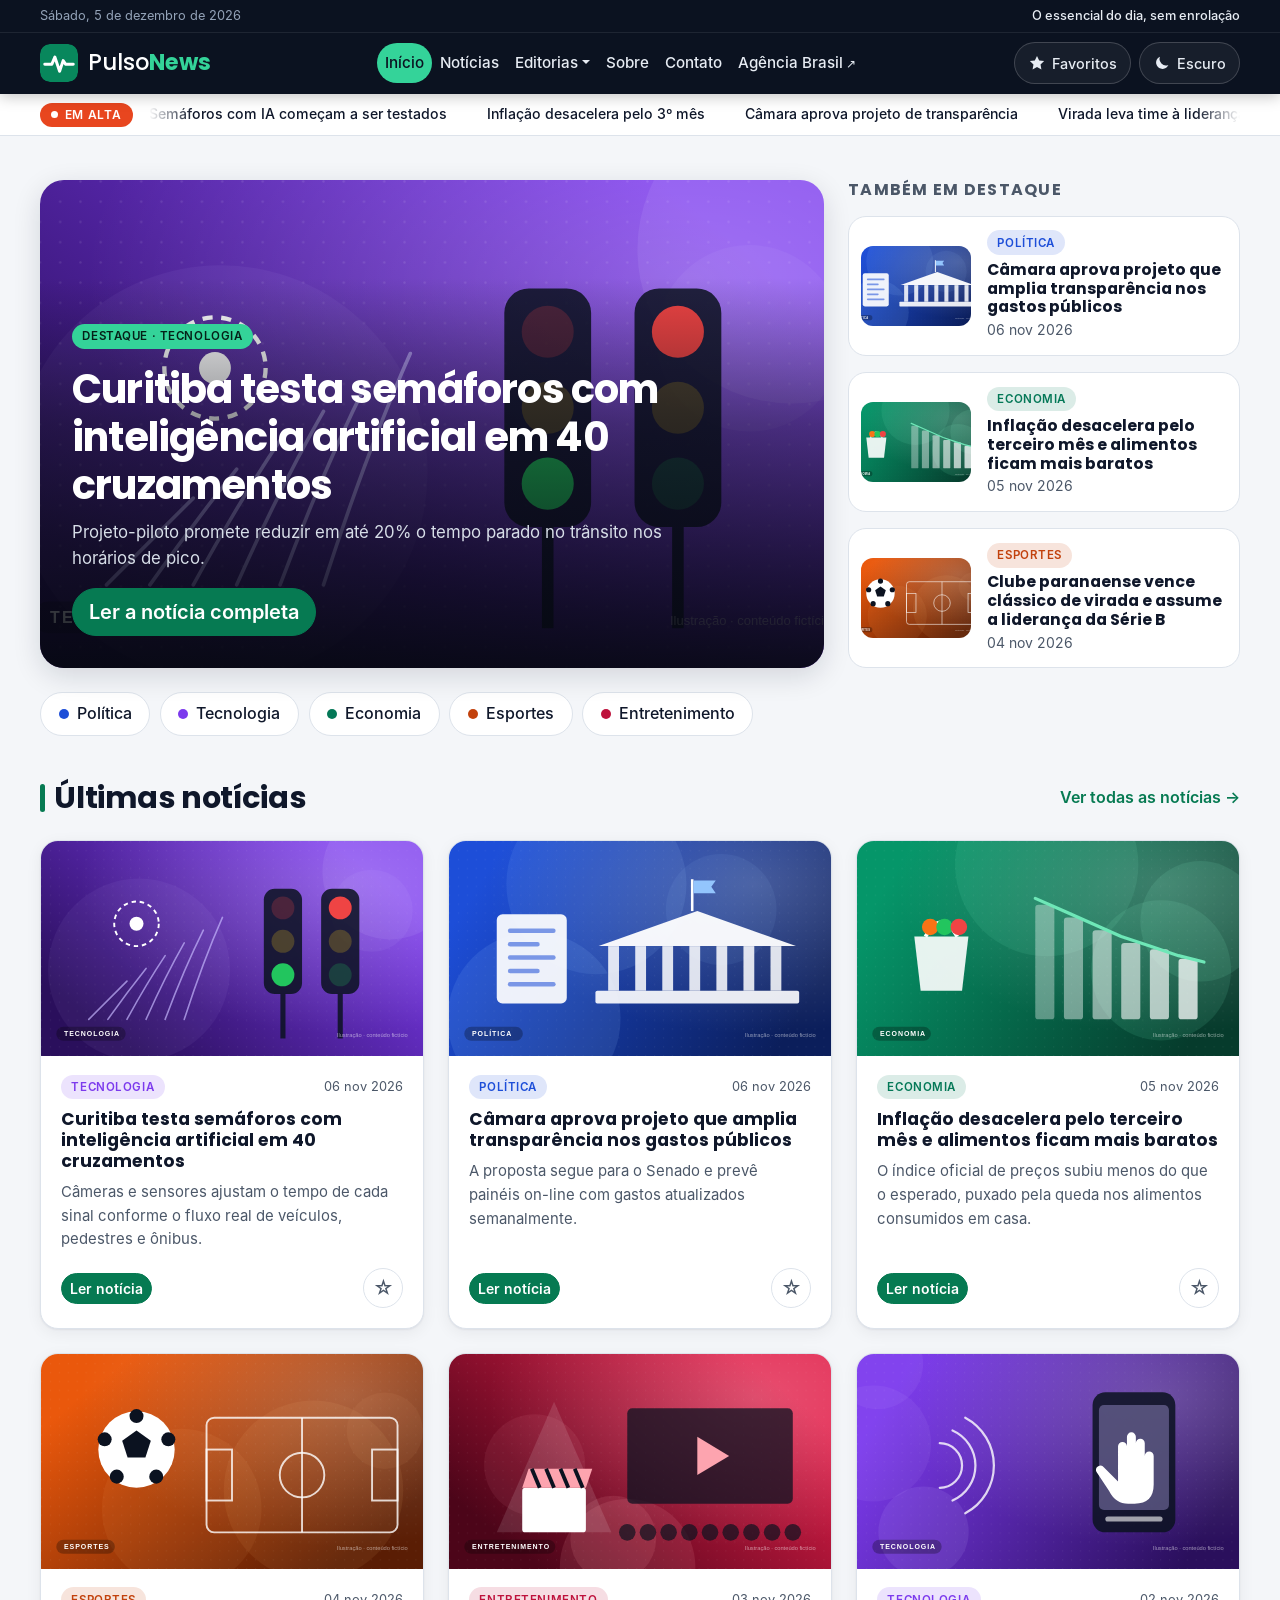
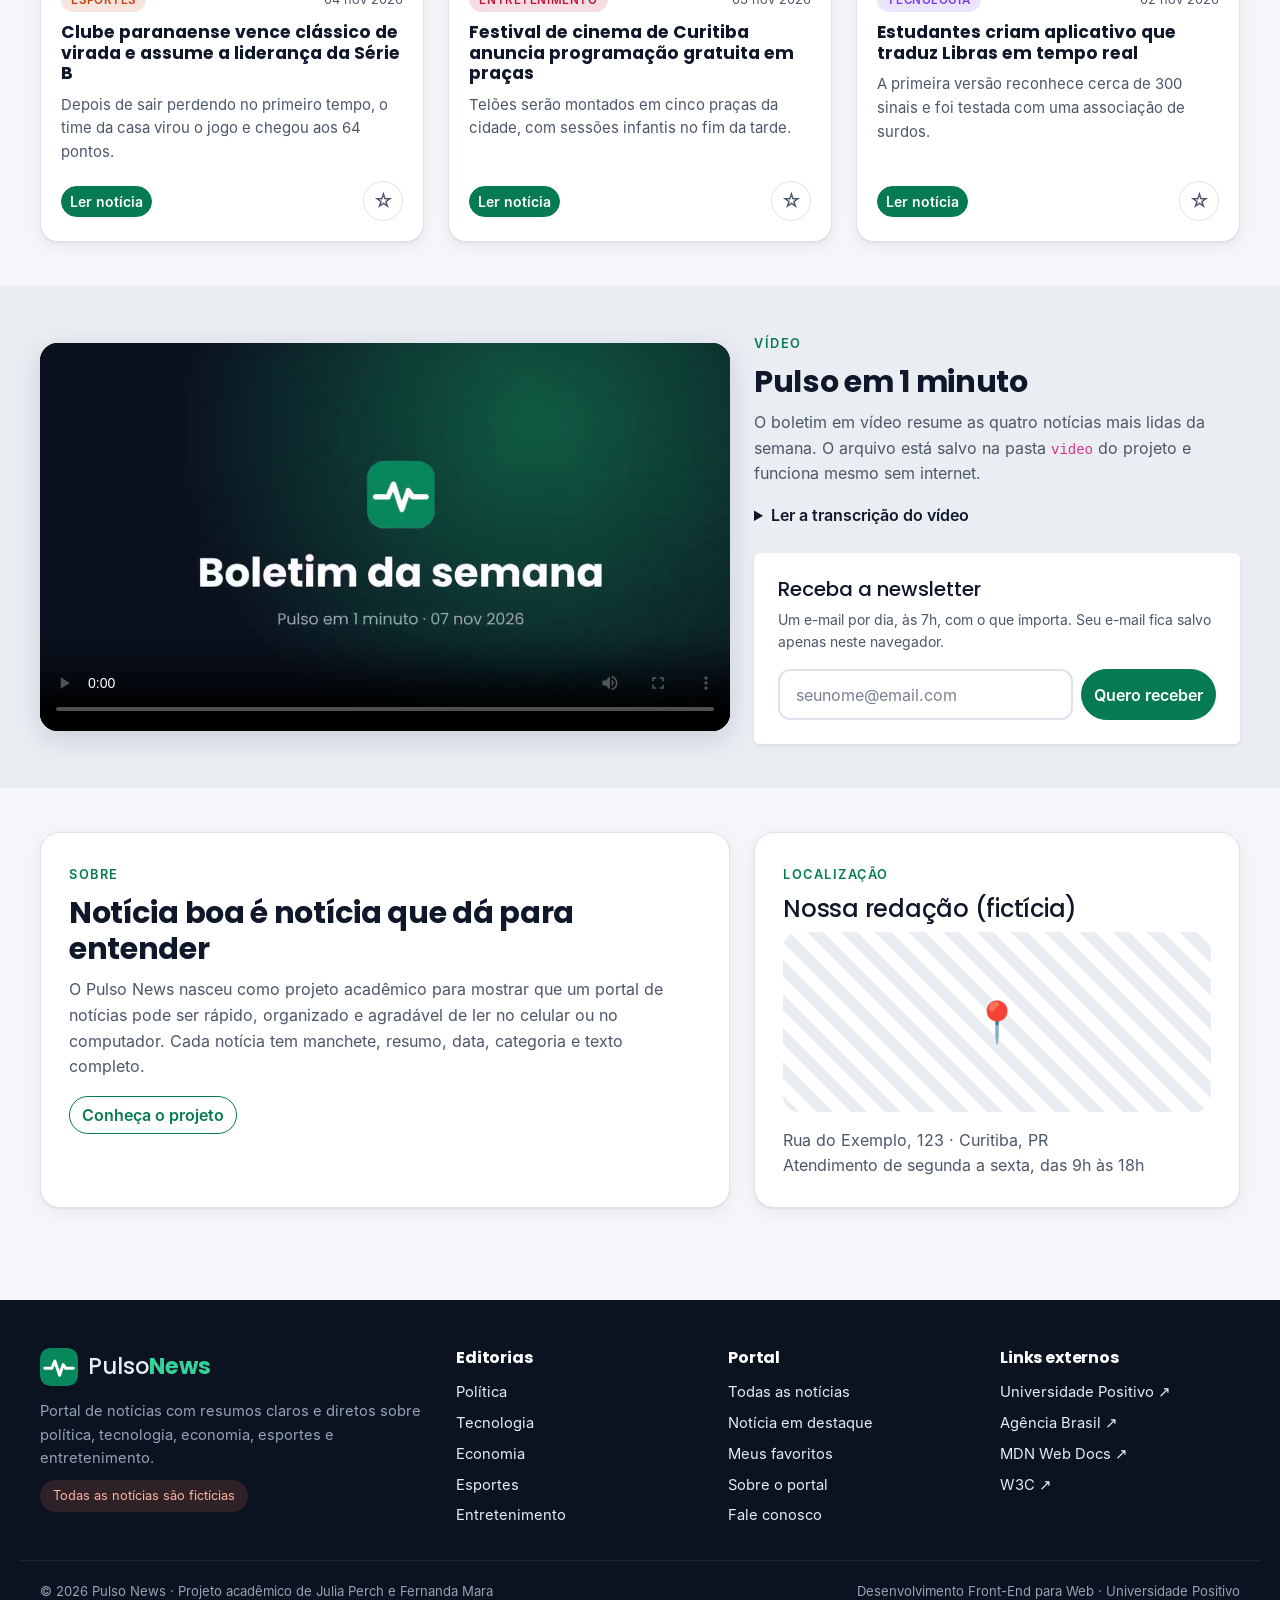
<file: index.html>
<!DOCTYPE html>
<html lang="pt-BR">
<head>
    <meta charset="UTF-8">
    <meta name="viewport" content="width=device-width, initial-scale=1.0">
    <meta name="description" content="Portal de notícias fictício com resumos de política, tecnologia, economia, esportes e entretenimento.">
    <meta name="author" content="Julia Perch e Fernanda Mara">
    <title>Pulso News | O essencial do dia, sem enrolação</title>
    <link rel="icon" href="img/logo-pulso.svg" type="image/svg+xml">
    <link rel="stylesheet" href="lib/bootstrap/bootstrap.min.css">
    <link rel="stylesheet" href="css/temas.css">
    <link rel="stylesheet" href="css/style.css">
    <link rel="stylesheet" href="css/responsive.css">
    <style>
        .destaque-grade {
            display: grid;
            grid-template-columns: 2fr 1fr;
            grid-template-areas: "principal lateral";
            gap: 1.5rem;
        }

        .destaque-principal {
            grid-area: principal;
            position: relative;
            min-height: 460px;
            display: flex;
            align-items: flex-end;
            overflow: hidden;
            border-radius: 24px;
            color: #ffffff;
            box-shadow: var(--sombra-card-hover);
        }

        .destaque-principal img {
            position: absolute;
            inset: 0;
            width: 100%;
            height: 100%;
            object-fit: cover;
            transition: transform 0.6s ease;
        }

        .destaque-principal:hover img {
            transform: scale(1.04);
        }

        .destaque-principal::after {
            content: "";
            position: absolute;
            inset: 0;
            background: linear-gradient(0deg, rgba(5, 8, 15, 0.92) 0%, rgba(5, 8, 15, 0.45) 50%, rgba(5, 8, 15, 0) 80%);
        }

        .destaque-texto {
            position: relative;
            z-index: 1;
            padding: 2rem;
        }

        .destaque-texto h1 {
            color: #ffffff;
            font-size: clamp(1.6rem, 3.4vw, 2.5rem);
        }

        .destaque-texto h1 a {
            color: inherit;
        }

        .destaque-texto p {
            color: #d7dee8;
            font-size: 1.05rem;
            max-width: 640px;
        }

        .destaque-lateral {
            grid-area: lateral;
            display: flex;
            flex-direction: column;
            gap: 1rem;
        }

        .destaque-lateral h2 {
            font-size: 1rem;
            text-transform: uppercase;
            letter-spacing: 0.08em;
            color: var(--cor-texto-suave);
            margin: 0;
        }

        .item-lateral {
            display: flex;
            gap: 1rem;
            align-items: center;
            padding: 0.75rem;
            border-radius: 18px;
            background-color: var(--cor-superficie);
            border: 1px solid var(--cor-borda);
            transition: transform 0.2s ease, border-color 0.2s ease;
        }

        .item-lateral:hover {
            transform: translateX(4px);
            border-color: var(--cor-primaria);
        }

        .item-lateral img {
            width: 110px;
            height: 80px;
            object-fit: cover;
            border-radius: 12px;
            flex-shrink: 0;
        }

        .item-lateral h3 {
            font-size: 0.98rem;
            margin: 0.35rem 0 0;
        }

        .item-lateral h3 a {
            color: var(--cor-texto);
        }

        .chips-editorias {
            display: flex;
            flex-wrap: wrap;
            gap: 0.6rem;
            margin-top: 1.5rem;
        }

        .chip-editoria {
            display: inline-flex;
            align-items: center;
            gap: 0.5rem;
            padding: 0.5rem 1.1rem;
            border-radius: 999px;
            border: 1px solid var(--cor-borda);
            background-color: var(--cor-superficie);
            color: var(--cor-texto);
            font-weight: 500;
            transition: border-color 0.2s ease, color 0.2s ease, transform 0.2s ease;
        }

        .chip-editoria:hover {
            border-color: var(--cor-etiqueta);
            color: var(--cor-etiqueta);
            transform: translateY(-2px);
            text-decoration: none;
        }

        .chip-editoria::before {
            content: "";
            width: 10px;
            height: 10px;
            border-radius: 50%;
            background-color: var(--cor-etiqueta);
        }

        #redacao-mapa {
            display: grid;
            place-items: center;
            min-height: 180px;
            border-radius: 16px;
            background: repeating-linear-gradient(45deg, var(--cor-superficie-alt), var(--cor-superficie-alt) 12px, var(--cor-superficie) 12px, var(--cor-superficie) 24px);
            font-size: 2.5rem;
        }

        @media (max-width: 991.98px) {
            .destaque-grade {
                grid-template-columns: 1fr;
                grid-template-areas: "principal" "lateral";
            }

            .destaque-lateral {
                display: grid;
                grid-template-columns: repeat(3, 1fr);
            }

            .destaque-lateral h2 {
                grid-column: 1 / -1;
            }

            .item-lateral {
                flex-direction: column;
                align-items: stretch;
            }

            .item-lateral img {
                width: 100%;
                height: 120px;
            }
        }

        @media (max-width: 576px) {
            .destaque-principal {
                min-height: 380px;
            }

            .destaque-texto {
                padding: 1.25rem;
            }

            .destaque-lateral {
                grid-template-columns: 1fr;
            }

            .item-lateral {
                flex-direction: row;
                align-items: center;
            }

            .item-lateral img {
                width: 96px;
                height: 72px;
            }
        }
    </style>
    <script src="js/tema.js"></script>
</head>
<body data-framework="bootstrap">
    <a href="#conteudo" class="pular-conteudo">Pular para o conteúdo</a>

    <header class="cabecalho">
        <div class="faixa-topo">
            <div class="container-pulso faixa-topo-conteudo">
                <span id="data-hoje">Pulso News</span>
                <span class="slogan">O essencial do dia, sem enrolação</span>
            </div>
        </div>
        <nav class="navbar navbar-expand-lg navegacao" data-bs-theme="dark" aria-label="Menu principal">
            <div class="container-pulso navegacao-conteudo">
                <a class="navbar-brand marca" href="index.html">
                    <img src="img/logo-pulso.svg" alt="" class="marca-icone" width="38" height="38">
                    <span>Pulso<strong>News</strong></span>
                </a>
                <div class="acoes-cabecalho order-lg-last">
                    <a href="favoritos.html" class="btn-icone" aria-label="Notícias favoritas">
                        <svg viewBox="0 0 24 24" fill="currentColor" aria-hidden="true"><path d="M12 2.5l2.9 6 6.6.9-4.8 4.6 1.2 6.5L12 17.4l-5.9 3.1 1.2-6.5L2.5 9.4l6.6-.9z"/></svg>
                        <span class="rotulo-favoritos">Favoritos</span>
                        <span class="contador-favoritos" hidden>0</span>
                    </a>
                    <button type="button" id="btn-tema" class="btn-icone" aria-label="Ativar modo escuro">
                        <svg class="icone-lua" viewBox="0 0 24 24" fill="currentColor" aria-hidden="true"><path d="M20.5 14.6A8.5 8.5 0 0 1 9.4 3.5 8.5 8.5 0 1 0 20.5 14.6z"/></svg>
                        <svg class="icone-sol" viewBox="0 0 24 24" fill="none" stroke="currentColor" stroke-width="2" stroke-linecap="round" aria-hidden="true"><circle cx="12" cy="12" r="4.5"/><path d="M12 2v2M12 20v2M4.9 4.9l1.4 1.4M17.7 17.7l1.4 1.4M2 12h2M20 12h2M4.9 19.1l1.4-1.4M17.7 6.3l1.4-1.4"/></svg>
                        <span class="texto-tema">Escuro</span>
                    </button>
                    <button class="navbar-toggler" type="button" data-bs-toggle="collapse" data-bs-target="#menu-principal" aria-controls="menu-principal" aria-expanded="false" aria-label="Abrir menu">
                        <span class="navbar-toggler-icon"></span>
                    </button>
                </div>
                <div class="collapse navbar-collapse" id="menu-principal">
                    <ul class="navbar-nav">
                        <li class="nav-item"><a class="nav-link" href="index.html">Início</a></li>
                        <li class="nav-item"><a class="nav-link" href="noticias.html">Notícias</a></li>
                        <li class="nav-item dropdown">
                            <button class="nav-link dropdown-toggle" type="button" data-bs-toggle="dropdown" aria-expanded="false">Editorias</button>
                            <ul class="dropdown-menu">
                                <li><a class="dropdown-item" href="politica.html">Política</a></li>
                                <li><a class="dropdown-item" href="tecnologia.html">Tecnologia</a></li>
                                <li><a class="dropdown-item" href="economia.html">Economia</a></li>
                                <li><a class="dropdown-item" href="esportes.html">Esportes</a></li>
                                <li><a class="dropdown-item" href="entretenimento.html">Entretenimento</a></li>
                            </ul>
                        </li>
                        <li class="nav-item"><a class="nav-link" href="sobre.html">Sobre</a></li>
                        <li class="nav-item"><a class="nav-link" href="contato.html">Contato</a></li>
                        <li class="nav-item"><a class="nav-link link-externo" href="https://agenciabrasil.ebc.com.br/" target="_blank" rel="noopener noreferrer">Agência Brasil</a></li>
                    </ul>
                </div>
            </div>
        </nav>
    </header>

    <section class="em-alta" aria-label="Notícias em alta">
        <div class="container-pulso em-alta-conteudo">
            <span class="em-alta-rotulo">Em alta</span>
            <div class="em-alta-trilho">
                <ul class="em-alta-lista">
                    <li><a href="noticia-destaque.html?id=1">Semáforos com IA começam a ser testados</a></li>
                    <li><a href="noticia-destaque.html?id=2">Inflação desacelera pelo 3º mês</a></li>
                    <li><a href="noticia-destaque.html?id=4">Câmara aprova projeto de transparência</a></li>
                    <li><a href="noticia-destaque.html?id=3">Virada leva time à liderança da Série B</a></li>
                    <li><a href="noticia-destaque.html?id=6">App traduz Libras em tempo real</a></li>
                    <li><a href="noticia-destaque.html?id=11">Como se proteger de golpes por mensagem</a></li>
                </ul>
            </div>
        </div>
    </section>

    <main id="conteudo">
        <section class="secao" aria-labelledby="titulo-destaque">
            <div class="container-pulso">
                <div class="destaque-grade">
                    <article class="destaque-principal">
                        <img src="img/noticia-01.svg" alt="Ilustração de semáforos inteligentes em um cruzamento">
                        <div class="destaque-texto">
                            <a href="tecnologia.html" class="etiqueta etiqueta-tecnologia" style="background-color: #34d399; color: #052118;">Destaque · Tecnologia</a>
                            <h1 id="titulo-destaque" class="mt-3"><a href="noticia-destaque.html?id=1">Curitiba testa semáforos com inteligência artificial em 40 cruzamentos</a></h1>
                            <p>Projeto-piloto promete reduzir em até 20% o tempo parado no trânsito nos horários de pico.</p>
                            <a href="noticia-destaque.html?id=1" class="btn btn-primary btn-lg">Ler a notícia completa</a>
                        </div>
                    </article>
                    <aside class="destaque-lateral" aria-label="Outros destaques">
                        <h2>Também em destaque</h2>
                        <article class="item-lateral">
                            <img src="img/noticia-04.svg" alt="Ilustração: Câmara aprova projeto que amplia transparência nos gastos públicos" width="110" height="80">
                            <div>
                                <a href="politica.html" class="etiqueta etiqueta-politica">Política</a>
                                <h3><a href="noticia-destaque.html?id=4">Câmara aprova projeto que amplia transparência nos gastos públicos</a></h3>
                                <time class="small texto-suave" datetime="2026-11-06">06 nov 2026</time>
                            </div>
                        </article>
                        <article class="item-lateral">
                            <img src="img/noticia-02.svg" alt="Ilustração: Inflação desacelera pelo terceiro mês e alimentos ficam mais baratos" width="110" height="80">
                            <div>
                                <a href="economia.html" class="etiqueta etiqueta-economia">Economia</a>
                                <h3><a href="noticia-destaque.html?id=2">Inflação desacelera pelo terceiro mês e alimentos ficam mais baratos</a></h3>
                                <time class="small texto-suave" datetime="2026-11-05">05 nov 2026</time>
                            </div>
                        </article>
                        <article class="item-lateral">
                            <img src="img/noticia-03.svg" alt="Ilustração: Clube paranaense vence clássico de virada e assume a liderança da Série B" width="110" height="80">
                            <div>
                                <a href="esportes.html" class="etiqueta etiqueta-esportes">Esportes</a>
                                <h3><a href="noticia-destaque.html?id=3">Clube paranaense vence clássico de virada e assume a liderança da Série B</a></h3>
                                <time class="small texto-suave" datetime="2026-11-04">04 nov 2026</time>
                            </div>
                        </article>
                    </aside>
                </div>
                <nav class="chips-editorias" aria-label="Navegue por editoria">
                    <a href="politica.html" class="chip-editoria etiqueta-politica">Política</a>
                    <a href="tecnologia.html" class="chip-editoria etiqueta-tecnologia">Tecnologia</a>
                    <a href="economia.html" class="chip-editoria etiqueta-economia">Economia</a>
                    <a href="esportes.html" class="chip-editoria etiqueta-esportes">Esportes</a>
                    <a href="entretenimento.html" class="chip-editoria etiqueta-entretenimento">Entretenimento</a>
                </nav>
            </div>
        </section>

        <section class="secao pt-0" aria-labelledby="titulo-ultimas">
            <div class="container-pulso">
                <div class="titulo-secao">
                    <h2 id="titulo-ultimas">Últimas notícias</h2>
                    <a href="noticias.html">Ver todas as notícias →</a>
                </div>
                <div id="ultimas-noticias" class="grade-noticias" data-limite="6" aria-live="polite"></div>
            </div>
        </section>

        <section class="secao secao-alternada" aria-labelledby="titulo-video">
            <div class="container-pulso">
                <div class="row g-4 align-items-center">
                    <div class="col-lg-7">
                        <video class="midia-video" controls preload="metadata" poster="img/boletim-capa.jpg">
                            <source src="video/boletim-pulso.mp4" type="video/mp4">
                            Seu navegador não suporta vídeo em HTML5.
                        </video>
                    </div>
                    <div class="col-lg-5">
                        <span class="sobretitulo">Vídeo</span>
                        <h2 id="titulo-video">Pulso em 1 minuto</h2>
                        <p class="texto-suave">O boletim em vídeo resume as quatro notícias mais lidas da semana. O arquivo está salvo na pasta <code>video</code> do projeto e funciona mesmo sem internet.</p>
                        <details class="mb-4">
                            <summary class="fw-semibold">Ler a transcrição do vídeo</summary>
                            <p class="small texto-suave mt-2 mb-0">Olá! Este é o Pulso em um minuto. Em tecnologia, semáforos com inteligência artificial começam a ser testados em quarenta cruzamentos. Na economia, a inflação desacelera pelo terceiro mês seguido. Em política, a Câmara aprova projeto de transparência nos gastos públicos. Nos esportes, uma virada no clássico leva o time da casa à liderança da Série B.</p>
                        </details>
                        <div class="card border-0 shadow-sm">
                            <div class="card-body p-4">
                                <h3 class="card-title h5">Receba a newsletter</h3>
                                <p class="card-text texto-suave small">Um e-mail por dia, às 7h, com o que importa. Seu e-mail fica salvo apenas neste navegador.</p>
                                <div id="alerta-newsletter" aria-live="polite"></div>
                                <form id="formulario-newsletter" class="d-flex flex-column flex-sm-row gap-2">
                                    <label for="email-newsletter" class="visually-hidden">Seu e-mail</label>
                                    <input type="email" id="email-newsletter" name="email" class="form-control campo" placeholder="seunome@email.com" required minlength="6" pattern="[a-zA-Z0-9._%+\-]+@[a-zA-Z0-9.\-]+\.[a-zA-Z]{2,}">
                                    <button type="submit" class="btn btn-primary text-nowrap">Quero receber</button>
                                </form>
                            </div>
                        </div>
                    </div>
                </div>
            </div>
        </section>

        <section class="secao" aria-labelledby="titulo-sobre-home">
            <div class="container-pulso">
                <div class="row g-4">
                    <div class="col-lg-7">
                        <div class="caixa h-100">
                            <span class="sobretitulo">Sobre</span>
                            <h2 id="titulo-sobre-home">Notícia boa é notícia que dá para entender</h2>
                            <p class="texto-suave">O Pulso News nasceu como projeto acadêmico para mostrar que um portal de notícias pode ser rápido, organizado e agradável de ler no celular ou no computador. Cada notícia tem manchete, resumo, data, categoria e texto completo.</p>
                            <a href="sobre.html" class="btn btn-outline-primary">Conheça o projeto</a>
                        </div>
                    </div>
                    <div class="col-lg-5">
                        <div class="caixa h-100">
                            <span class="sobretitulo">Localização</span>
                            <h2 class="h4">Nossa redação (fictícia)</h2>
                            <div id="redacao-mapa" role="img" aria-label="Ilustração de mapa">📍</div>
                            <address class="mt-3 mb-0 texto-suave">Rua do Exemplo, 123 · Curitiba, PR<br>Atendimento de segunda a sexta, das 9h às 18h</address>
                        </div>
                    </div>
                </div>
            </div>
        </section>
    </main>

    <footer class="rodape">
        <div class="container-pulso rodape-grade">
            <section>
                <a class="marca" href="index.html">
                    <img src="img/logo-pulso.svg" alt="" class="marca-icone" width="38" height="38">
                    <span>Pulso<strong>News</strong></span>
                </a>
                <p>Portal de notícias com resumos claros e diretos sobre política, tecnologia, economia, esportes e entretenimento.</p>
                <span class="aviso-ficticio">Todas as notícias são fictícias</span>
            </section>
            <nav aria-label="Editorias">
                <h2>Editorias</h2>
                <ul class="rodape-lista">
                    <li><a href="politica.html">Política</a></li>
                    <li><a href="tecnologia.html">Tecnologia</a></li>
                    <li><a href="economia.html">Economia</a></li>
                    <li><a href="esportes.html">Esportes</a></li>
                    <li><a href="entretenimento.html">Entretenimento</a></li>
                </ul>
            </nav>
            <nav aria-label="Portal">
                <h2>Portal</h2>
                <ul class="rodape-lista">
                    <li><a href="noticias.html">Todas as notícias</a></li>
                    <li><a href="noticia-destaque.html">Notícia em destaque</a></li>
                    <li><a href="favoritos.html">Meus favoritos</a></li>
                    <li><a href="sobre.html">Sobre o portal</a></li>
                    <li><a href="contato.html">Fale conosco</a></li>
                </ul>
            </nav>
            <section>
                <h2>Links externos</h2>
                <ul class="rodape-lista">
                    <li><a href="https://www.up.edu.br/" target="_blank" rel="noopener noreferrer">Universidade Positivo ↗</a></li>
                    <li><a href="https://agenciabrasil.ebc.com.br/" target="_blank" rel="noopener noreferrer">Agência Brasil ↗</a></li>
                    <li><a href="https://developer.mozilla.org/pt-BR/" target="_blank" rel="noopener noreferrer">MDN Web Docs ↗</a></li>
                    <li><a href="https://www.w3.org/" target="_blank" rel="noopener noreferrer">W3C ↗</a></li>
                </ul>
            </section>
        </div>
        <div class="container-pulso rodape-base">
            <p>© <span class="ano-atual">2026</span> Pulso News · Projeto acadêmico de Julia Perch e Fernanda Mara</p>
            <p>Desenvolvimento Front-End para Web · Universidade Positivo</p>
        </div>
    </footer>

    <button type="button" id="btn-topo" aria-label="Voltar ao topo">↑</button>

    <script src="lib/bootstrap/bootstrap.bundle.min.js"></script>
    <script src="js/noticias.js"></script>
    <script src="js/main.js"></script>
    <script src="js/formulario.js"></script>
</body>
</html>
</file>
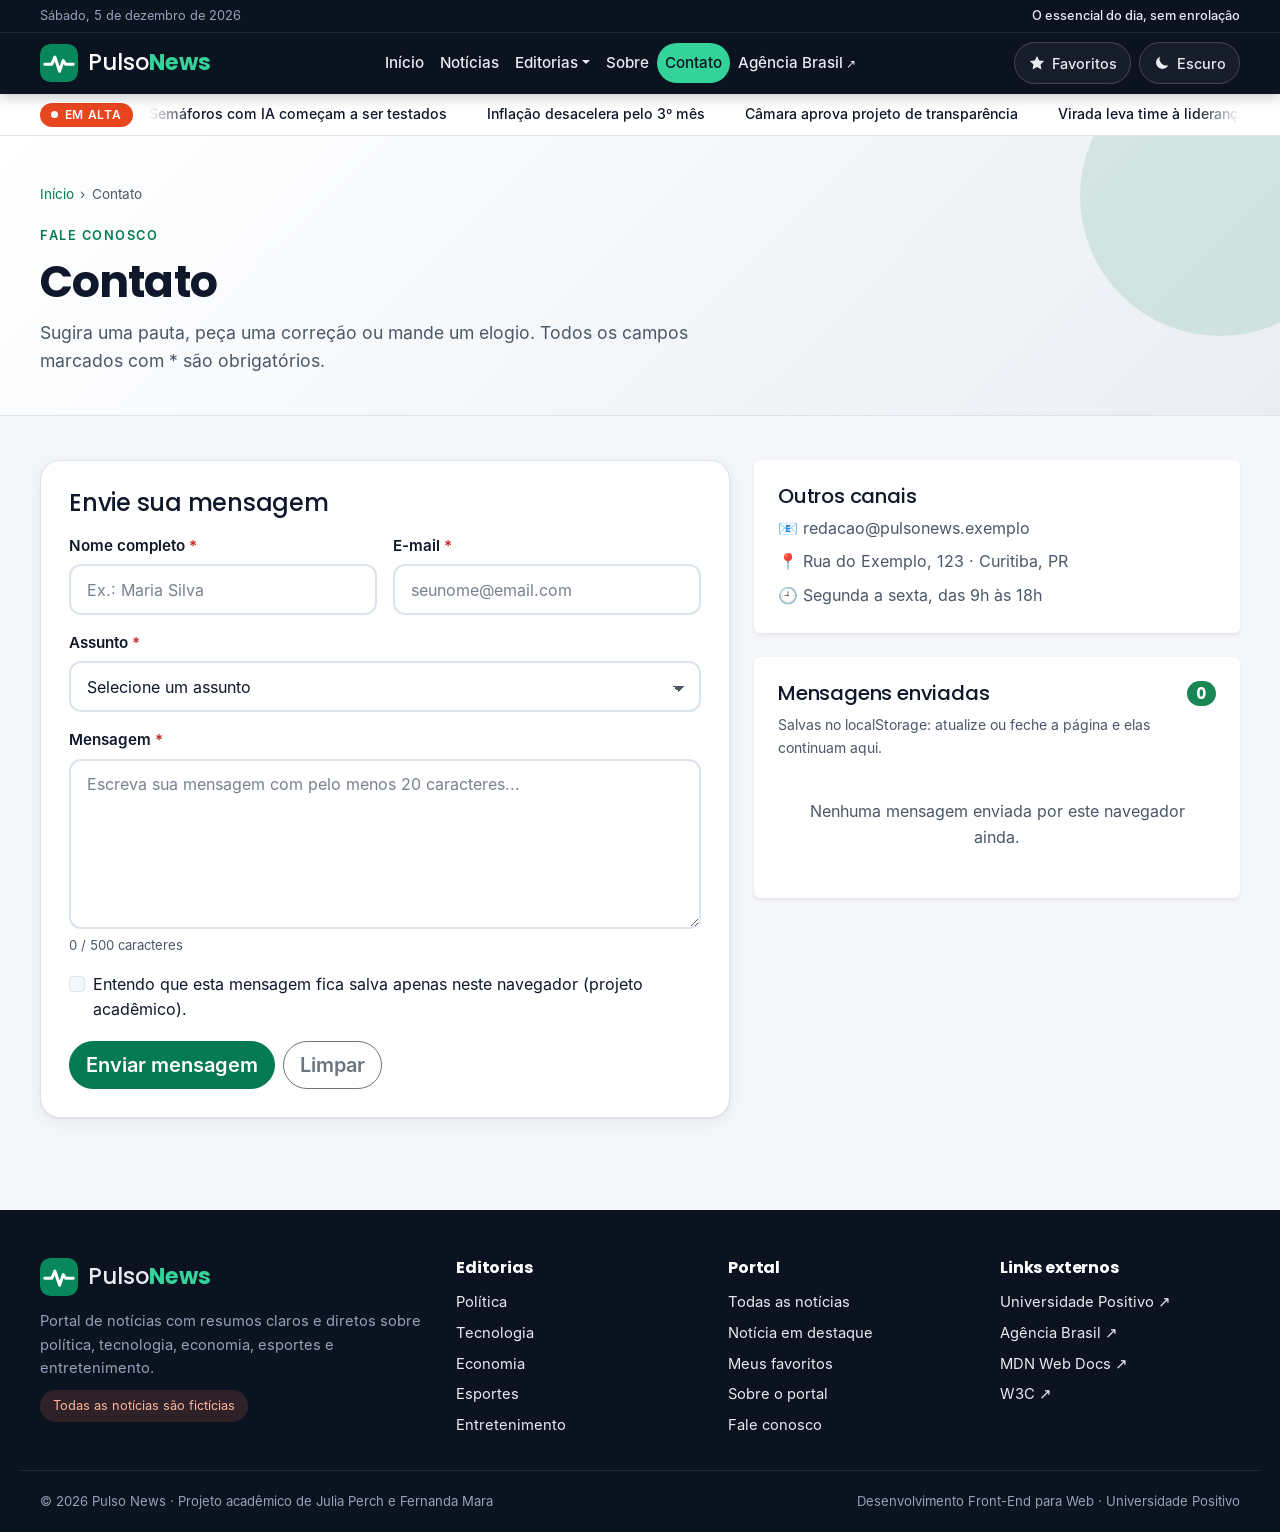
<file: contato.html>
<!DOCTYPE html>
<html lang="pt-BR">
<head>
    <meta charset="UTF-8">
    <meta name="viewport" content="width=device-width, initial-scale=1.0">
    <meta name="description" content="Entre em contato com a redação do Pulso News.">
    <meta name="author" content="Julia Perch e Fernanda Mara">
    <title>Contato | Pulso News</title>
    <link rel="icon" href="img/logo-pulso.svg" type="image/svg+xml">
    <link rel="stylesheet" href="lib/bootstrap/bootstrap.min.css">
    <link rel="stylesheet" href="css/temas.css">
    <link rel="stylesheet" href="css/style.css">
    <link rel="stylesheet" href="css/responsive.css">
    <script src="js/tema.js"></script>
</head>
<body data-framework="bootstrap">
    <a href="#conteudo" class="pular-conteudo">Pular para o conteúdo</a>

    <header class="cabecalho">
        <div class="faixa-topo">
            <div class="container-pulso faixa-topo-conteudo">
                <span id="data-hoje">Pulso News</span>
                <span class="slogan">O essencial do dia, sem enrolação</span>
            </div>
        </div>
        <nav class="navbar navbar-expand-lg navegacao" data-bs-theme="dark" aria-label="Menu principal">
            <div class="container-pulso navegacao-conteudo">
                <a class="navbar-brand marca" href="index.html">
                    <img src="img/logo-pulso.svg" alt="" class="marca-icone" width="38" height="38">
                    <span>Pulso<strong>News</strong></span>
                </a>
                <div class="acoes-cabecalho order-lg-last">
                    <a href="favoritos.html" class="btn-icone" aria-label="Notícias favoritas">
                        <svg viewBox="0 0 24 24" fill="currentColor" aria-hidden="true"><path d="M12 2.5l2.9 6 6.6.9-4.8 4.6 1.2 6.5L12 17.4l-5.9 3.1 1.2-6.5L2.5 9.4l6.6-.9z"/></svg>
                        <span class="rotulo-favoritos">Favoritos</span>
                        <span class="contador-favoritos" hidden>0</span>
                    </a>
                    <button type="button" id="btn-tema" class="btn-icone" aria-label="Ativar modo escuro">
                        <svg class="icone-lua" viewBox="0 0 24 24" fill="currentColor" aria-hidden="true"><path d="M20.5 14.6A8.5 8.5 0 0 1 9.4 3.5 8.5 8.5 0 1 0 20.5 14.6z"/></svg>
                        <svg class="icone-sol" viewBox="0 0 24 24" fill="none" stroke="currentColor" stroke-width="2" stroke-linecap="round" aria-hidden="true"><circle cx="12" cy="12" r="4.5"/><path d="M12 2v2M12 20v2M4.9 4.9l1.4 1.4M17.7 17.7l1.4 1.4M2 12h2M20 12h2M4.9 19.1l1.4-1.4M17.7 6.3l1.4-1.4"/></svg>
                        <span class="texto-tema">Escuro</span>
                    </button>
                    <button class="navbar-toggler" type="button" data-bs-toggle="collapse" data-bs-target="#menu-principal" aria-controls="menu-principal" aria-expanded="false" aria-label="Abrir menu">
                        <span class="navbar-toggler-icon"></span>
                    </button>
                </div>
                <div class="collapse navbar-collapse" id="menu-principal">
                    <ul class="navbar-nav">
                        <li class="nav-item"><a class="nav-link" href="index.html">Início</a></li>
                        <li class="nav-item"><a class="nav-link" href="noticias.html">Notícias</a></li>
                        <li class="nav-item dropdown">
                            <button class="nav-link dropdown-toggle" type="button" data-bs-toggle="dropdown" aria-expanded="false">Editorias</button>
                            <ul class="dropdown-menu">
                                <li><a class="dropdown-item" href="politica.html">Política</a></li>
                                <li><a class="dropdown-item" href="tecnologia.html">Tecnologia</a></li>
                                <li><a class="dropdown-item" href="economia.html">Economia</a></li>
                                <li><a class="dropdown-item" href="esportes.html">Esportes</a></li>
                                <li><a class="dropdown-item" href="entretenimento.html">Entretenimento</a></li>
                            </ul>
                        </li>
                        <li class="nav-item"><a class="nav-link" href="sobre.html">Sobre</a></li>
                        <li class="nav-item"><a class="nav-link" href="contato.html">Contato</a></li>
                        <li class="nav-item"><a class="nav-link link-externo" href="https://agenciabrasil.ebc.com.br/" target="_blank" rel="noopener noreferrer">Agência Brasil</a></li>
                    </ul>
                </div>
            </div>
        </nav>
    </header>

    <section class="em-alta" aria-label="Notícias em alta">
        <div class="container-pulso em-alta-conteudo">
            <span class="em-alta-rotulo">Em alta</span>
            <div class="em-alta-trilho">
                <ul class="em-alta-lista">
                    <li><a href="noticia-destaque.html?id=1">Semáforos com IA começam a ser testados</a></li>
                    <li><a href="noticia-destaque.html?id=2">Inflação desacelera pelo 3º mês</a></li>
                    <li><a href="noticia-destaque.html?id=4">Câmara aprova projeto de transparência</a></li>
                    <li><a href="noticia-destaque.html?id=3">Virada leva time à liderança da Série B</a></li>
                    <li><a href="noticia-destaque.html?id=6">App traduz Libras em tempo real</a></li>
                    <li><a href="noticia-destaque.html?id=11">Como se proteger de golpes por mensagem</a></li>
                </ul>
            </div>
        </div>
    </section>

    <main id="conteudo">
        <section class="cabecalho-pagina">
            <div class="container-pulso">
                <nav aria-label="Você está em">
                    <ol class="trilha-navegacao">
                        <li><a href="index.html">Início</a></li>
                        <li>Contato</li>
                    </ol>
                </nav>
                <span class="sobretitulo">Fale conosco</span>
                <h1>Contato</h1>
                <p>Sugira uma pauta, peça uma correção ou mande um elogio. Todos os campos marcados com * são obrigatórios.</p>
            </div>
        </section>

        <section class="secao">
            <div class="container-pulso">
                <div class="row g-4">
                    <div class="col-lg-7">
                        <div class="caixa">
                            <h2 class="h4 mb-3">Envie sua mensagem</h2>
                            <div id="alerta-contato" aria-live="polite"></div>
                            <form id="formulario-contato" class="row g-3" action="#" method="post">
                                <div class="col-md-6">
                                    <label for="nome" class="form-label rotulo">Nome completo <span class="obrigatorio">*</span></label>
                                    <input type="text" id="nome" name="nome" class="form-control campo" placeholder="Ex.: Maria Silva" required minlength="3" maxlength="60" pattern="[A-Za-zÀ-ÿ ]+" autocomplete="name">
                                    <span class="mensagem-erro">Use apenas letras e espaços, com pelo menos 3 caracteres.</span>
                                </div>
                                <div class="col-md-6">
                                    <label for="email" class="form-label rotulo">E-mail <span class="obrigatorio">*</span></label>
                                    <input type="email" id="email" name="email" class="form-control campo" placeholder="seunome@email.com" required minlength="6" pattern="[a-zA-Z0-9._%+\-]+@[a-zA-Z0-9.\-]+\.[a-zA-Z]{2,}" autocomplete="email">
                                    <span class="mensagem-erro">Digite um e-mail válido, como nome@dominio.com.</span>
                                </div>
                                <div class="col-12">
                                    <label for="assunto" class="form-label rotulo">Assunto <span class="obrigatorio">*</span></label>
                                    <select id="assunto" name="assunto" class="form-select campo" required>
                                        <option value="" selected disabled>Selecione um assunto</option>
                                        <option value="sugestao">Sugestão de pauta</option>
                                        <option value="correcao">Correção de notícia</option>
                                        <option value="parceria">Parceria</option>
                                        <option value="elogio">Elogio</option>
                                        <option value="outro">Outro assunto</option>
                                    </select>
                                    <span class="mensagem-erro">Escolha um dos assuntos da lista.</span>
                                </div>
                                <div class="col-12">
                                    <label for="mensagem" class="form-label rotulo">Mensagem <span class="obrigatorio">*</span></label>
                                    <textarea id="mensagem" name="mensagem" class="form-control campo" placeholder="Escreva sua mensagem com pelo menos 20 caracteres..." required minlength="20" maxlength="500" rows="6"></textarea>
                                    <span class="mensagem-erro">A mensagem precisa ter pelo menos 20 caracteres.</span>
                                    <span id="contador-caracteres" class="dica-campo">0 / 500 caracteres</span>
                                </div>
                                <div class="col-12">
                                    <div class="form-check">
                                        <input class="form-check-input" type="checkbox" id="aceite" name="aceite" required>
                                        <label class="form-check-label" for="aceite">Entendo que esta mensagem fica salva apenas neste navegador (projeto acadêmico).</label>
                                    </div>
                                </div>
                                <div class="col-12 d-flex flex-wrap gap-2">
                                    <button type="submit" class="btn btn-primary btn-lg">Enviar mensagem</button>
                                    <button type="reset" class="btn btn-outline-secondary btn-lg">Limpar</button>
                                </div>
                            </form>
                        </div>
                    </div>
                    <div class="col-lg-5">
                        <aside class="d-flex flex-column gap-4" aria-label="Informações de contato">
                            <div class="card border-0 shadow-sm">
                                <div class="card-body p-4">
                                    <h2 class="card-title h5">Outros canais</h2>
                                    <ul class="list-unstyled mb-0 texto-suave">
                                        <li class="mb-2">📧 redacao@pulsonews.exemplo</li>
                                        <li class="mb-2">📍 Rua do Exemplo, 123 · Curitiba, PR</li>
                                        <li>🕘 Segunda a sexta, das 9h às 18h</li>
                                    </ul>
                                </div>
                            </div>
                            <section class="card border-0 shadow-sm">
                                <div class="card-body p-4">
                                    <h2 class="card-title h5 d-flex align-items-center justify-content-between">Mensagens enviadas <span id="total-mensagens" class="badge rounded-pill text-bg-success">0</span></h2>
                                    <p class="small texto-suave">Salvas no localStorage: atualize ou feche a página e elas continuam aqui.</p>
                                    <ul id="lista-mensagens" class="list-group list-group-flush"></ul>
                                </div>
                            </section>
                        </aside>
                    </div>
                </div>
            </div>
        </section>
    </main>

    <footer class="rodape">
        <div class="container-pulso rodape-grade">
            <section>
                <a class="marca" href="index.html">
                    <img src="img/logo-pulso.svg" alt="" class="marca-icone" width="38" height="38">
                    <span>Pulso<strong>News</strong></span>
                </a>
                <p>Portal de notícias com resumos claros e diretos sobre política, tecnologia, economia, esportes e entretenimento.</p>
                <span class="aviso-ficticio">Todas as notícias são fictícias</span>
            </section>
            <nav aria-label="Editorias">
                <h2>Editorias</h2>
                <ul class="rodape-lista">
                    <li><a href="politica.html">Política</a></li>
                    <li><a href="tecnologia.html">Tecnologia</a></li>
                    <li><a href="economia.html">Economia</a></li>
                    <li><a href="esportes.html">Esportes</a></li>
                    <li><a href="entretenimento.html">Entretenimento</a></li>
                </ul>
            </nav>
            <nav aria-label="Portal">
                <h2>Portal</h2>
                <ul class="rodape-lista">
                    <li><a href="noticias.html">Todas as notícias</a></li>
                    <li><a href="noticia-destaque.html">Notícia em destaque</a></li>
                    <li><a href="favoritos.html">Meus favoritos</a></li>
                    <li><a href="sobre.html">Sobre o portal</a></li>
                    <li><a href="contato.html">Fale conosco</a></li>
                </ul>
            </nav>
            <section>
                <h2>Links externos</h2>
                <ul class="rodape-lista">
                    <li><a href="https://www.up.edu.br/" target="_blank" rel="noopener noreferrer">Universidade Positivo ↗</a></li>
                    <li><a href="https://agenciabrasil.ebc.com.br/" target="_blank" rel="noopener noreferrer">Agência Brasil ↗</a></li>
                    <li><a href="https://developer.mozilla.org/pt-BR/" target="_blank" rel="noopener noreferrer">MDN Web Docs ↗</a></li>
                    <li><a href="https://www.w3.org/" target="_blank" rel="noopener noreferrer">W3C ↗</a></li>
                </ul>
            </section>
        </div>
        <div class="container-pulso rodape-base">
            <p>© <span class="ano-atual">2026</span> Pulso News · Projeto acadêmico de Julia Perch e Fernanda Mara</p>
            <p>Desenvolvimento Front-End para Web · Universidade Positivo</p>
        </div>
    </footer>

    <button type="button" id="btn-topo" aria-label="Voltar ao topo">↑</button>

    <script src="lib/bootstrap/bootstrap.bundle.min.js"></script>
    <script src="js/noticias.js"></script>
    <script src="js/main.js"></script>
    <script src="js/formulario.js"></script>
</body>
</html>
</file>
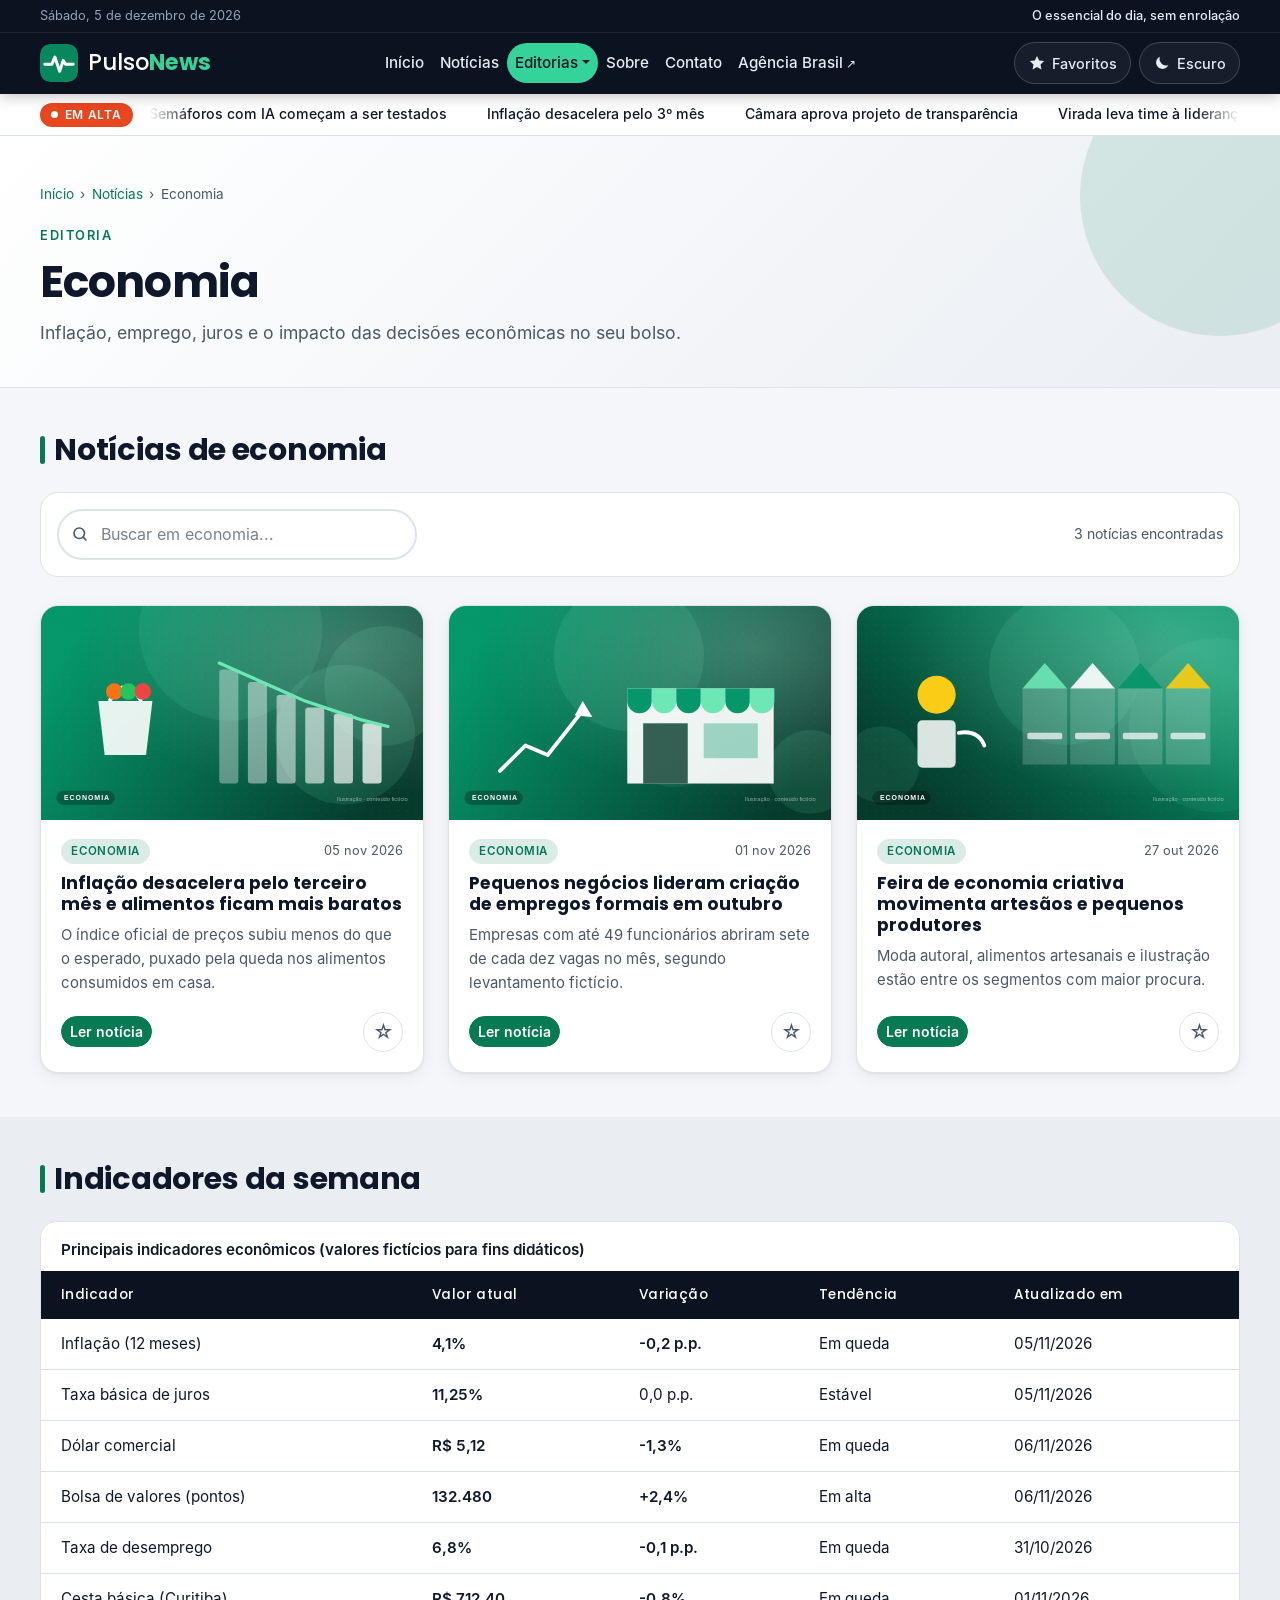
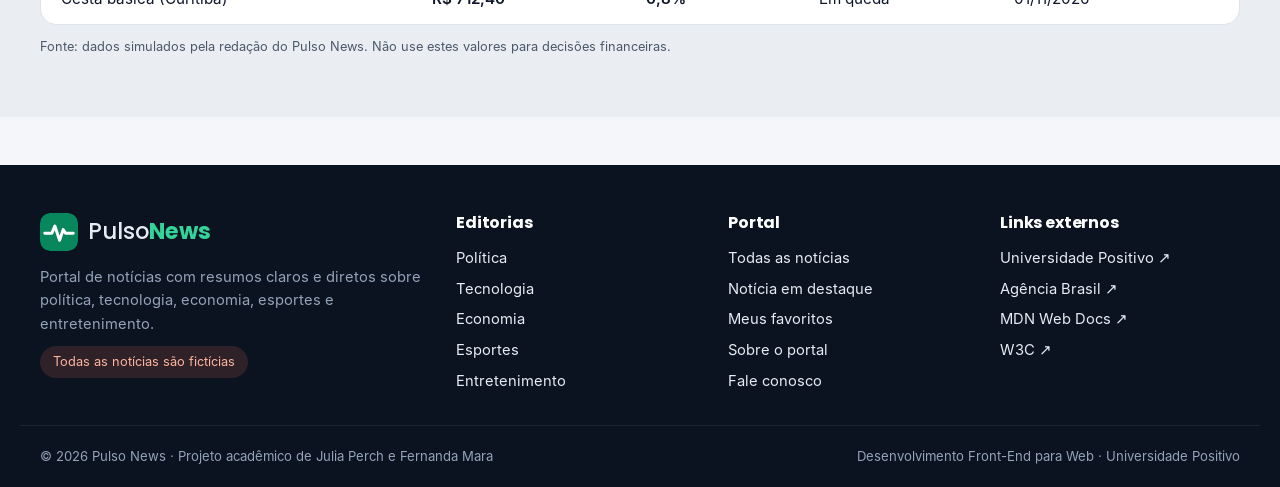
<file: economia.html>
<!DOCTYPE html>
<html lang="pt-BR">
<head>
    <meta charset="UTF-8">
    <meta name="viewport" content="width=device-width, initial-scale=1.0">
    <meta name="description" content="Notícias de economia do Pulso News.">
    <meta name="author" content="Julia Perch e Fernanda Mara">
    <title>Economia | Pulso News</title>
    <link rel="icon" href="img/logo-pulso.svg" type="image/svg+xml">
    <link rel="stylesheet" href="lib/bootstrap/bootstrap.min.css">
    <link rel="stylesheet" href="css/temas.css">
    <link rel="stylesheet" href="css/style.css">
    <link rel="stylesheet" href="css/responsive.css">
    <script src="js/tema.js"></script>
</head>
<body data-framework="bootstrap" data-categoria="economia" class="pagina-economia">
    <a href="#conteudo" class="pular-conteudo">Pular para o conteúdo</a>

    <header class="cabecalho">
        <div class="faixa-topo">
            <div class="container-pulso faixa-topo-conteudo">
                <span id="data-hoje">Pulso News</span>
                <span class="slogan">O essencial do dia, sem enrolação</span>
            </div>
        </div>
        <nav class="navbar navbar-expand-lg navegacao" data-bs-theme="dark" aria-label="Menu principal">
            <div class="container-pulso navegacao-conteudo">
                <a class="navbar-brand marca" href="index.html">
                    <img src="img/logo-pulso.svg" alt="" class="marca-icone" width="38" height="38">
                    <span>Pulso<strong>News</strong></span>
                </a>
                <div class="acoes-cabecalho order-lg-last">
                    <a href="favoritos.html" class="btn-icone" aria-label="Notícias favoritas">
                        <svg viewBox="0 0 24 24" fill="currentColor" aria-hidden="true"><path d="M12 2.5l2.9 6 6.6.9-4.8 4.6 1.2 6.5L12 17.4l-5.9 3.1 1.2-6.5L2.5 9.4l6.6-.9z"/></svg>
                        <span class="rotulo-favoritos">Favoritos</span>
                        <span class="contador-favoritos" hidden>0</span>
                    </a>
                    <button type="button" id="btn-tema" class="btn-icone" aria-label="Ativar modo escuro">
                        <svg class="icone-lua" viewBox="0 0 24 24" fill="currentColor" aria-hidden="true"><path d="M20.5 14.6A8.5 8.5 0 0 1 9.4 3.5 8.5 8.5 0 1 0 20.5 14.6z"/></svg>
                        <svg class="icone-sol" viewBox="0 0 24 24" fill="none" stroke="currentColor" stroke-width="2" stroke-linecap="round" aria-hidden="true"><circle cx="12" cy="12" r="4.5"/><path d="M12 2v2M12 20v2M4.9 4.9l1.4 1.4M17.7 17.7l1.4 1.4M2 12h2M20 12h2M4.9 19.1l1.4-1.4M17.7 6.3l1.4-1.4"/></svg>
                        <span class="texto-tema">Escuro</span>
                    </button>
                    <button class="navbar-toggler" type="button" data-bs-toggle="collapse" data-bs-target="#menu-principal" aria-controls="menu-principal" aria-expanded="false" aria-label="Abrir menu">
                        <span class="navbar-toggler-icon"></span>
                    </button>
                </div>
                <div class="collapse navbar-collapse" id="menu-principal">
                    <ul class="navbar-nav">
                        <li class="nav-item"><a class="nav-link" href="index.html">Início</a></li>
                        <li class="nav-item"><a class="nav-link" href="noticias.html">Notícias</a></li>
                        <li class="nav-item dropdown">
                            <button class="nav-link dropdown-toggle" type="button" data-bs-toggle="dropdown" aria-expanded="false">Editorias</button>
                            <ul class="dropdown-menu">
                                <li><a class="dropdown-item" href="politica.html">Política</a></li>
                                <li><a class="dropdown-item" href="tecnologia.html">Tecnologia</a></li>
                                <li><a class="dropdown-item" href="economia.html">Economia</a></li>
                                <li><a class="dropdown-item" href="esportes.html">Esportes</a></li>
                                <li><a class="dropdown-item" href="entretenimento.html">Entretenimento</a></li>
                            </ul>
                        </li>
                        <li class="nav-item"><a class="nav-link" href="sobre.html">Sobre</a></li>
                        <li class="nav-item"><a class="nav-link" href="contato.html">Contato</a></li>
                        <li class="nav-item"><a class="nav-link link-externo" href="https://agenciabrasil.ebc.com.br/" target="_blank" rel="noopener noreferrer">Agência Brasil</a></li>
                    </ul>
                </div>
            </div>
        </nav>
    </header>

    <section class="em-alta" aria-label="Notícias em alta">
        <div class="container-pulso em-alta-conteudo">
            <span class="em-alta-rotulo">Em alta</span>
            <div class="em-alta-trilho">
                <ul class="em-alta-lista">
                    <li><a href="noticia-destaque.html?id=1">Semáforos com IA começam a ser testados</a></li>
                    <li><a href="noticia-destaque.html?id=2">Inflação desacelera pelo 3º mês</a></li>
                    <li><a href="noticia-destaque.html?id=4">Câmara aprova projeto de transparência</a></li>
                    <li><a href="noticia-destaque.html?id=3">Virada leva time à liderança da Série B</a></li>
                    <li><a href="noticia-destaque.html?id=6">App traduz Libras em tempo real</a></li>
                    <li><a href="noticia-destaque.html?id=11">Como se proteger de golpes por mensagem</a></li>
                </ul>
            </div>
        </div>
    </section>

    <main id="conteudo">
        <section class="cabecalho-pagina">
            <div class="container-pulso">
                <nav aria-label="Você está em">
                    <ol class="trilha-navegacao">
                        <li><a href="index.html">Início</a></li>
                        <li><a href="noticias.html">Notícias</a></li>
                        <li>Economia</li>
                    </ol>
                </nav>
                <span class="sobretitulo">Editoria</span>
                <h1>Economia</h1>
                <p>Inflação, emprego, juros e o impacto das decisões econômicas no seu bolso.</p>
            </div>
        </section>

        <section class="secao">
            <div class="container-pulso">
                <div class="titulo-secao">
                    <h2>Notícias de economia</h2>
                </div>
                <div class="barra-filtros">
                    <label class="campo-busca-wrapper" for="campo-busca">
                        <span class="visually-hidden">Buscar notícias</span>
                        <svg viewBox="0 0 24 24" fill="none" stroke="currentColor" stroke-width="2.2" stroke-linecap="round" aria-hidden="true"><circle cx="11" cy="11" r="7"/><path d="M20 20l-3.5-3.5"/></svg>
                        <input type="search" id="campo-busca" class="form-control campo" placeholder="Buscar em economia..." autocomplete="off">
                    </label>
                    <p id="contador-resultados" class="mb-0">Carregando notícias...</p>
                </div>
                <div id="lista-noticias" class="grade-noticias" aria-live="polite"></div>
            </div>
        </section>

        <section class="secao secao-alternada" aria-labelledby="titulo-indicadores">
            <div class="container-pulso">
                <div class="titulo-secao">
                    <h2 id="titulo-indicadores">Indicadores da semana</h2>
                </div>
                <div class="tabela-wrapper">
                    <table class="table table-hover tabela-dados">
                        <caption>Principais indicadores econômicos (valores fictícios para fins didáticos)</caption>
                        <thead>
                            <tr>
                                <th scope="col">Indicador</th>
                                <th scope="col">Valor atual</th>
                                <th scope="col">Variação</th>
                                <th scope="col">Tendência</th>
                                <th scope="col">Atualizado em</th>
                            </tr>
                        </thead>
                        <tbody>
                            <tr>
                                <td>Inflação (12 meses)</td>
                                <td><strong>4,1%</strong></td>
                                <td class="variacao-baixa">-0,2 p.p.</td>
                                <td>Em queda</td>
                                <td><time datetime="2026-11-05">05/11/2026</time></td>
                            </tr>
                            <tr>
                                <td>Taxa básica de juros</td>
                                <td><strong>11,25%</strong></td>
                                <td class="">0,0 p.p.</td>
                                <td>Estável</td>
                                <td><time datetime="2026-11-05">05/11/2026</time></td>
                            </tr>
                            <tr>
                                <td>Dólar comercial</td>
                                <td><strong>R$ 5,12</strong></td>
                                <td class="variacao-baixa">-1,3%</td>
                                <td>Em queda</td>
                                <td><time datetime="2026-11-06">06/11/2026</time></td>
                            </tr>
                            <tr>
                                <td>Bolsa de valores (pontos)</td>
                                <td><strong>132.480</strong></td>
                                <td class="variacao-alta">+2,4%</td>
                                <td>Em alta</td>
                                <td><time datetime="2026-11-06">06/11/2026</time></td>
                            </tr>
                            <tr>
                                <td>Taxa de desemprego</td>
                                <td><strong>6,8%</strong></td>
                                <td class="variacao-baixa">-0,1 p.p.</td>
                                <td>Em queda</td>
                                <td><time datetime="2026-10-31">31/10/2026</time></td>
                            </tr>
                            <tr>
                                <td>Cesta básica (Curitiba)</td>
                                <td><strong>R$ 712,40</strong></td>
                                <td class="variacao-baixa">-0,8%</td>
                                <td>Em queda</td>
                                <td><time datetime="2026-11-01">01/11/2026</time></td>
                            </tr>
                        </tbody>
                    </table>
                </div>
                <p class="fonte-tabela">Fonte: dados simulados pela redação do Pulso News. Não use estes valores para decisões financeiras.</p>
            </div>
        </section>
    </main>

    <footer class="rodape">
        <div class="container-pulso rodape-grade">
            <section>
                <a class="marca" href="index.html">
                    <img src="img/logo-pulso.svg" alt="" class="marca-icone" width="38" height="38">
                    <span>Pulso<strong>News</strong></span>
                </a>
                <p>Portal de notícias com resumos claros e diretos sobre política, tecnologia, economia, esportes e entretenimento.</p>
                <span class="aviso-ficticio">Todas as notícias são fictícias</span>
            </section>
            <nav aria-label="Editorias">
                <h2>Editorias</h2>
                <ul class="rodape-lista">
                    <li><a href="politica.html">Política</a></li>
                    <li><a href="tecnologia.html">Tecnologia</a></li>
                    <li><a href="economia.html">Economia</a></li>
                    <li><a href="esportes.html">Esportes</a></li>
                    <li><a href="entretenimento.html">Entretenimento</a></li>
                </ul>
            </nav>
            <nav aria-label="Portal">
                <h2>Portal</h2>
                <ul class="rodape-lista">
                    <li><a href="noticias.html">Todas as notícias</a></li>
                    <li><a href="noticia-destaque.html">Notícia em destaque</a></li>
                    <li><a href="favoritos.html">Meus favoritos</a></li>
                    <li><a href="sobre.html">Sobre o portal</a></li>
                    <li><a href="contato.html">Fale conosco</a></li>
                </ul>
            </nav>
            <section>
                <h2>Links externos</h2>
                <ul class="rodape-lista">
                    <li><a href="https://www.up.edu.br/" target="_blank" rel="noopener noreferrer">Universidade Positivo ↗</a></li>
                    <li><a href="https://agenciabrasil.ebc.com.br/" target="_blank" rel="noopener noreferrer">Agência Brasil ↗</a></li>
                    <li><a href="https://developer.mozilla.org/pt-BR/" target="_blank" rel="noopener noreferrer">MDN Web Docs ↗</a></li>
                    <li><a href="https://www.w3.org/" target="_blank" rel="noopener noreferrer">W3C ↗</a></li>
                </ul>
            </section>
        </div>
        <div class="container-pulso rodape-base">
            <p>© <span class="ano-atual">2026</span> Pulso News · Projeto acadêmico de Julia Perch e Fernanda Mara</p>
            <p>Desenvolvimento Front-End para Web · Universidade Positivo</p>
        </div>
    </footer>

    <button type="button" id="btn-topo" aria-label="Voltar ao topo">↑</button>

    <script src="lib/bootstrap/bootstrap.bundle.min.js"></script>
    <script src="js/noticias.js"></script>
    <script src="js/main.js"></script>
</body>
</html>
</file>
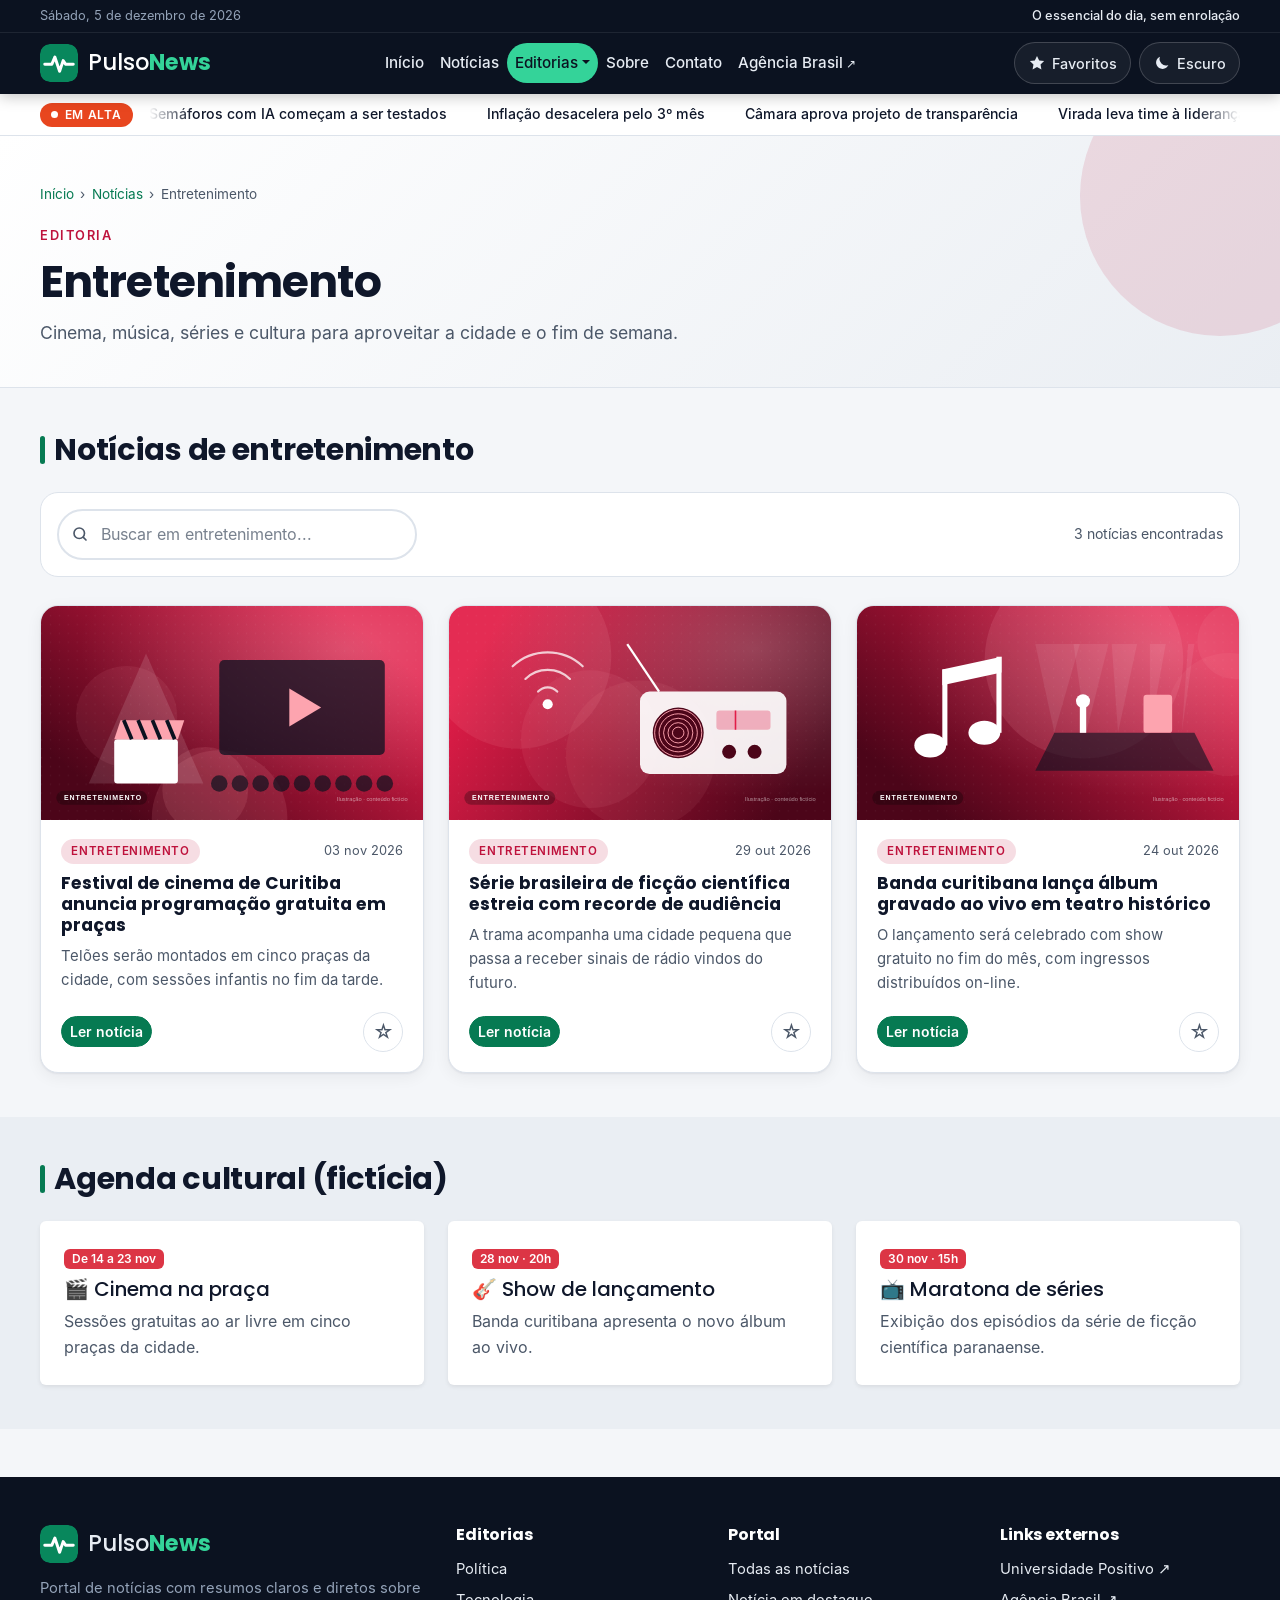
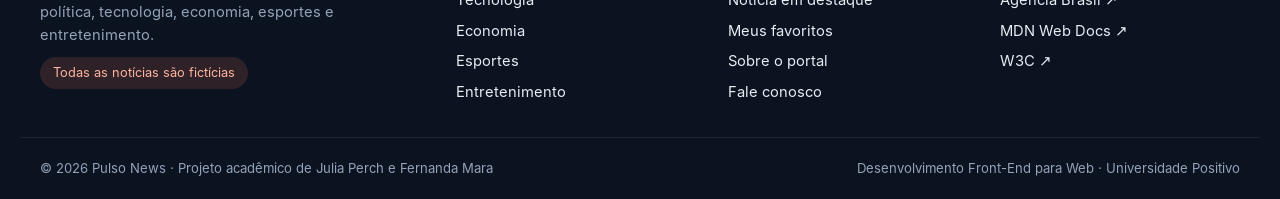
<file: entretenimento.html>
<!DOCTYPE html>
<html lang="pt-BR">
<head>
    <meta charset="UTF-8">
    <meta name="viewport" content="width=device-width, initial-scale=1.0">
    <meta name="description" content="Notícias de entretenimento do Pulso News.">
    <meta name="author" content="Julia Perch e Fernanda Mara">
    <title>Entretenimento | Pulso News</title>
    <link rel="icon" href="img/logo-pulso.svg" type="image/svg+xml">
    <link rel="stylesheet" href="lib/bootstrap/bootstrap.min.css">
    <link rel="stylesheet" href="css/temas.css">
    <link rel="stylesheet" href="css/style.css">
    <link rel="stylesheet" href="css/responsive.css">
    <script src="js/tema.js"></script>
</head>
<body data-framework="bootstrap" data-categoria="entretenimento" class="pagina-entretenimento">
    <a href="#conteudo" class="pular-conteudo">Pular para o conteúdo</a>

    <header class="cabecalho">
        <div class="faixa-topo">
            <div class="container-pulso faixa-topo-conteudo">
                <span id="data-hoje">Pulso News</span>
                <span class="slogan">O essencial do dia, sem enrolação</span>
            </div>
        </div>
        <nav class="navbar navbar-expand-lg navegacao" data-bs-theme="dark" aria-label="Menu principal">
            <div class="container-pulso navegacao-conteudo">
                <a class="navbar-brand marca" href="index.html">
                    <img src="img/logo-pulso.svg" alt="" class="marca-icone" width="38" height="38">
                    <span>Pulso<strong>News</strong></span>
                </a>
                <div class="acoes-cabecalho order-lg-last">
                    <a href="favoritos.html" class="btn-icone" aria-label="Notícias favoritas">
                        <svg viewBox="0 0 24 24" fill="currentColor" aria-hidden="true"><path d="M12 2.5l2.9 6 6.6.9-4.8 4.6 1.2 6.5L12 17.4l-5.9 3.1 1.2-6.5L2.5 9.4l6.6-.9z"/></svg>
                        <span class="rotulo-favoritos">Favoritos</span>
                        <span class="contador-favoritos" hidden>0</span>
                    </a>
                    <button type="button" id="btn-tema" class="btn-icone" aria-label="Ativar modo escuro">
                        <svg class="icone-lua" viewBox="0 0 24 24" fill="currentColor" aria-hidden="true"><path d="M20.5 14.6A8.5 8.5 0 0 1 9.4 3.5 8.5 8.5 0 1 0 20.5 14.6z"/></svg>
                        <svg class="icone-sol" viewBox="0 0 24 24" fill="none" stroke="currentColor" stroke-width="2" stroke-linecap="round" aria-hidden="true"><circle cx="12" cy="12" r="4.5"/><path d="M12 2v2M12 20v2M4.9 4.9l1.4 1.4M17.7 17.7l1.4 1.4M2 12h2M20 12h2M4.9 19.1l1.4-1.4M17.7 6.3l1.4-1.4"/></svg>
                        <span class="texto-tema">Escuro</span>
                    </button>
                    <button class="navbar-toggler" type="button" data-bs-toggle="collapse" data-bs-target="#menu-principal" aria-controls="menu-principal" aria-expanded="false" aria-label="Abrir menu">
                        <span class="navbar-toggler-icon"></span>
                    </button>
                </div>
                <div class="collapse navbar-collapse" id="menu-principal">
                    <ul class="navbar-nav">
                        <li class="nav-item"><a class="nav-link" href="index.html">Início</a></li>
                        <li class="nav-item"><a class="nav-link" href="noticias.html">Notícias</a></li>
                        <li class="nav-item dropdown">
                            <button class="nav-link dropdown-toggle" type="button" data-bs-toggle="dropdown" aria-expanded="false">Editorias</button>
                            <ul class="dropdown-menu">
                                <li><a class="dropdown-item" href="politica.html">Política</a></li>
                                <li><a class="dropdown-item" href="tecnologia.html">Tecnologia</a></li>
                                <li><a class="dropdown-item" href="economia.html">Economia</a></li>
                                <li><a class="dropdown-item" href="esportes.html">Esportes</a></li>
                                <li><a class="dropdown-item" href="entretenimento.html">Entretenimento</a></li>
                            </ul>
                        </li>
                        <li class="nav-item"><a class="nav-link" href="sobre.html">Sobre</a></li>
                        <li class="nav-item"><a class="nav-link" href="contato.html">Contato</a></li>
                        <li class="nav-item"><a class="nav-link link-externo" href="https://agenciabrasil.ebc.com.br/" target="_blank" rel="noopener noreferrer">Agência Brasil</a></li>
                    </ul>
                </div>
            </div>
        </nav>
    </header>

    <section class="em-alta" aria-label="Notícias em alta">
        <div class="container-pulso em-alta-conteudo">
            <span class="em-alta-rotulo">Em alta</span>
            <div class="em-alta-trilho">
                <ul class="em-alta-lista">
                    <li><a href="noticia-destaque.html?id=1">Semáforos com IA começam a ser testados</a></li>
                    <li><a href="noticia-destaque.html?id=2">Inflação desacelera pelo 3º mês</a></li>
                    <li><a href="noticia-destaque.html?id=4">Câmara aprova projeto de transparência</a></li>
                    <li><a href="noticia-destaque.html?id=3">Virada leva time à liderança da Série B</a></li>
                    <li><a href="noticia-destaque.html?id=6">App traduz Libras em tempo real</a></li>
                    <li><a href="noticia-destaque.html?id=11">Como se proteger de golpes por mensagem</a></li>
                </ul>
            </div>
        </div>
    </section>

    <main id="conteudo">
        <section class="cabecalho-pagina">
            <div class="container-pulso">
                <nav aria-label="Você está em">
                    <ol class="trilha-navegacao">
                        <li><a href="index.html">Início</a></li>
                        <li><a href="noticias.html">Notícias</a></li>
                        <li>Entretenimento</li>
                    </ol>
                </nav>
                <span class="sobretitulo">Editoria</span>
                <h1>Entretenimento</h1>
                <p>Cinema, música, séries e cultura para aproveitar a cidade e o fim de semana.</p>
            </div>
        </section>

        <section class="secao">
            <div class="container-pulso">
                <div class="titulo-secao">
                    <h2>Notícias de entretenimento</h2>
                </div>
                <div class="barra-filtros">
                    <label class="campo-busca-wrapper" for="campo-busca">
                        <span class="visually-hidden">Buscar notícias</span>
                        <svg viewBox="0 0 24 24" fill="none" stroke="currentColor" stroke-width="2.2" stroke-linecap="round" aria-hidden="true"><circle cx="11" cy="11" r="7"/><path d="M20 20l-3.5-3.5"/></svg>
                        <input type="search" id="campo-busca" class="form-control campo" placeholder="Buscar em entretenimento..." autocomplete="off">
                    </label>
                    <p id="contador-resultados" class="mb-0">Carregando notícias...</p>
                </div>
                <div id="lista-noticias" class="grade-noticias" aria-live="polite"></div>
            </div>
        </section>

        <section class="secao secao-alternada" aria-labelledby="titulo-agenda-cultural">
            <div class="container-pulso">
                <div class="titulo-secao">
                    <h2 id="titulo-agenda-cultural">Agenda cultural (fictícia)</h2>
                </div>
                <div class="row row-cols-1 row-cols-md-3 g-4">
                    <div class="col">
                        <div class="card h-100 border-0 shadow-sm">
                            <div class="card-body p-4">
                                <span class="badge text-bg-danger mb-2">De 14 a 23 nov</span>
                                <h3 class="card-title h5">🎬 Cinema na praça</h3>
                                <p class="card-text texto-suave">Sessões gratuitas ao ar livre em cinco praças da cidade.</p>
                            </div>
                        </div>
                    </div>
                    <div class="col">
                        <div class="card h-100 border-0 shadow-sm">
                            <div class="card-body p-4">
                                <span class="badge text-bg-danger mb-2">28 nov · 20h</span>
                                <h3 class="card-title h5">🎸 Show de lançamento</h3>
                                <p class="card-text texto-suave">Banda curitibana apresenta o novo álbum ao vivo.</p>
                            </div>
                        </div>
                    </div>
                    <div class="col">
                        <div class="card h-100 border-0 shadow-sm">
                            <div class="card-body p-4">
                                <span class="badge text-bg-danger mb-2">30 nov · 15h</span>
                                <h3 class="card-title h5">📺 Maratona de séries</h3>
                                <p class="card-text texto-suave">Exibição dos episódios da série de ficção científica paranaense.</p>
                            </div>
                        </div>
                    </div>
                </div>
            </div>
        </section>
    </main>

    <footer class="rodape">
        <div class="container-pulso rodape-grade">
            <section>
                <a class="marca" href="index.html">
                    <img src="img/logo-pulso.svg" alt="" class="marca-icone" width="38" height="38">
                    <span>Pulso<strong>News</strong></span>
                </a>
                <p>Portal de notícias com resumos claros e diretos sobre política, tecnologia, economia, esportes e entretenimento.</p>
                <span class="aviso-ficticio">Todas as notícias são fictícias</span>
            </section>
            <nav aria-label="Editorias">
                <h2>Editorias</h2>
                <ul class="rodape-lista">
                    <li><a href="politica.html">Política</a></li>
                    <li><a href="tecnologia.html">Tecnologia</a></li>
                    <li><a href="economia.html">Economia</a></li>
                    <li><a href="esportes.html">Esportes</a></li>
                    <li><a href="entretenimento.html">Entretenimento</a></li>
                </ul>
            </nav>
            <nav aria-label="Portal">
                <h2>Portal</h2>
                <ul class="rodape-lista">
                    <li><a href="noticias.html">Todas as notícias</a></li>
                    <li><a href="noticia-destaque.html">Notícia em destaque</a></li>
                    <li><a href="favoritos.html">Meus favoritos</a></li>
                    <li><a href="sobre.html">Sobre o portal</a></li>
                    <li><a href="contato.html">Fale conosco</a></li>
                </ul>
            </nav>
            <section>
                <h2>Links externos</h2>
                <ul class="rodape-lista">
                    <li><a href="https://www.up.edu.br/" target="_blank" rel="noopener noreferrer">Universidade Positivo ↗</a></li>
                    <li><a href="https://agenciabrasil.ebc.com.br/" target="_blank" rel="noopener noreferrer">Agência Brasil ↗</a></li>
                    <li><a href="https://developer.mozilla.org/pt-BR/" target="_blank" rel="noopener noreferrer">MDN Web Docs ↗</a></li>
                    <li><a href="https://www.w3.org/" target="_blank" rel="noopener noreferrer">W3C ↗</a></li>
                </ul>
            </section>
        </div>
        <div class="container-pulso rodape-base">
            <p>© <span class="ano-atual">2026</span> Pulso News · Projeto acadêmico de Julia Perch e Fernanda Mara</p>
            <p>Desenvolvimento Front-End para Web · Universidade Positivo</p>
        </div>
    </footer>

    <button type="button" id="btn-topo" aria-label="Voltar ao topo">↑</button>

    <script src="lib/bootstrap/bootstrap.bundle.min.js"></script>
    <script src="js/noticias.js"></script>
    <script src="js/main.js"></script>
</body>
</html>
</file>
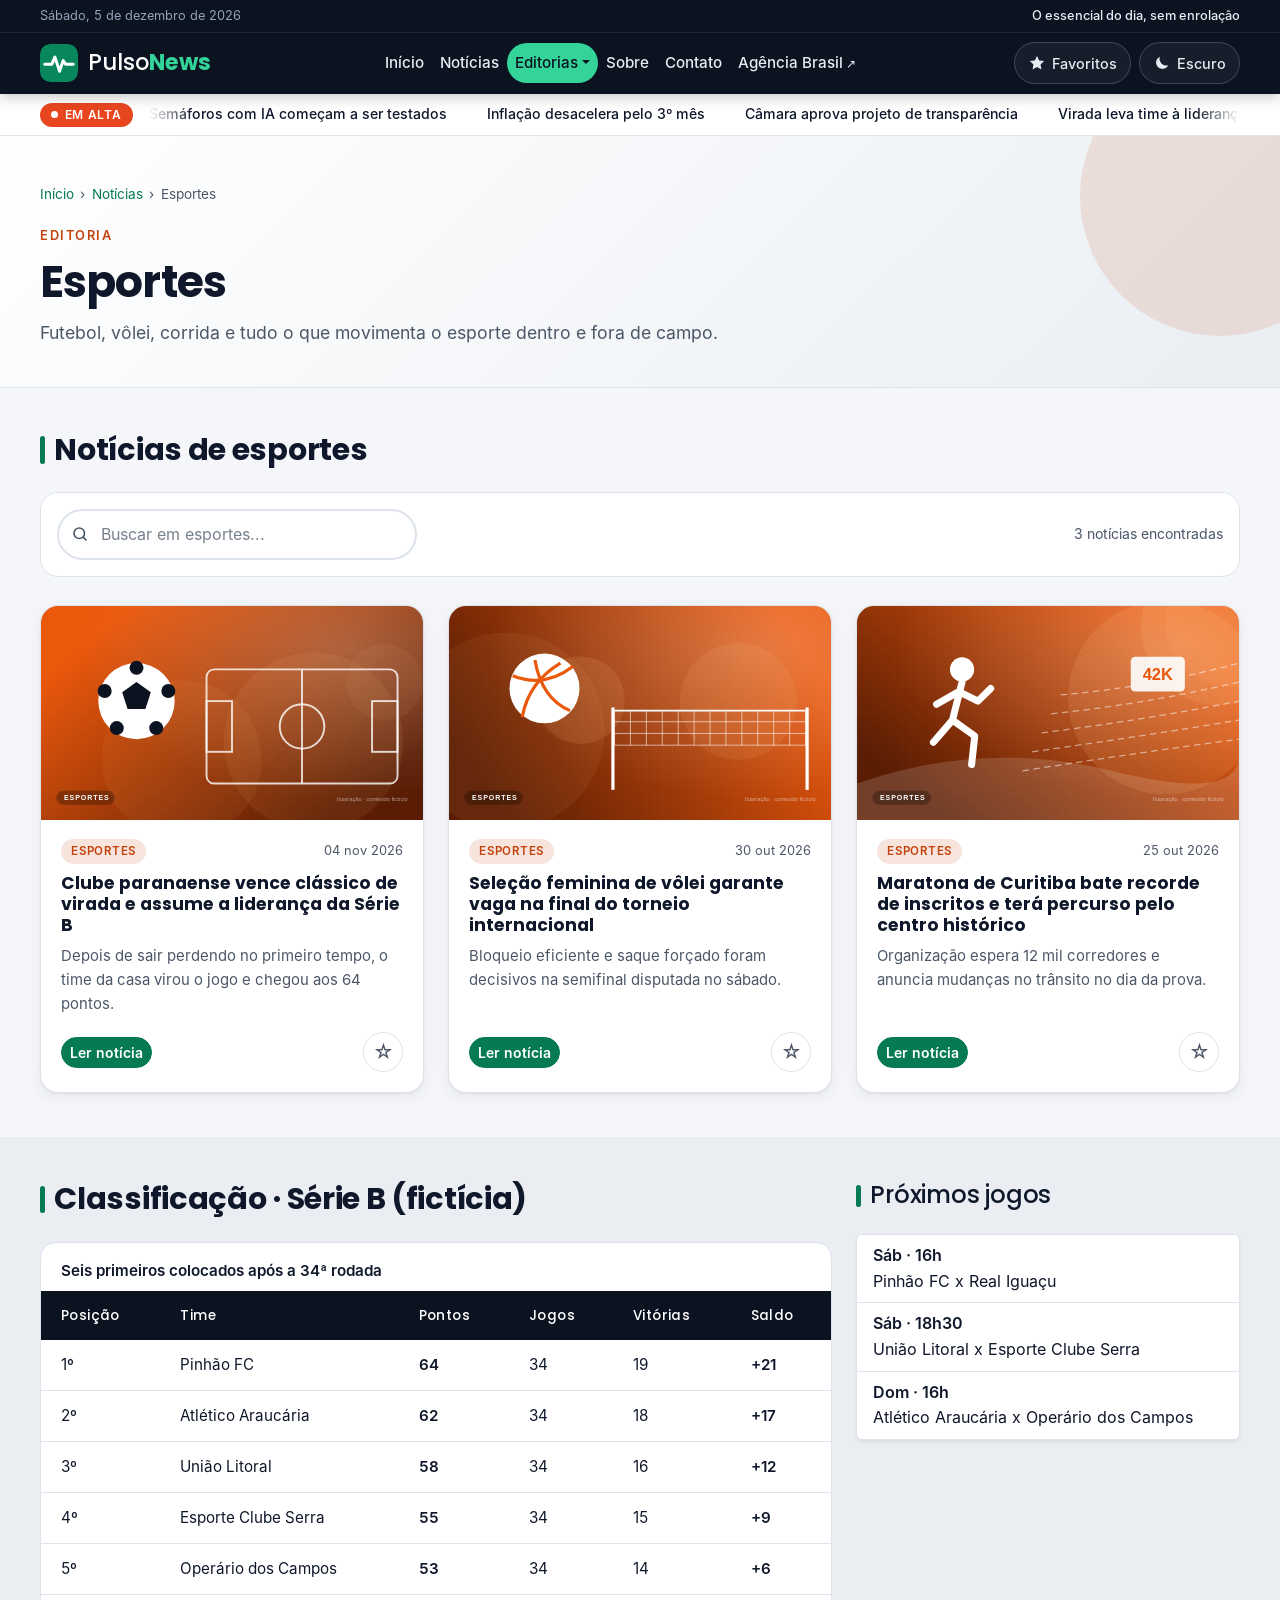
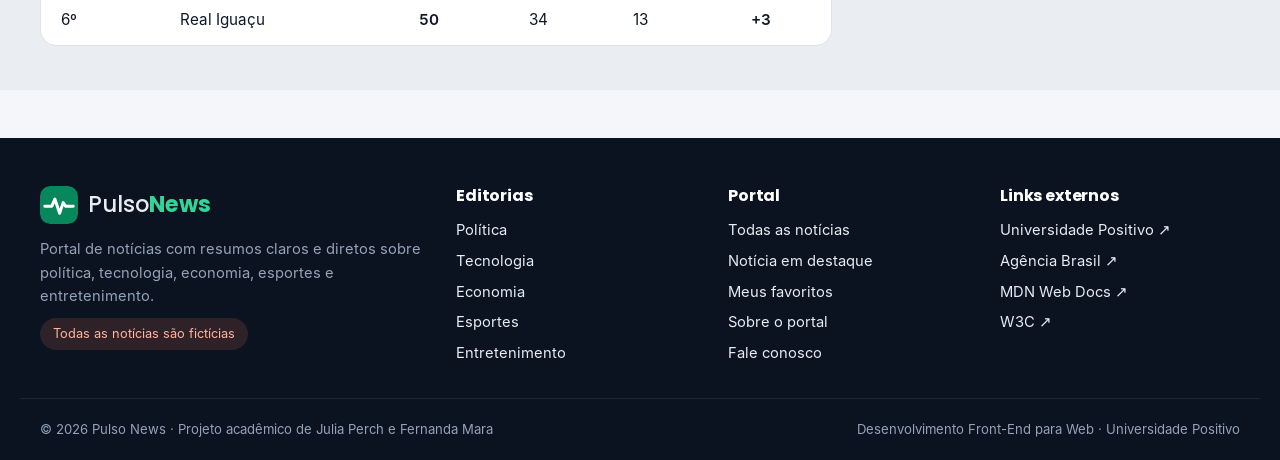
<file: esportes.html>
<!DOCTYPE html>
<html lang="pt-BR">
<head>
    <meta charset="UTF-8">
    <meta name="viewport" content="width=device-width, initial-scale=1.0">
    <meta name="description" content="Notícias de esportes do Pulso News.">
    <meta name="author" content="Julia Perch e Fernanda Mara">
    <title>Esportes | Pulso News</title>
    <link rel="icon" href="img/logo-pulso.svg" type="image/svg+xml">
    <link rel="stylesheet" href="lib/bootstrap/bootstrap.min.css">
    <link rel="stylesheet" href="css/temas.css">
    <link rel="stylesheet" href="css/style.css">
    <link rel="stylesheet" href="css/responsive.css">
    <script src="js/tema.js"></script>
</head>
<body data-framework="bootstrap" data-categoria="esportes" class="pagina-esportes">
    <a href="#conteudo" class="pular-conteudo">Pular para o conteúdo</a>

    <header class="cabecalho">
        <div class="faixa-topo">
            <div class="container-pulso faixa-topo-conteudo">
                <span id="data-hoje">Pulso News</span>
                <span class="slogan">O essencial do dia, sem enrolação</span>
            </div>
        </div>
        <nav class="navbar navbar-expand-lg navegacao" data-bs-theme="dark" aria-label="Menu principal">
            <div class="container-pulso navegacao-conteudo">
                <a class="navbar-brand marca" href="index.html">
                    <img src="img/logo-pulso.svg" alt="" class="marca-icone" width="38" height="38">
                    <span>Pulso<strong>News</strong></span>
                </a>
                <div class="acoes-cabecalho order-lg-last">
                    <a href="favoritos.html" class="btn-icone" aria-label="Notícias favoritas">
                        <svg viewBox="0 0 24 24" fill="currentColor" aria-hidden="true"><path d="M12 2.5l2.9 6 6.6.9-4.8 4.6 1.2 6.5L12 17.4l-5.9 3.1 1.2-6.5L2.5 9.4l6.6-.9z"/></svg>
                        <span class="rotulo-favoritos">Favoritos</span>
                        <span class="contador-favoritos" hidden>0</span>
                    </a>
                    <button type="button" id="btn-tema" class="btn-icone" aria-label="Ativar modo escuro">
                        <svg class="icone-lua" viewBox="0 0 24 24" fill="currentColor" aria-hidden="true"><path d="M20.5 14.6A8.5 8.5 0 0 1 9.4 3.5 8.5 8.5 0 1 0 20.5 14.6z"/></svg>
                        <svg class="icone-sol" viewBox="0 0 24 24" fill="none" stroke="currentColor" stroke-width="2" stroke-linecap="round" aria-hidden="true"><circle cx="12" cy="12" r="4.5"/><path d="M12 2v2M12 20v2M4.9 4.9l1.4 1.4M17.7 17.7l1.4 1.4M2 12h2M20 12h2M4.9 19.1l1.4-1.4M17.7 6.3l1.4-1.4"/></svg>
                        <span class="texto-tema">Escuro</span>
                    </button>
                    <button class="navbar-toggler" type="button" data-bs-toggle="collapse" data-bs-target="#menu-principal" aria-controls="menu-principal" aria-expanded="false" aria-label="Abrir menu">
                        <span class="navbar-toggler-icon"></span>
                    </button>
                </div>
                <div class="collapse navbar-collapse" id="menu-principal">
                    <ul class="navbar-nav">
                        <li class="nav-item"><a class="nav-link" href="index.html">Início</a></li>
                        <li class="nav-item"><a class="nav-link" href="noticias.html">Notícias</a></li>
                        <li class="nav-item dropdown">
                            <button class="nav-link dropdown-toggle" type="button" data-bs-toggle="dropdown" aria-expanded="false">Editorias</button>
                            <ul class="dropdown-menu">
                                <li><a class="dropdown-item" href="politica.html">Política</a></li>
                                <li><a class="dropdown-item" href="tecnologia.html">Tecnologia</a></li>
                                <li><a class="dropdown-item" href="economia.html">Economia</a></li>
                                <li><a class="dropdown-item" href="esportes.html">Esportes</a></li>
                                <li><a class="dropdown-item" href="entretenimento.html">Entretenimento</a></li>
                            </ul>
                        </li>
                        <li class="nav-item"><a class="nav-link" href="sobre.html">Sobre</a></li>
                        <li class="nav-item"><a class="nav-link" href="contato.html">Contato</a></li>
                        <li class="nav-item"><a class="nav-link link-externo" href="https://agenciabrasil.ebc.com.br/" target="_blank" rel="noopener noreferrer">Agência Brasil</a></li>
                    </ul>
                </div>
            </div>
        </nav>
    </header>

    <section class="em-alta" aria-label="Notícias em alta">
        <div class="container-pulso em-alta-conteudo">
            <span class="em-alta-rotulo">Em alta</span>
            <div class="em-alta-trilho">
                <ul class="em-alta-lista">
                    <li><a href="noticia-destaque.html?id=1">Semáforos com IA começam a ser testados</a></li>
                    <li><a href="noticia-destaque.html?id=2">Inflação desacelera pelo 3º mês</a></li>
                    <li><a href="noticia-destaque.html?id=4">Câmara aprova projeto de transparência</a></li>
                    <li><a href="noticia-destaque.html?id=3">Virada leva time à liderança da Série B</a></li>
                    <li><a href="noticia-destaque.html?id=6">App traduz Libras em tempo real</a></li>
                    <li><a href="noticia-destaque.html?id=11">Como se proteger de golpes por mensagem</a></li>
                </ul>
            </div>
        </div>
    </section>

    <main id="conteudo">
        <section class="cabecalho-pagina">
            <div class="container-pulso">
                <nav aria-label="Você está em">
                    <ol class="trilha-navegacao">
                        <li><a href="index.html">Início</a></li>
                        <li><a href="noticias.html">Notícias</a></li>
                        <li>Esportes</li>
                    </ol>
                </nav>
                <span class="sobretitulo">Editoria</span>
                <h1>Esportes</h1>
                <p>Futebol, vôlei, corrida e tudo o que movimenta o esporte dentro e fora de campo.</p>
            </div>
        </section>

        <section class="secao">
            <div class="container-pulso">
                <div class="titulo-secao">
                    <h2>Notícias de esportes</h2>
                </div>
                <div class="barra-filtros">
                    <label class="campo-busca-wrapper" for="campo-busca">
                        <span class="visually-hidden">Buscar notícias</span>
                        <svg viewBox="0 0 24 24" fill="none" stroke="currentColor" stroke-width="2.2" stroke-linecap="round" aria-hidden="true"><circle cx="11" cy="11" r="7"/><path d="M20 20l-3.5-3.5"/></svg>
                        <input type="search" id="campo-busca" class="form-control campo" placeholder="Buscar em esportes..." autocomplete="off">
                    </label>
                    <p id="contador-resultados" class="mb-0">Carregando notícias...</p>
                </div>
                <div id="lista-noticias" class="grade-noticias" aria-live="polite"></div>
            </div>
        </section>

        <section class="secao secao-alternada" aria-labelledby="titulo-classificacao">
            <div class="container-pulso">
                <div class="row g-4">
                    <div class="col-lg-8">
                        <div class="titulo-secao">
                            <h2 id="titulo-classificacao">Classificação · Série B (fictícia)</h2>
                        </div>
                        <div class="tabela-wrapper">
                            <table class="table table-hover tabela-dados">
                                <caption>Seis primeiros colocados após a 34ª rodada</caption>
                                <thead>
                                    <tr>
                                        <th scope="col">Posição</th>
                                        <th scope="col">Time</th>
                                        <th scope="col">Pontos</th>
                                        <th scope="col">Jogos</th>
                                        <th scope="col">Vitórias</th>
                                        <th scope="col">Saldo</th>
                                    </tr>
                                </thead>
                                <tbody>
                                    <tr>
                                        <td>1º</td>
                                        <td>Pinhão FC</td>
                                        <td><strong>64</strong></td>
                                        <td>34</td>
                                        <td>19</td>
                                        <td class="variacao-alta">+21</td>
                                    </tr>
                                    <tr>
                                        <td>2º</td>
                                        <td>Atlético Araucária</td>
                                        <td><strong>62</strong></td>
                                        <td>34</td>
                                        <td>18</td>
                                        <td class="variacao-alta">+17</td>
                                    </tr>
                                    <tr>
                                        <td>3º</td>
                                        <td>União Litoral</td>
                                        <td><strong>58</strong></td>
                                        <td>34</td>
                                        <td>16</td>
                                        <td class="variacao-alta">+12</td>
                                    </tr>
                                    <tr>
                                        <td>4º</td>
                                        <td>Esporte Clube Serra</td>
                                        <td><strong>55</strong></td>
                                        <td>34</td>
                                        <td>15</td>
                                        <td class="variacao-alta">+9</td>
                                    </tr>
                                    <tr>
                                        <td>5º</td>
                                        <td>Operário dos Campos</td>
                                        <td><strong>53</strong></td>
                                        <td>34</td>
                                        <td>14</td>
                                        <td class="variacao-alta">+6</td>
                                    </tr>
                                    <tr>
                                        <td>6º</td>
                                        <td>Real Iguaçu</td>
                                        <td><strong>50</strong></td>
                                        <td>34</td>
                                        <td>13</td>
                                        <td class="variacao-alta">+3</td>
                                    </tr>
                                </tbody>
                            </table>
                        </div>
                    </div>
                    <div class="col-lg-4">
                        <div class="titulo-secao">
                            <h2 class="h4">Próximos jogos</h2>
                        </div>
                        <div class="list-group shadow-sm">
                            <div class="list-group-item"><strong>Sáb · 16h</strong><br>Pinhão FC x Real Iguaçu</div>
                            <div class="list-group-item"><strong>Sáb · 18h30</strong><br>União Litoral x Esporte Clube Serra</div>
                            <div class="list-group-item"><strong>Dom · 16h</strong><br>Atlético Araucária x Operário dos Campos</div>
                        </div>
                    </div>
                </div>
            </div>
        </section>
    </main>

    <footer class="rodape">
        <div class="container-pulso rodape-grade">
            <section>
                <a class="marca" href="index.html">
                    <img src="img/logo-pulso.svg" alt="" class="marca-icone" width="38" height="38">
                    <span>Pulso<strong>News</strong></span>
                </a>
                <p>Portal de notícias com resumos claros e diretos sobre política, tecnologia, economia, esportes e entretenimento.</p>
                <span class="aviso-ficticio">Todas as notícias são fictícias</span>
            </section>
            <nav aria-label="Editorias">
                <h2>Editorias</h2>
                <ul class="rodape-lista">
                    <li><a href="politica.html">Política</a></li>
                    <li><a href="tecnologia.html">Tecnologia</a></li>
                    <li><a href="economia.html">Economia</a></li>
                    <li><a href="esportes.html">Esportes</a></li>
                    <li><a href="entretenimento.html">Entretenimento</a></li>
                </ul>
            </nav>
            <nav aria-label="Portal">
                <h2>Portal</h2>
                <ul class="rodape-lista">
                    <li><a href="noticias.html">Todas as notícias</a></li>
                    <li><a href="noticia-destaque.html">Notícia em destaque</a></li>
                    <li><a href="favoritos.html">Meus favoritos</a></li>
                    <li><a href="sobre.html">Sobre o portal</a></li>
                    <li><a href="contato.html">Fale conosco</a></li>
                </ul>
            </nav>
            <section>
                <h2>Links externos</h2>
                <ul class="rodape-lista">
                    <li><a href="https://www.up.edu.br/" target="_blank" rel="noopener noreferrer">Universidade Positivo ↗</a></li>
                    <li><a href="https://agenciabrasil.ebc.com.br/" target="_blank" rel="noopener noreferrer">Agência Brasil ↗</a></li>
                    <li><a href="https://developer.mozilla.org/pt-BR/" target="_blank" rel="noopener noreferrer">MDN Web Docs ↗</a></li>
                    <li><a href="https://www.w3.org/" target="_blank" rel="noopener noreferrer">W3C ↗</a></li>
                </ul>
            </section>
        </div>
        <div class="container-pulso rodape-base">
            <p>© <span class="ano-atual">2026</span> Pulso News · Projeto acadêmico de Julia Perch e Fernanda Mara</p>
            <p>Desenvolvimento Front-End para Web · Universidade Positivo</p>
        </div>
    </footer>

    <button type="button" id="btn-topo" aria-label="Voltar ao topo">↑</button>

    <script src="lib/bootstrap/bootstrap.bundle.min.js"></script>
    <script src="js/noticias.js"></script>
    <script src="js/main.js"></script>
</body>
</html>
</file>
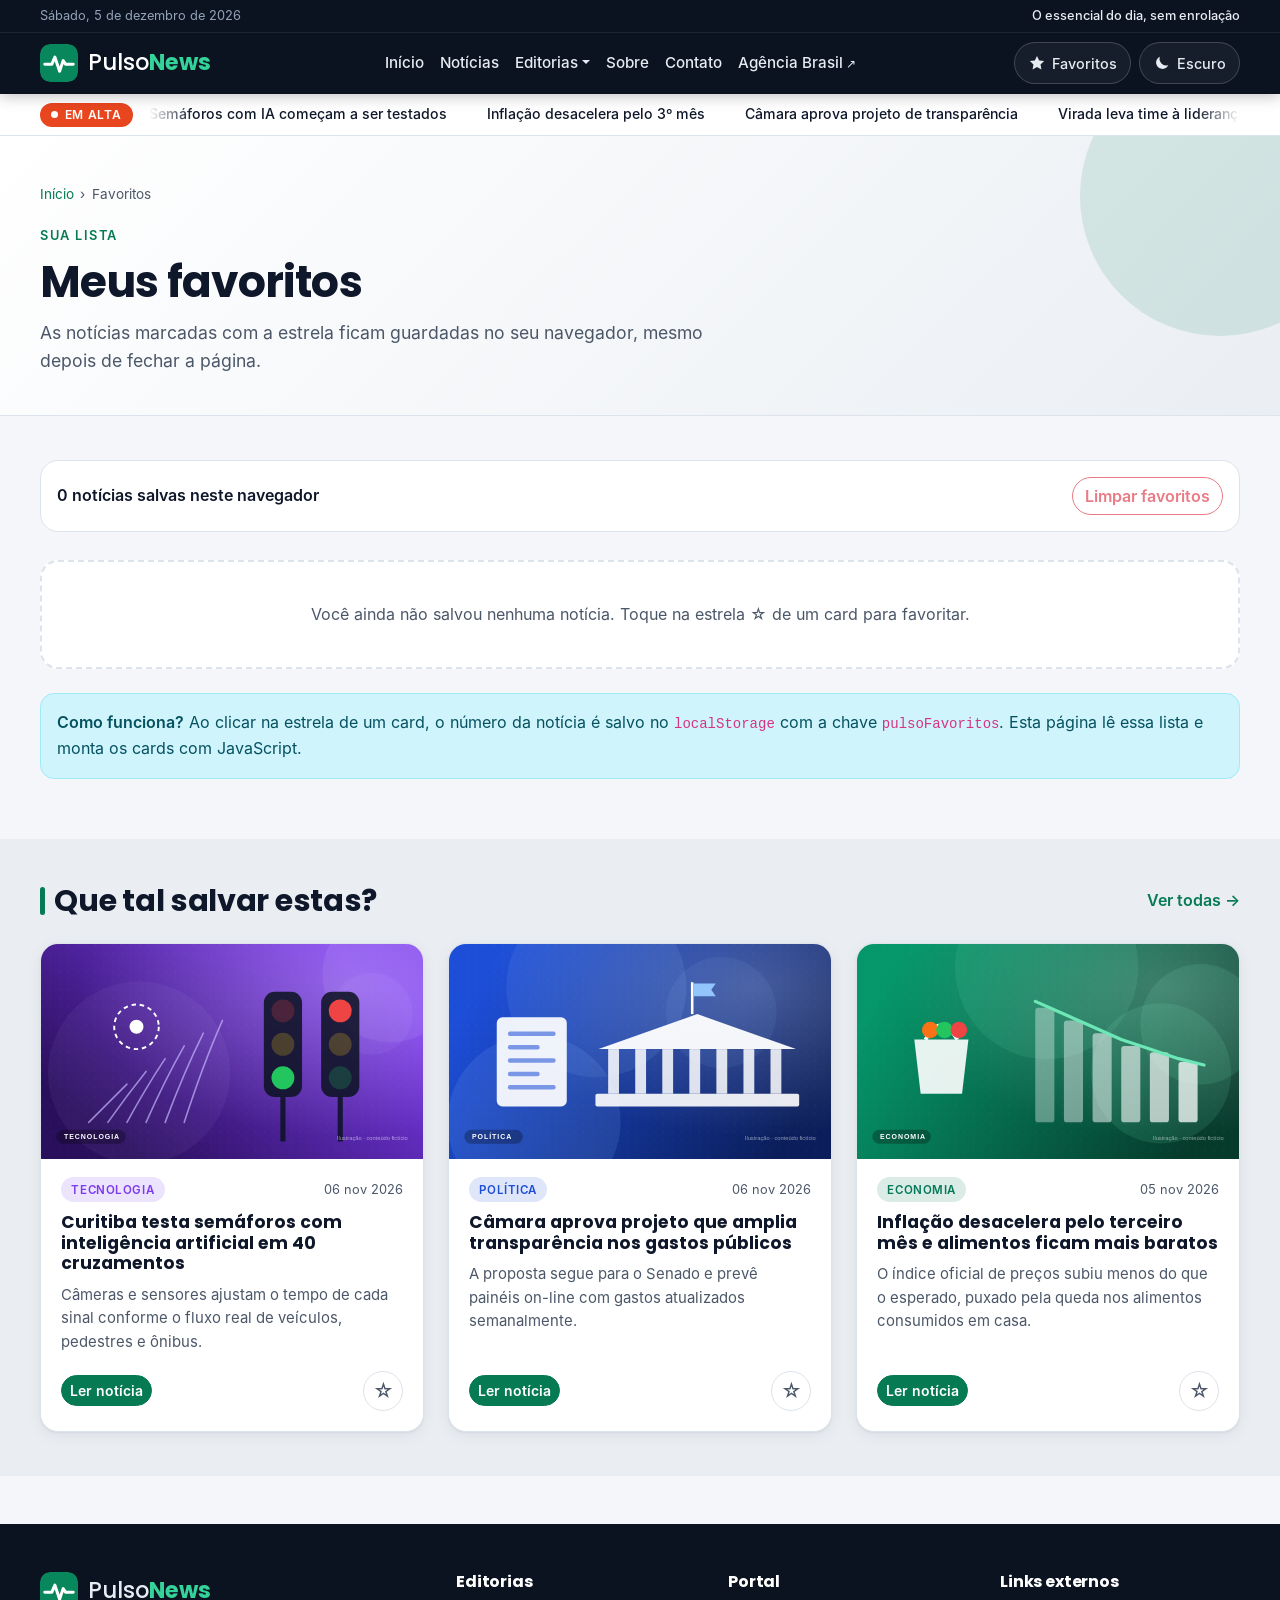
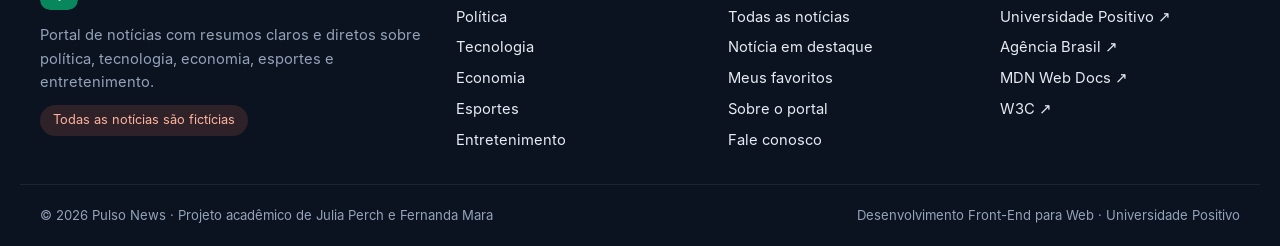
<file: favoritos.html>
<!DOCTYPE html>
<html lang="pt-BR">
<head>
    <meta charset="UTF-8">
    <meta name="viewport" content="width=device-width, initial-scale=1.0">
    <meta name="description" content="Suas notícias favoritas no Pulso News.">
    <meta name="author" content="Julia Perch e Fernanda Mara">
    <title>Favoritos | Pulso News</title>
    <link rel="icon" href="img/logo-pulso.svg" type="image/svg+xml">
    <link rel="stylesheet" href="lib/bootstrap/bootstrap.min.css">
    <link rel="stylesheet" href="css/temas.css">
    <link rel="stylesheet" href="css/style.css">
    <link rel="stylesheet" href="css/responsive.css">
    <script src="js/tema.js"></script>
</head>
<body data-framework="bootstrap">
    <a href="#conteudo" class="pular-conteudo">Pular para o conteúdo</a>

    <header class="cabecalho">
        <div class="faixa-topo">
            <div class="container-pulso faixa-topo-conteudo">
                <span id="data-hoje">Pulso News</span>
                <span class="slogan">O essencial do dia, sem enrolação</span>
            </div>
        </div>
        <nav class="navbar navbar-expand-lg navegacao" data-bs-theme="dark" aria-label="Menu principal">
            <div class="container-pulso navegacao-conteudo">
                <a class="navbar-brand marca" href="index.html">
                    <img src="img/logo-pulso.svg" alt="" class="marca-icone" width="38" height="38">
                    <span>Pulso<strong>News</strong></span>
                </a>
                <div class="acoes-cabecalho order-lg-last">
                    <a href="favoritos.html" class="btn-icone" aria-label="Notícias favoritas">
                        <svg viewBox="0 0 24 24" fill="currentColor" aria-hidden="true"><path d="M12 2.5l2.9 6 6.6.9-4.8 4.6 1.2 6.5L12 17.4l-5.9 3.1 1.2-6.5L2.5 9.4l6.6-.9z"/></svg>
                        <span class="rotulo-favoritos">Favoritos</span>
                        <span class="contador-favoritos" hidden>0</span>
                    </a>
                    <button type="button" id="btn-tema" class="btn-icone" aria-label="Ativar modo escuro">
                        <svg class="icone-lua" viewBox="0 0 24 24" fill="currentColor" aria-hidden="true"><path d="M20.5 14.6A8.5 8.5 0 0 1 9.4 3.5 8.5 8.5 0 1 0 20.5 14.6z"/></svg>
                        <svg class="icone-sol" viewBox="0 0 24 24" fill="none" stroke="currentColor" stroke-width="2" stroke-linecap="round" aria-hidden="true"><circle cx="12" cy="12" r="4.5"/><path d="M12 2v2M12 20v2M4.9 4.9l1.4 1.4M17.7 17.7l1.4 1.4M2 12h2M20 12h2M4.9 19.1l1.4-1.4M17.7 6.3l1.4-1.4"/></svg>
                        <span class="texto-tema">Escuro</span>
                    </button>
                    <button class="navbar-toggler" type="button" data-bs-toggle="collapse" data-bs-target="#menu-principal" aria-controls="menu-principal" aria-expanded="false" aria-label="Abrir menu">
                        <span class="navbar-toggler-icon"></span>
                    </button>
                </div>
                <div class="collapse navbar-collapse" id="menu-principal">
                    <ul class="navbar-nav">
                        <li class="nav-item"><a class="nav-link" href="index.html">Início</a></li>
                        <li class="nav-item"><a class="nav-link" href="noticias.html">Notícias</a></li>
                        <li class="nav-item dropdown">
                            <button class="nav-link dropdown-toggle" type="button" data-bs-toggle="dropdown" aria-expanded="false">Editorias</button>
                            <ul class="dropdown-menu">
                                <li><a class="dropdown-item" href="politica.html">Política</a></li>
                                <li><a class="dropdown-item" href="tecnologia.html">Tecnologia</a></li>
                                <li><a class="dropdown-item" href="economia.html">Economia</a></li>
                                <li><a class="dropdown-item" href="esportes.html">Esportes</a></li>
                                <li><a class="dropdown-item" href="entretenimento.html">Entretenimento</a></li>
                            </ul>
                        </li>
                        <li class="nav-item"><a class="nav-link" href="sobre.html">Sobre</a></li>
                        <li class="nav-item"><a class="nav-link" href="contato.html">Contato</a></li>
                        <li class="nav-item"><a class="nav-link link-externo" href="https://agenciabrasil.ebc.com.br/" target="_blank" rel="noopener noreferrer">Agência Brasil</a></li>
                    </ul>
                </div>
            </div>
        </nav>
    </header>

    <section class="em-alta" aria-label="Notícias em alta">
        <div class="container-pulso em-alta-conteudo">
            <span class="em-alta-rotulo">Em alta</span>
            <div class="em-alta-trilho">
                <ul class="em-alta-lista">
                    <li><a href="noticia-destaque.html?id=1">Semáforos com IA começam a ser testados</a></li>
                    <li><a href="noticia-destaque.html?id=2">Inflação desacelera pelo 3º mês</a></li>
                    <li><a href="noticia-destaque.html?id=4">Câmara aprova projeto de transparência</a></li>
                    <li><a href="noticia-destaque.html?id=3">Virada leva time à liderança da Série B</a></li>
                    <li><a href="noticia-destaque.html?id=6">App traduz Libras em tempo real</a></li>
                    <li><a href="noticia-destaque.html?id=11">Como se proteger de golpes por mensagem</a></li>
                </ul>
            </div>
        </div>
    </section>

    <main id="conteudo">
        <section class="cabecalho-pagina">
            <div class="container-pulso">
                <nav aria-label="Você está em">
                    <ol class="trilha-navegacao">
                        <li><a href="index.html">Início</a></li>
                        <li>Favoritos</li>
                    </ol>
                </nav>
                <span class="sobretitulo">Sua lista</span>
                <h1>Meus favoritos</h1>
                <p>As notícias marcadas com a estrela ficam guardadas no seu navegador, mesmo depois de fechar a página.</p>
            </div>
        </section>

        <section class="secao">
            <div class="container-pulso">
                <div class="barra-filtros">
                    <p id="resumo-favoritos" class="mb-0 fw-semibold">0 notícias salvas neste navegador</p>
                    <button type="button" id="btn-limpar-favoritos" class="btn btn-outline-danger">Limpar favoritos</button>
                </div>
                <div id="lista-favoritos" class="grade-noticias" aria-live="polite"></div>
                <div class="alert alert-info mt-4" role="note">
                    <strong>Como funciona?</strong> Ao clicar na estrela de um card, o número da notícia é salvo no <code>localStorage</code> com a chave <code>pulsoFavoritos</code>. Esta página lê essa lista e monta os cards com JavaScript.
                </div>
            </div>
        </section>

        <section class="secao secao-alternada" aria-labelledby="titulo-sugestoes">
            <div class="container-pulso">
                <div class="titulo-secao">
                    <h2 id="titulo-sugestoes">Que tal salvar estas?</h2>
                    <a href="noticias.html">Ver todas →</a>
                </div>
                <div id="ultimas-noticias" class="grade-noticias" data-limite="3"></div>
            </div>
        </section>
    </main>

    <footer class="rodape">
        <div class="container-pulso rodape-grade">
            <section>
                <a class="marca" href="index.html">
                    <img src="img/logo-pulso.svg" alt="" class="marca-icone" width="38" height="38">
                    <span>Pulso<strong>News</strong></span>
                </a>
                <p>Portal de notícias com resumos claros e diretos sobre política, tecnologia, economia, esportes e entretenimento.</p>
                <span class="aviso-ficticio">Todas as notícias são fictícias</span>
            </section>
            <nav aria-label="Editorias">
                <h2>Editorias</h2>
                <ul class="rodape-lista">
                    <li><a href="politica.html">Política</a></li>
                    <li><a href="tecnologia.html">Tecnologia</a></li>
                    <li><a href="economia.html">Economia</a></li>
                    <li><a href="esportes.html">Esportes</a></li>
                    <li><a href="entretenimento.html">Entretenimento</a></li>
                </ul>
            </nav>
            <nav aria-label="Portal">
                <h2>Portal</h2>
                <ul class="rodape-lista">
                    <li><a href="noticias.html">Todas as notícias</a></li>
                    <li><a href="noticia-destaque.html">Notícia em destaque</a></li>
                    <li><a href="favoritos.html">Meus favoritos</a></li>
                    <li><a href="sobre.html">Sobre o portal</a></li>
                    <li><a href="contato.html">Fale conosco</a></li>
                </ul>
            </nav>
            <section>
                <h2>Links externos</h2>
                <ul class="rodape-lista">
                    <li><a href="https://www.up.edu.br/" target="_blank" rel="noopener noreferrer">Universidade Positivo ↗</a></li>
                    <li><a href="https://agenciabrasil.ebc.com.br/" target="_blank" rel="noopener noreferrer">Agência Brasil ↗</a></li>
                    <li><a href="https://developer.mozilla.org/pt-BR/" target="_blank" rel="noopener noreferrer">MDN Web Docs ↗</a></li>
                    <li><a href="https://www.w3.org/" target="_blank" rel="noopener noreferrer">W3C ↗</a></li>
                </ul>
            </section>
        </div>
        <div class="container-pulso rodape-base">
            <p>© <span class="ano-atual">2026</span> Pulso News · Projeto acadêmico de Julia Perch e Fernanda Mara</p>
            <p>Desenvolvimento Front-End para Web · Universidade Positivo</p>
        </div>
    </footer>

    <button type="button" id="btn-topo" aria-label="Voltar ao topo">↑</button>

    <script src="lib/bootstrap/bootstrap.bundle.min.js"></script>
    <script src="js/noticias.js"></script>
    <script src="js/main.js"></script>
</body>
</html>
</file>
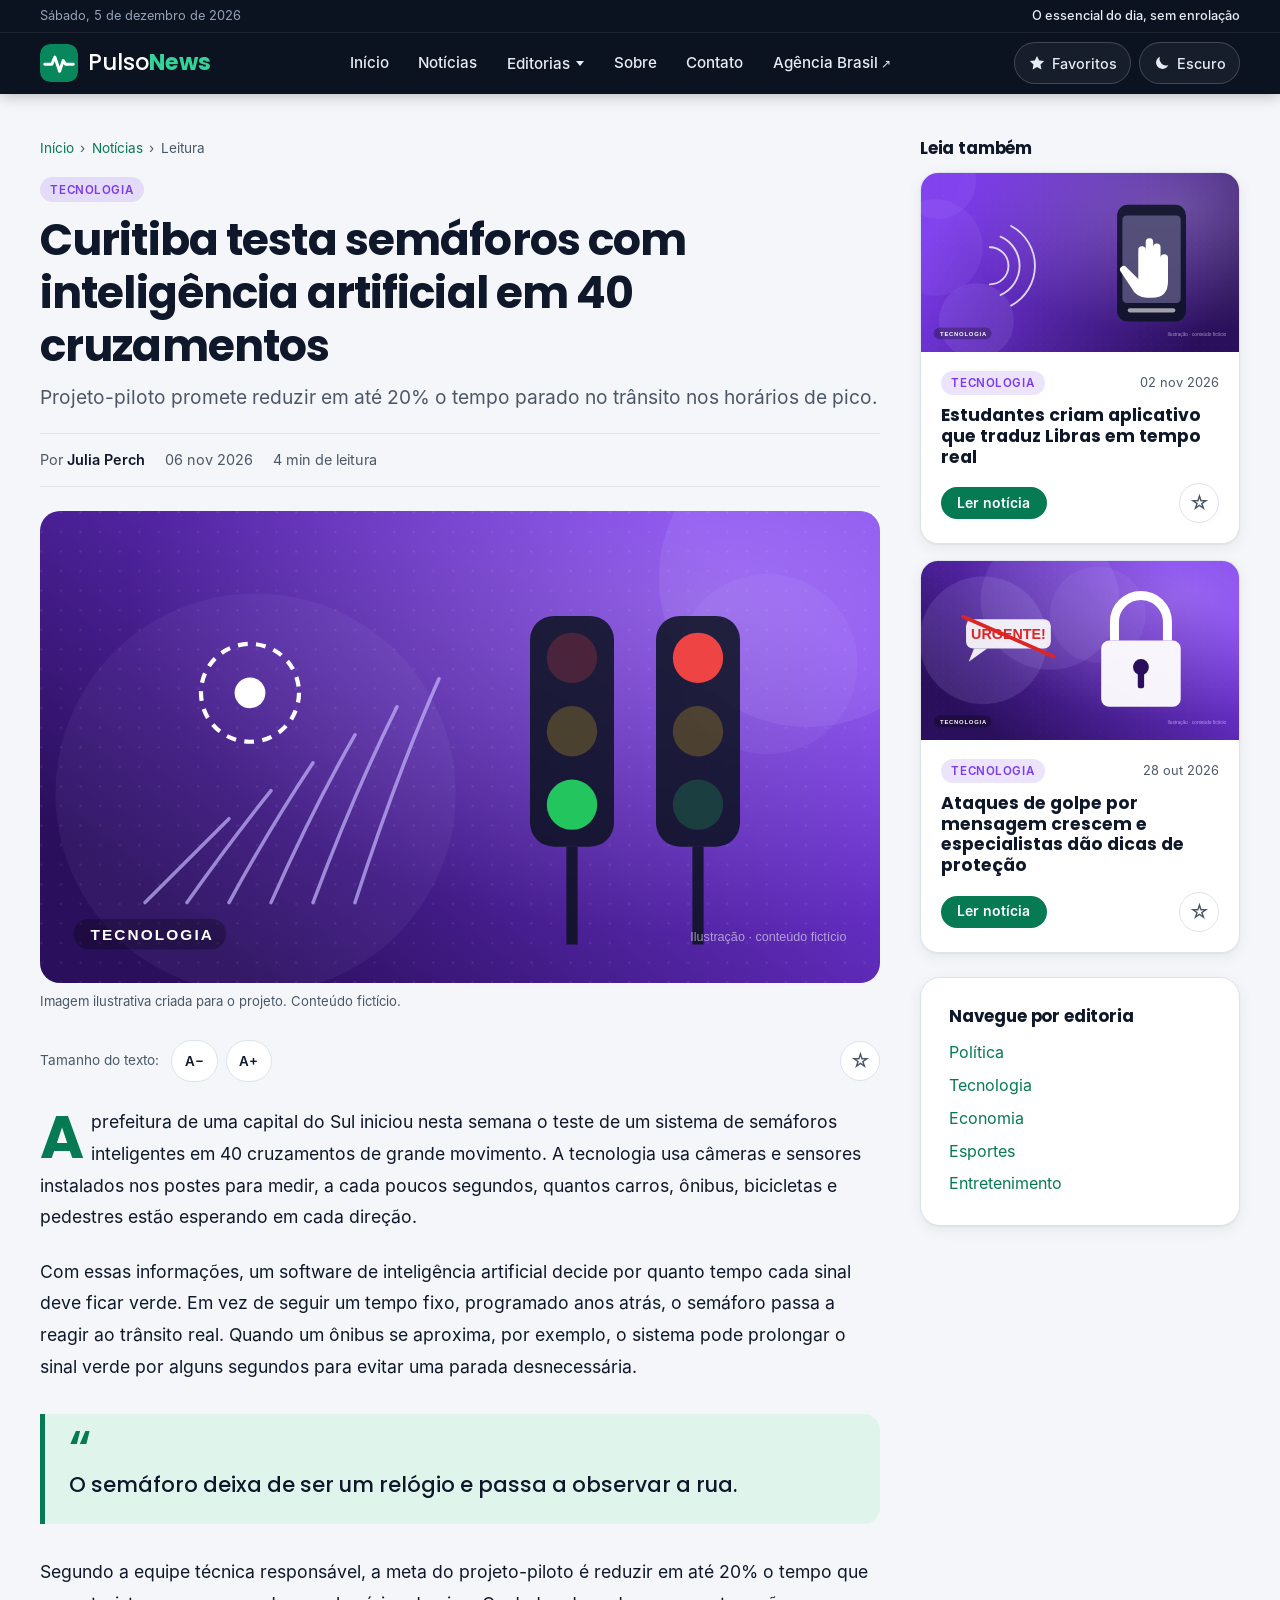
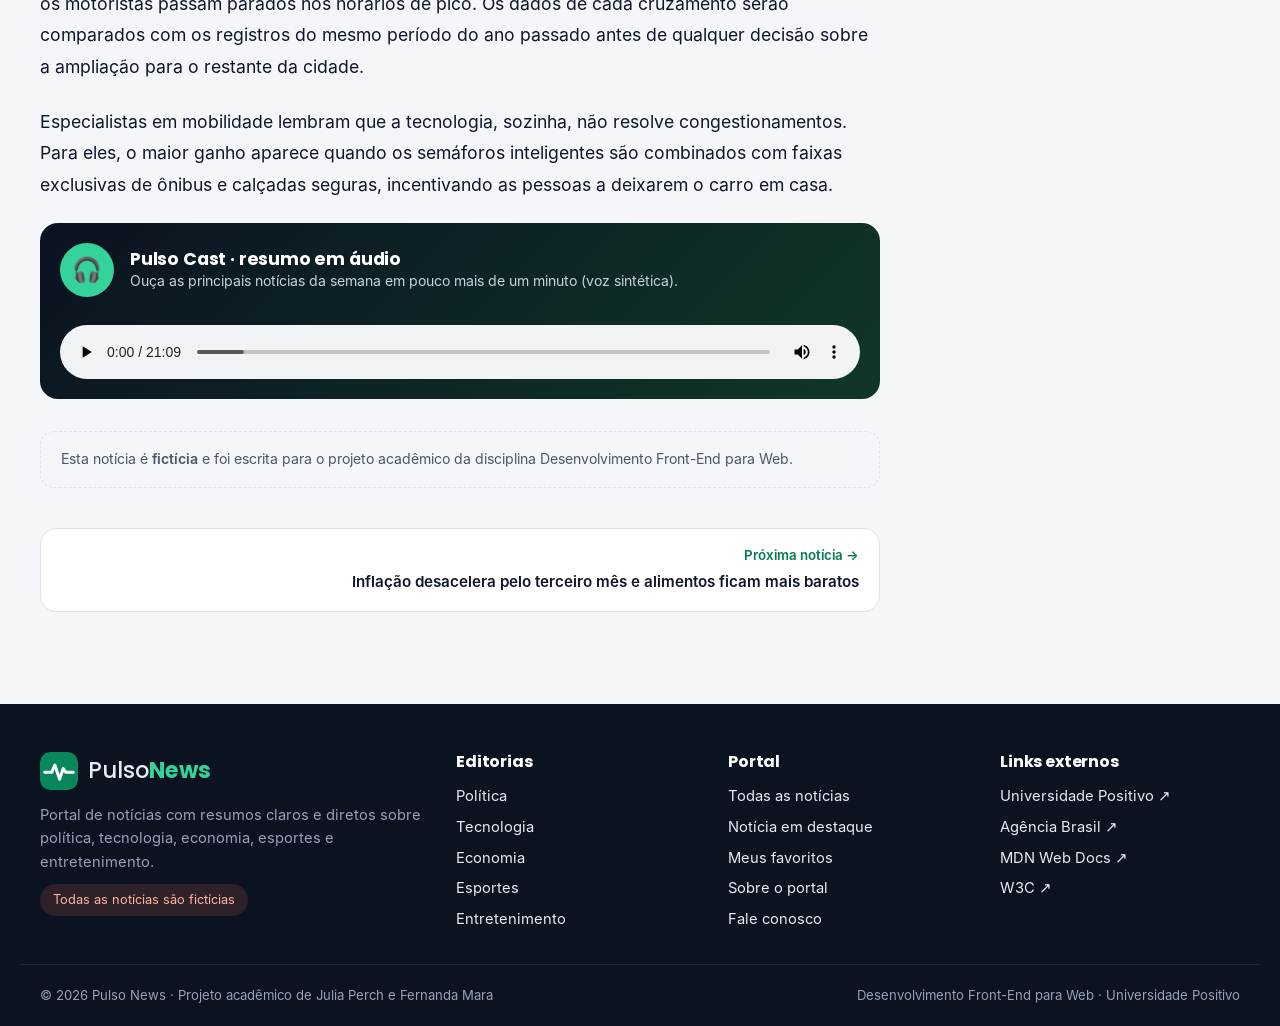
<file: noticia-destaque.html>
<!DOCTYPE html>
<html lang="pt-BR">
<head>
    <meta charset="UTF-8">
    <meta name="viewport" content="width=device-width, initial-scale=1.0">
    <meta name="description" content="Leia a notícia completa no Pulso News.">
    <meta name="author" content="Julia Perch e Fernanda Mara">
    <title>Notícia | Pulso News</title>
    <link rel="icon" href="img/logo-pulso.svg" type="image/svg+xml">
    <link rel="stylesheet" href="css/temas.css">
    <link rel="stylesheet" href="css/style.css">
    <link rel="stylesheet" href="css/responsive.css">
    <script src="js/tema.js"></script>
</head>
<body data-framework="nenhum">
    <div id="barra-progresso" aria-hidden="true"></div>
    <a href="#conteudo" class="pular-conteudo">Pular para o conteúdo</a>

    <header class="cabecalho">
        <div class="faixa-topo">
            <div class="container-pulso faixa-topo-conteudo">
                <span id="data-hoje">Pulso News</span>
                <span class="slogan">O essencial do dia, sem enrolação</span>
            </div>
        </div>
        <nav class="navegacao" aria-label="Menu principal">
            <div class="container-pulso navegacao-conteudo">
                <a class="marca" href="index.html">
                    <img src="img/logo-pulso.svg" alt="" class="marca-icone" width="38" height="38">
                    <span>Pulso<strong>News</strong></span>
                </a>
                <div class="menu" id="menu-principal">
                    <ul class="menu-lista">
                        <li class="menu-item"><a class="menu-link" href="index.html">Início</a></li>
                        <li class="menu-item"><a class="menu-link" href="noticias.html">Notícias</a></li>
                        <li class="menu-item">
                            <button type="button" class="menu-link submenu-botao" aria-expanded="false">Editorias</button>
                            <ul class="submenu">
                                <li><a class="submenu-link" href="politica.html">Política</a></li>
                                <li><a class="submenu-link" href="tecnologia.html">Tecnologia</a></li>
                                <li><a class="submenu-link" href="economia.html">Economia</a></li>
                                <li><a class="submenu-link" href="esportes.html">Esportes</a></li>
                                <li><a class="submenu-link" href="entretenimento.html">Entretenimento</a></li>
                            </ul>
                        </li>
                        <li class="menu-item"><a class="menu-link" href="sobre.html">Sobre</a></li>
                        <li class="menu-item"><a class="menu-link" href="contato.html">Contato</a></li>
                        <li class="menu-item"><a class="menu-link link-externo" href="https://agenciabrasil.ebc.com.br/" target="_blank" rel="noopener noreferrer">Agência Brasil</a></li>
                    </ul>
                </div>
                <div class="acoes-cabecalho">
                    <a href="favoritos.html" class="btn-icone" aria-label="Notícias favoritas">
                        <svg viewBox="0 0 24 24" fill="currentColor" aria-hidden="true"><path d="M12 2.5l2.9 6 6.6.9-4.8 4.6 1.2 6.5L12 17.4l-5.9 3.1 1.2-6.5L2.5 9.4l6.6-.9z"/></svg>
                        <span class="rotulo-favoritos">Favoritos</span>
                        <span class="contador-favoritos" hidden>0</span>
                    </a>
                    <button type="button" id="btn-tema" class="btn-icone" aria-label="Ativar modo escuro">
                        <svg class="icone-lua" viewBox="0 0 24 24" fill="currentColor" aria-hidden="true"><path d="M20.5 14.6A8.5 8.5 0 0 1 9.4 3.5 8.5 8.5 0 1 0 20.5 14.6z"/></svg>
                        <svg class="icone-sol" viewBox="0 0 24 24" fill="none" stroke="currentColor" stroke-width="2" stroke-linecap="round" aria-hidden="true"><circle cx="12" cy="12" r="4.5"/><path d="M12 2v2M12 20v2M4.9 4.9l1.4 1.4M17.7 17.7l1.4 1.4M2 12h2M20 12h2M4.9 19.1l1.4-1.4M17.7 6.3l1.4-1.4"/></svg>
                        <span class="texto-tema">Escuro</span>
                    </button>
                    <button type="button" id="btn-menu" class="botao-menu" aria-controls="menu-principal" aria-expanded="false" aria-label="Abrir menu">
                        <span></span>
                        <span></span>
                        <span></span>
                    </button>
                </div>
            </div>
        </nav>
    </header>

    <main id="conteudo">
        <div class="container-pulso secao">
            <div class="layout-artigo">
                <article id="artigo-completo">
                    <header class="artigo-cabecalho">
                        <nav aria-label="Você está em">
                            <ol class="trilha-navegacao">
                                <li><a href="index.html">Início</a></li>
                                <li><a href="noticias.html">Notícias</a></li>
                                <li>Leitura</li>
                            </ol>
                        </nav>
                        <a id="artigo-categoria" href="tecnologia.html" class="etiqueta etiqueta-tecnologia">Tecnologia</a>
                        <h1 id="artigo-titulo">Curitiba testa semáforos com inteligência artificial em 40 cruzamentos</h1>
                        <p id="artigo-subtitulo" class="artigo-subtitulo">Projeto-piloto promete reduzir em até 20% o tempo parado no trânsito nos horários de pico.</p>
                        <div class="artigo-meta">
                            <span>Por <strong id="artigo-autor">Julia Perch</strong></span>
                            <time id="artigo-data" datetime="2026-11-06">06 nov 2026</time>
                            <span id="artigo-tempo">4 min de leitura</span>
                        </div>
                    </header>

                    <figure class="artigo-figura">
                        <img id="artigo-imagem" src="img/noticia-01.svg" alt="Ilustração da notícia">
                        <figcaption>Imagem ilustrativa criada para o projeto. Conteúdo fictício.</figcaption>
                    </figure>

                    <div class="controles-leitura" aria-label="Ferramentas de leitura">
                        <span>Tamanho do texto:</span>
                        <button type="button" id="btn-diminuir-fonte" class="botao-leitura" aria-label="Diminuir texto">A−</button>
                        <button type="button" id="btn-aumentar-fonte" class="botao-leitura" aria-label="Aumentar texto">A+</button>
                        <button type="button" id="btn-favoritar-artigo" class="botao-favorito" data-id="1" aria-pressed="false" aria-label="Adicionar aos favoritos">☆</button>
                    </div>

                    <div id="artigo-corpo" class="artigo-corpo">
                        <p>Carregando o texto da notícia...</p>
                    </div>

                    <section class="cartao-audio" aria-labelledby="titulo-audio">
                        <div class="cartao-audio-icone" aria-hidden="true">🎧</div>
                        <div class="cartao-audio-texto">
                            <h2 id="titulo-audio">Pulso Cast · resumo em áudio</h2>
                            <p>Ouça as principais notícias da semana em pouco mais de um minuto (voz sintética).</p>
                        </div>
                        <audio class="player-audio" controls preload="metadata">
                            <source src="audio/pulso-cast.mp3" type="audio/mpeg">
                            Seu navegador não suporta áudio em HTML5.
                        </audio>
                    </section>

                    <p class="aviso-artigo">Esta notícia é <strong>fictícia</strong> e foi escrita para o projeto acadêmico da disciplina Desenvolvimento Front-End para Web.</p>

                    <nav class="navegacao-artigos" aria-label="Outras notícias">
                        <a id="link-anterior" href="noticias.html">
                            <small>← Notícia anterior</small>
                            <span>Ver notícias</span>
                        </a>
                        <a id="link-proxima" href="noticias.html">
                            <small>Próxima notícia →</small>
                            <span>Ver notícias</span>
                        </a>
                    </nav>
                </article>

                <aside class="lateral" aria-label="Conteúdo relacionado">
                    <section class="lateral-bloco">
                        <h2>Leia também</h2>
                        <div id="noticias-relacionadas" class="grade-noticias"></div>
                    </section>
                    <section class="lateral-bloco caixa">
                        <h2>Navegue por editoria</h2>
                        <ul class="rodape-lista">
                            <li><a href="politica.html">Política</a></li>
                            <li><a href="tecnologia.html">Tecnologia</a></li>
                            <li><a href="economia.html">Economia</a></li>
                            <li><a href="esportes.html">Esportes</a></li>
                            <li><a href="entretenimento.html">Entretenimento</a></li>
                        </ul>
                    </section>
                </aside>
            </div>
        </div>
    </main>

    <footer class="rodape">
        <div class="container-pulso rodape-grade">
            <section>
                <a class="marca" href="index.html">
                    <img src="img/logo-pulso.svg" alt="" class="marca-icone" width="38" height="38">
                    <span>Pulso<strong>News</strong></span>
                </a>
                <p>Portal de notícias com resumos claros e diretos sobre política, tecnologia, economia, esportes e entretenimento.</p>
                <span class="aviso-ficticio">Todas as notícias são fictícias</span>
            </section>
            <nav aria-label="Editorias">
                <h2>Editorias</h2>
                <ul class="rodape-lista">
                    <li><a href="politica.html">Política</a></li>
                    <li><a href="tecnologia.html">Tecnologia</a></li>
                    <li><a href="economia.html">Economia</a></li>
                    <li><a href="esportes.html">Esportes</a></li>
                    <li><a href="entretenimento.html">Entretenimento</a></li>
                </ul>
            </nav>
            <nav aria-label="Portal">
                <h2>Portal</h2>
                <ul class="rodape-lista">
                    <li><a href="noticias.html">Todas as notícias</a></li>
                    <li><a href="noticia-destaque.html">Notícia em destaque</a></li>
                    <li><a href="favoritos.html">Meus favoritos</a></li>
                    <li><a href="sobre.html">Sobre o portal</a></li>
                    <li><a href="contato.html">Fale conosco</a></li>
                </ul>
            </nav>
            <section>
                <h2>Links externos</h2>
                <ul class="rodape-lista">
                    <li><a href="https://www.up.edu.br/" target="_blank" rel="noopener noreferrer">Universidade Positivo ↗</a></li>
                    <li><a href="https://agenciabrasil.ebc.com.br/" target="_blank" rel="noopener noreferrer">Agência Brasil ↗</a></li>
                    <li><a href="https://developer.mozilla.org/pt-BR/" target="_blank" rel="noopener noreferrer">MDN Web Docs ↗</a></li>
                    <li><a href="https://www.w3.org/" target="_blank" rel="noopener noreferrer">W3C ↗</a></li>
                </ul>
            </section>
        </div>
        <div class="container-pulso rodape-base">
            <p>© <span class="ano-atual">2026</span> Pulso News · Projeto acadêmico de Julia Perch e Fernanda Mara</p>
            <p>Desenvolvimento Front-End para Web · Universidade Positivo</p>
        </div>
    </footer>

    <button type="button" id="btn-topo" aria-label="Voltar ao topo">↑</button>

    <script src="js/noticias.js"></script>
    <script src="js/main.js"></script>
</body>
</html>
</file>
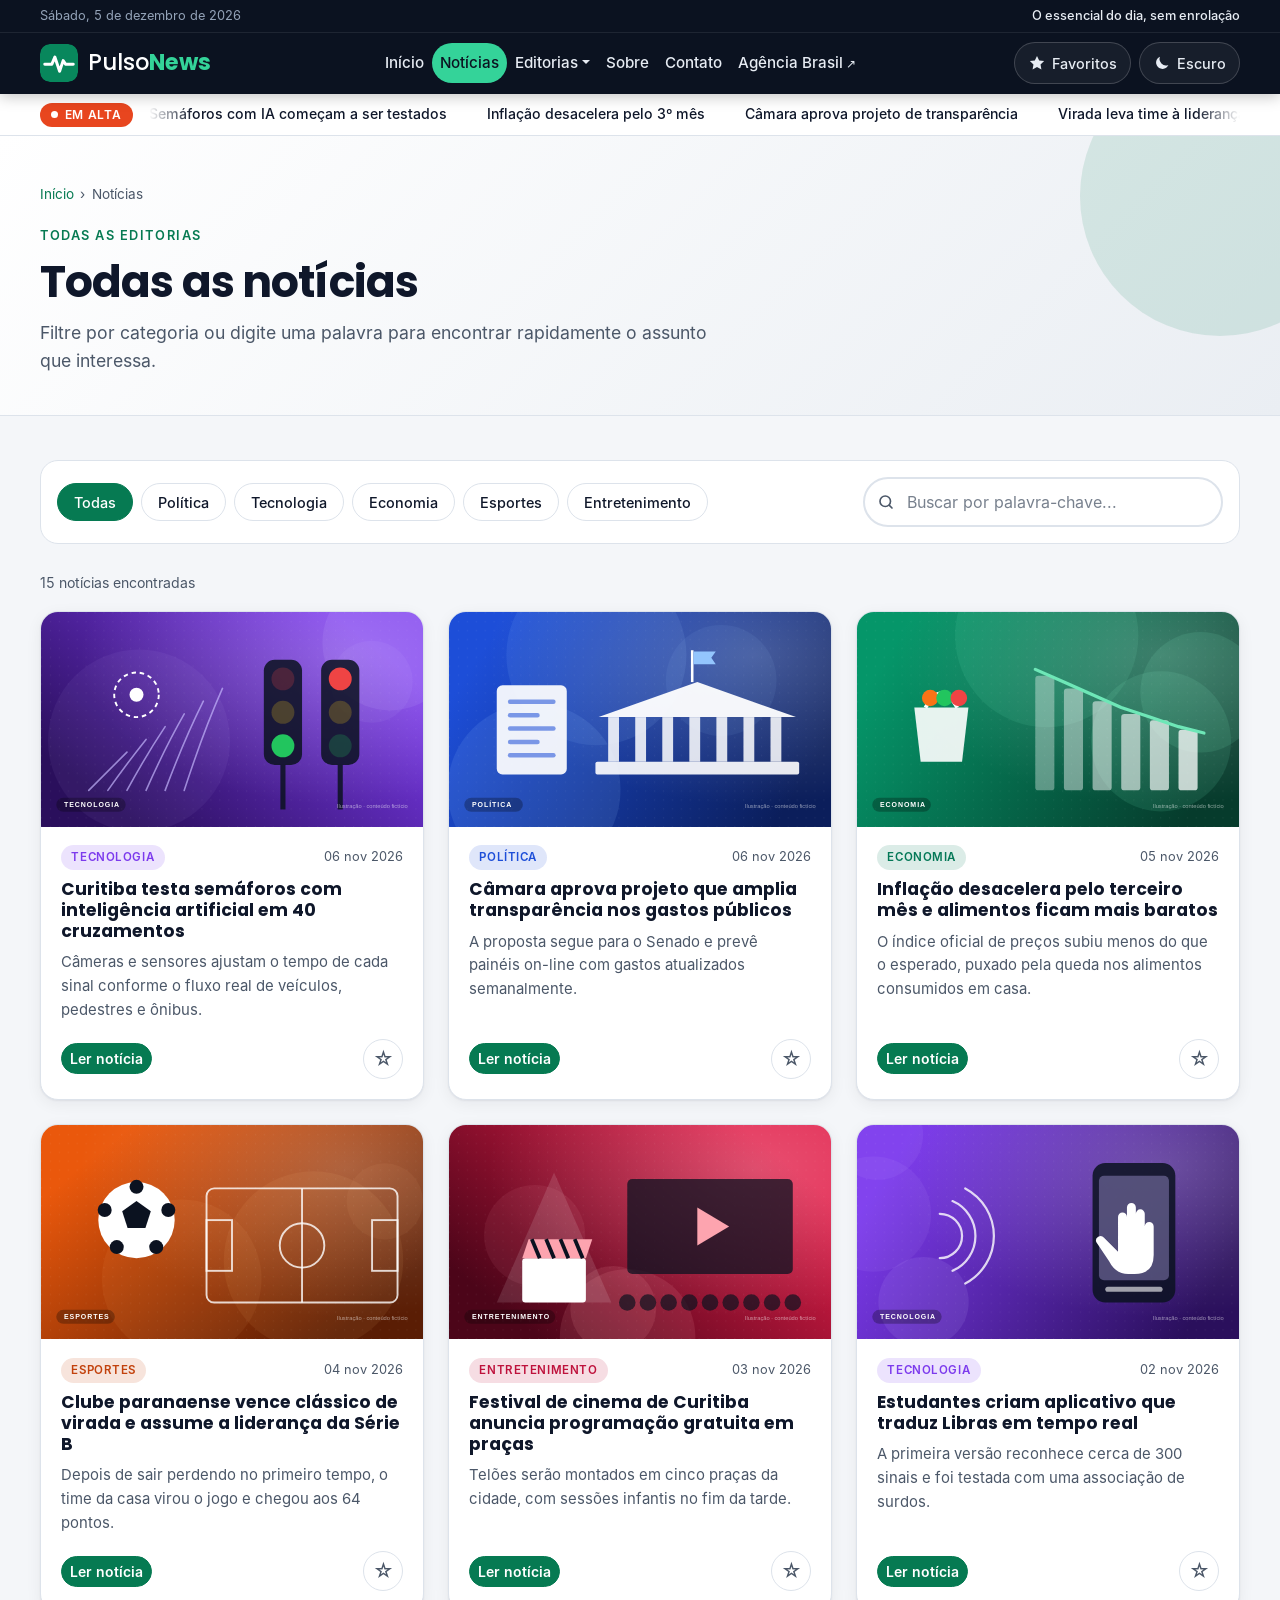
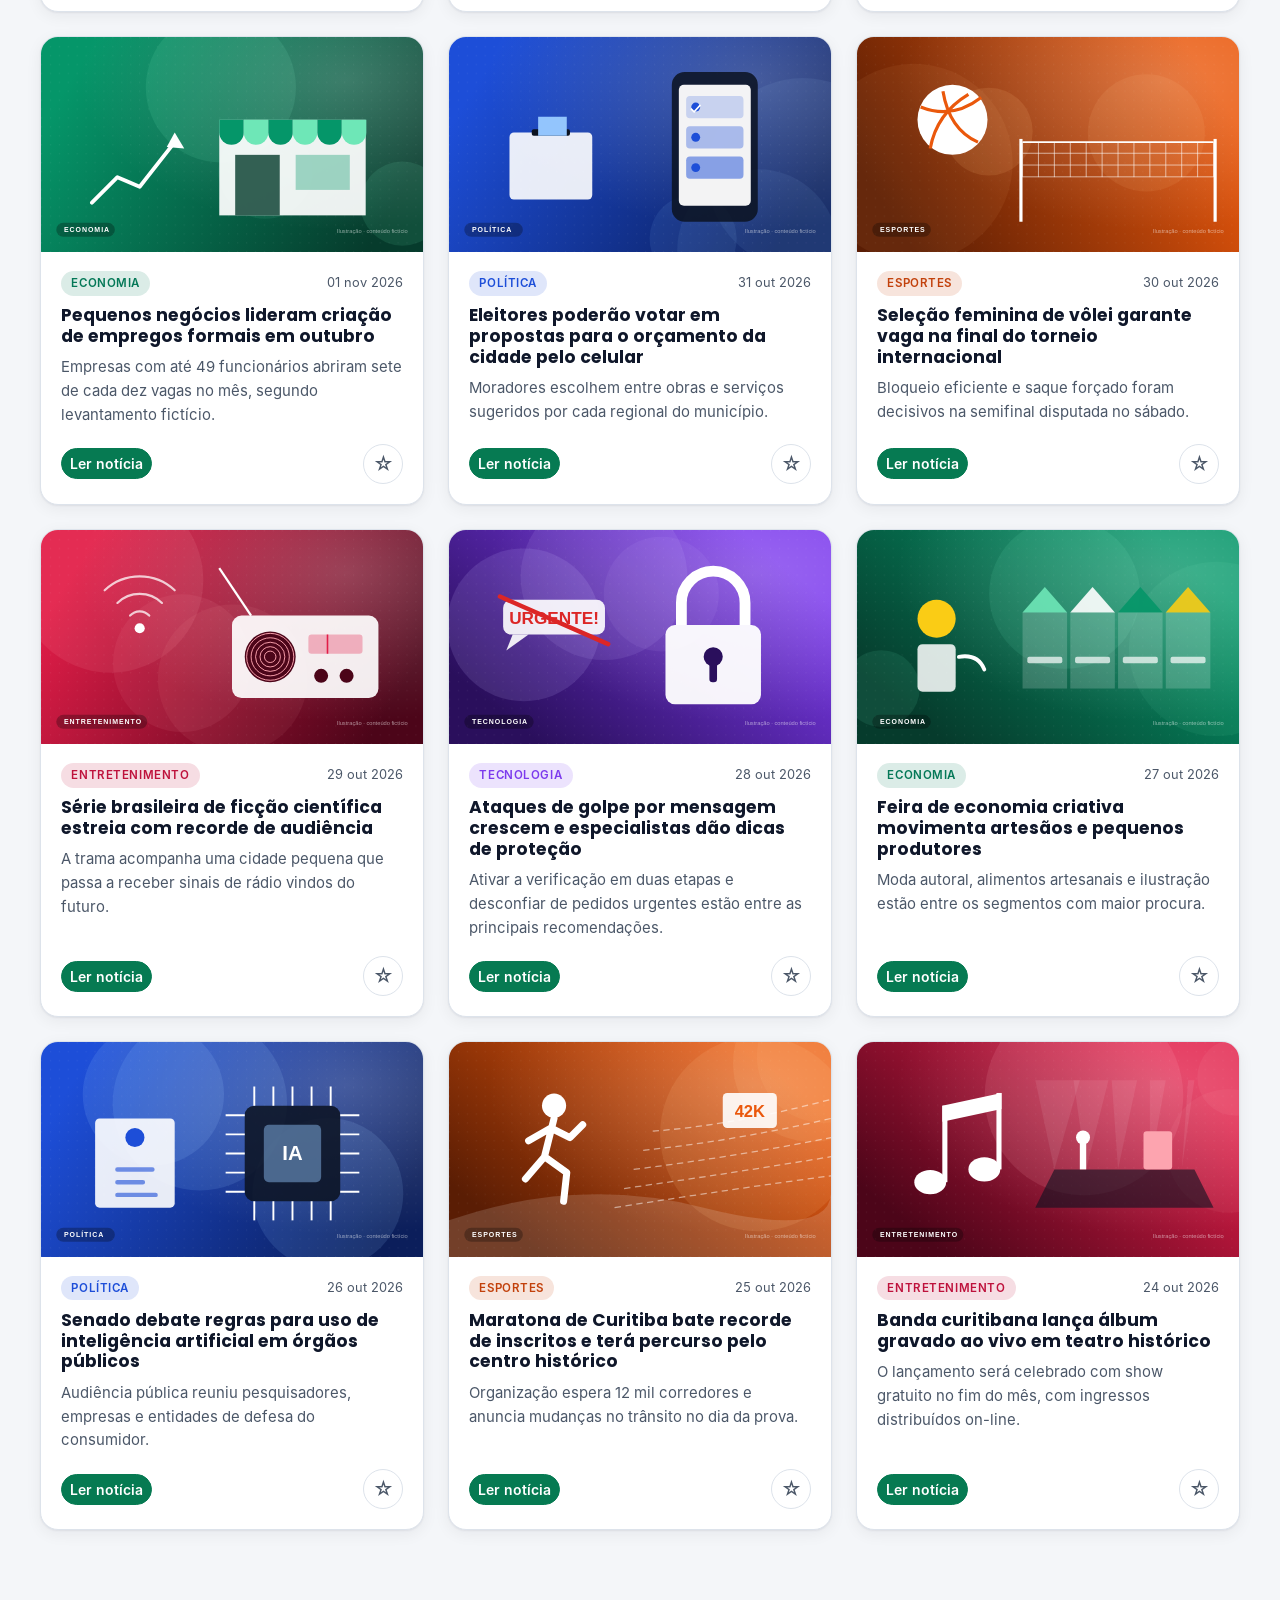
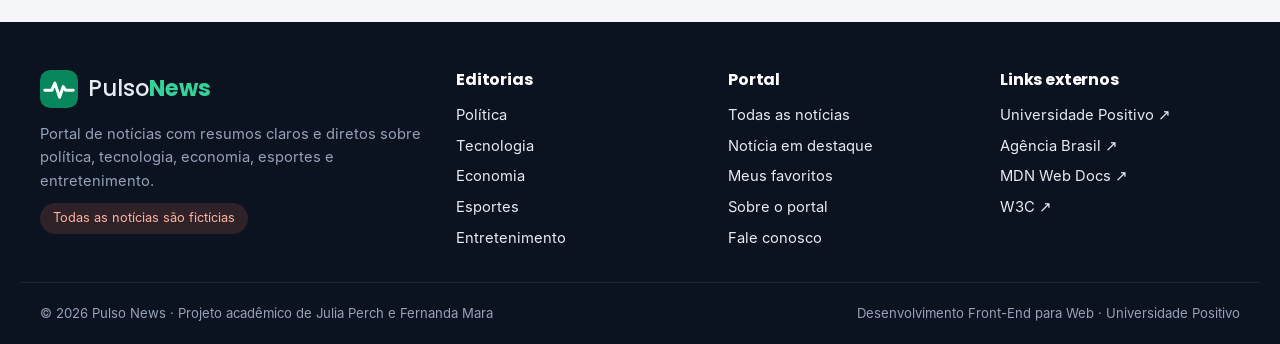
<file: noticias.html>
<!DOCTYPE html>
<html lang="pt-BR">
<head>
    <meta charset="UTF-8">
    <meta name="viewport" content="width=device-width, initial-scale=1.0">
    <meta name="description" content="Todas as notícias do Pulso News com filtro por categoria e busca.">
    <meta name="author" content="Julia Perch e Fernanda Mara">
    <title>Todas as notícias | Pulso News</title>
    <link rel="icon" href="img/logo-pulso.svg" type="image/svg+xml">
    <link rel="stylesheet" href="lib/bootstrap/bootstrap.min.css">
    <link rel="stylesheet" href="css/temas.css">
    <link rel="stylesheet" href="css/style.css">
    <link rel="stylesheet" href="css/responsive.css">
    <script src="js/tema.js"></script>
</head>
<body data-framework="bootstrap">
    <a href="#conteudo" class="pular-conteudo">Pular para o conteúdo</a>

    <header class="cabecalho">
        <div class="faixa-topo">
            <div class="container-pulso faixa-topo-conteudo">
                <span id="data-hoje">Pulso News</span>
                <span class="slogan">O essencial do dia, sem enrolação</span>
            </div>
        </div>
        <nav class="navbar navbar-expand-lg navegacao" data-bs-theme="dark" aria-label="Menu principal">
            <div class="container-pulso navegacao-conteudo">
                <a class="navbar-brand marca" href="index.html">
                    <img src="img/logo-pulso.svg" alt="" class="marca-icone" width="38" height="38">
                    <span>Pulso<strong>News</strong></span>
                </a>
                <div class="acoes-cabecalho order-lg-last">
                    <a href="favoritos.html" class="btn-icone" aria-label="Notícias favoritas">
                        <svg viewBox="0 0 24 24" fill="currentColor" aria-hidden="true"><path d="M12 2.5l2.9 6 6.6.9-4.8 4.6 1.2 6.5L12 17.4l-5.9 3.1 1.2-6.5L2.5 9.4l6.6-.9z"/></svg>
                        <span class="rotulo-favoritos">Favoritos</span>
                        <span class="contador-favoritos" hidden>0</span>
                    </a>
                    <button type="button" id="btn-tema" class="btn-icone" aria-label="Ativar modo escuro">
                        <svg class="icone-lua" viewBox="0 0 24 24" fill="currentColor" aria-hidden="true"><path d="M20.5 14.6A8.5 8.5 0 0 1 9.4 3.5 8.5 8.5 0 1 0 20.5 14.6z"/></svg>
                        <svg class="icone-sol" viewBox="0 0 24 24" fill="none" stroke="currentColor" stroke-width="2" stroke-linecap="round" aria-hidden="true"><circle cx="12" cy="12" r="4.5"/><path d="M12 2v2M12 20v2M4.9 4.9l1.4 1.4M17.7 17.7l1.4 1.4M2 12h2M20 12h2M4.9 19.1l1.4-1.4M17.7 6.3l1.4-1.4"/></svg>
                        <span class="texto-tema">Escuro</span>
                    </button>
                    <button class="navbar-toggler" type="button" data-bs-toggle="collapse" data-bs-target="#menu-principal" aria-controls="menu-principal" aria-expanded="false" aria-label="Abrir menu">
                        <span class="navbar-toggler-icon"></span>
                    </button>
                </div>
                <div class="collapse navbar-collapse" id="menu-principal">
                    <ul class="navbar-nav">
                        <li class="nav-item"><a class="nav-link" href="index.html">Início</a></li>
                        <li class="nav-item"><a class="nav-link" href="noticias.html">Notícias</a></li>
                        <li class="nav-item dropdown">
                            <button class="nav-link dropdown-toggle" type="button" data-bs-toggle="dropdown" aria-expanded="false">Editorias</button>
                            <ul class="dropdown-menu">
                                <li><a class="dropdown-item" href="politica.html">Política</a></li>
                                <li><a class="dropdown-item" href="tecnologia.html">Tecnologia</a></li>
                                <li><a class="dropdown-item" href="economia.html">Economia</a></li>
                                <li><a class="dropdown-item" href="esportes.html">Esportes</a></li>
                                <li><a class="dropdown-item" href="entretenimento.html">Entretenimento</a></li>
                            </ul>
                        </li>
                        <li class="nav-item"><a class="nav-link" href="sobre.html">Sobre</a></li>
                        <li class="nav-item"><a class="nav-link" href="contato.html">Contato</a></li>
                        <li class="nav-item"><a class="nav-link link-externo" href="https://agenciabrasil.ebc.com.br/" target="_blank" rel="noopener noreferrer">Agência Brasil</a></li>
                    </ul>
                </div>
            </div>
        </nav>
    </header>

    <section class="em-alta" aria-label="Notícias em alta">
        <div class="container-pulso em-alta-conteudo">
            <span class="em-alta-rotulo">Em alta</span>
            <div class="em-alta-trilho">
                <ul class="em-alta-lista">
                    <li><a href="noticia-destaque.html?id=1">Semáforos com IA começam a ser testados</a></li>
                    <li><a href="noticia-destaque.html?id=2">Inflação desacelera pelo 3º mês</a></li>
                    <li><a href="noticia-destaque.html?id=4">Câmara aprova projeto de transparência</a></li>
                    <li><a href="noticia-destaque.html?id=3">Virada leva time à liderança da Série B</a></li>
                    <li><a href="noticia-destaque.html?id=6">App traduz Libras em tempo real</a></li>
                    <li><a href="noticia-destaque.html?id=11">Como se proteger de golpes por mensagem</a></li>
                </ul>
            </div>
        </div>
    </section>

    <main id="conteudo">
        <section class="cabecalho-pagina">
            <div class="container-pulso">
                <nav aria-label="Você está em">
                    <ol class="trilha-navegacao">
                        <li><a href="index.html">Início</a></li>
                        <li>Notícias</li>
                    </ol>
                </nav>
                <span class="sobretitulo">Todas as editorias</span>
                <h1>Todas as notícias</h1>
                <p>Filtre por categoria ou digite uma palavra para encontrar rapidamente o assunto que interessa.</p>
            </div>
        </section>

        <section class="secao">
            <div class="container-pulso">
                <div class="barra-filtros">
                    <div class="grupo-filtros" role="group" aria-label="Filtrar por categoria">
                        <button type="button" class="filtro-categoria active" data-categoria="todas" aria-pressed="true">Todas</button>
                        <button type="button" class="filtro-categoria" data-categoria="politica" aria-pressed="false">Política</button>
                        <button type="button" class="filtro-categoria" data-categoria="tecnologia" aria-pressed="false">Tecnologia</button>
                        <button type="button" class="filtro-categoria" data-categoria="economia" aria-pressed="false">Economia</button>
                        <button type="button" class="filtro-categoria" data-categoria="esportes" aria-pressed="false">Esportes</button>
                        <button type="button" class="filtro-categoria" data-categoria="entretenimento" aria-pressed="false">Entretenimento</button>
                    </div>
                    <label class="campo-busca-wrapper" for="campo-busca">
                        <span class="visually-hidden">Buscar notícias</span>
                        <svg viewBox="0 0 24 24" fill="none" stroke="currentColor" stroke-width="2.2" stroke-linecap="round" aria-hidden="true"><circle cx="11" cy="11" r="7"/><path d="M20 20l-3.5-3.5"/></svg>
                        <input type="search" id="campo-busca" class="form-control campo" placeholder="Buscar por palavra-chave..." autocomplete="off">
                    </label>
                </div>
                <p id="contador-resultados">Carregando notícias...</p>
                <div id="lista-noticias" class="grade-noticias" aria-live="polite"></div>
            </div>
        </section>
    </main>

    <footer class="rodape">
        <div class="container-pulso rodape-grade">
            <section>
                <a class="marca" href="index.html">
                    <img src="img/logo-pulso.svg" alt="" class="marca-icone" width="38" height="38">
                    <span>Pulso<strong>News</strong></span>
                </a>
                <p>Portal de notícias com resumos claros e diretos sobre política, tecnologia, economia, esportes e entretenimento.</p>
                <span class="aviso-ficticio">Todas as notícias são fictícias</span>
            </section>
            <nav aria-label="Editorias">
                <h2>Editorias</h2>
                <ul class="rodape-lista">
                    <li><a href="politica.html">Política</a></li>
                    <li><a href="tecnologia.html">Tecnologia</a></li>
                    <li><a href="economia.html">Economia</a></li>
                    <li><a href="esportes.html">Esportes</a></li>
                    <li><a href="entretenimento.html">Entretenimento</a></li>
                </ul>
            </nav>
            <nav aria-label="Portal">
                <h2>Portal</h2>
                <ul class="rodape-lista">
                    <li><a href="noticias.html">Todas as notícias</a></li>
                    <li><a href="noticia-destaque.html">Notícia em destaque</a></li>
                    <li><a href="favoritos.html">Meus favoritos</a></li>
                    <li><a href="sobre.html">Sobre o portal</a></li>
                    <li><a href="contato.html">Fale conosco</a></li>
                </ul>
            </nav>
            <section>
                <h2>Links externos</h2>
                <ul class="rodape-lista">
                    <li><a href="https://www.up.edu.br/" target="_blank" rel="noopener noreferrer">Universidade Positivo ↗</a></li>
                    <li><a href="https://agenciabrasil.ebc.com.br/" target="_blank" rel="noopener noreferrer">Agência Brasil ↗</a></li>
                    <li><a href="https://developer.mozilla.org/pt-BR/" target="_blank" rel="noopener noreferrer">MDN Web Docs ↗</a></li>
                    <li><a href="https://www.w3.org/" target="_blank" rel="noopener noreferrer">W3C ↗</a></li>
                </ul>
            </section>
        </div>
        <div class="container-pulso rodape-base">
            <p>© <span class="ano-atual">2026</span> Pulso News · Projeto acadêmico de Julia Perch e Fernanda Mara</p>
            <p>Desenvolvimento Front-End para Web · Universidade Positivo</p>
        </div>
    </footer>

    <button type="button" id="btn-topo" aria-label="Voltar ao topo">↑</button>

    <script src="lib/bootstrap/bootstrap.bundle.min.js"></script>
    <script src="js/noticias.js"></script>
    <script src="js/main.js"></script>
</body>
</html>
</file>
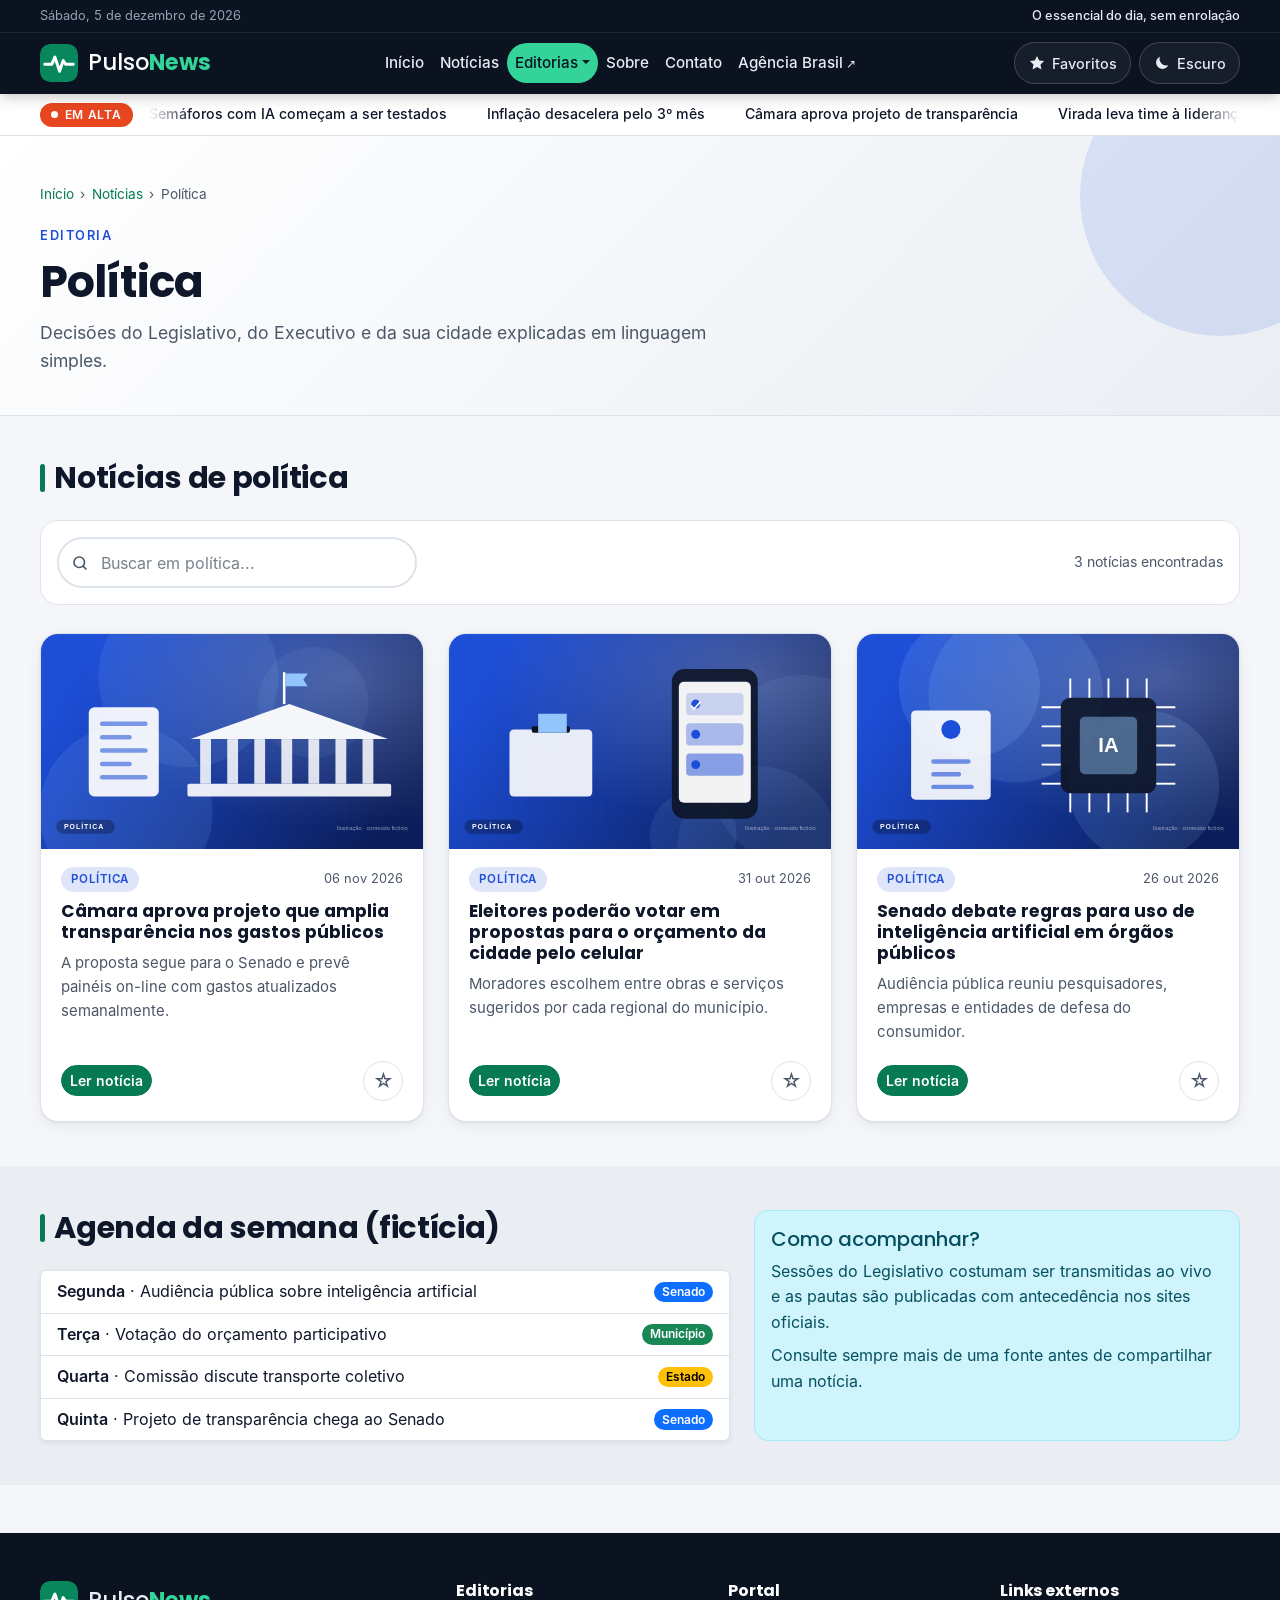
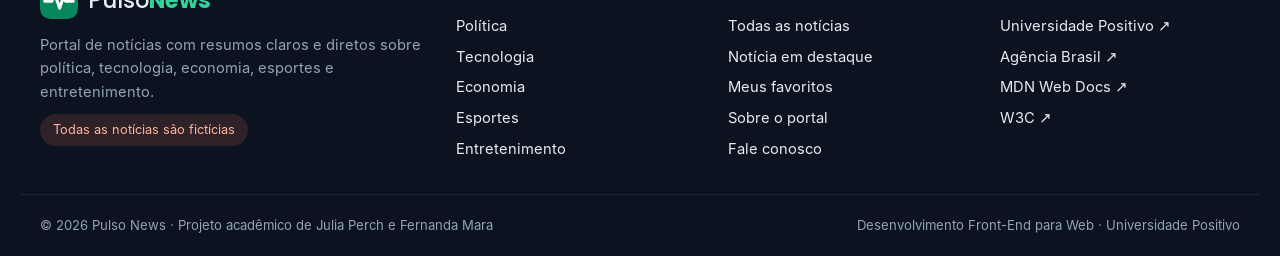
<file: politica.html>
<!DOCTYPE html>
<html lang="pt-BR">
<head>
    <meta charset="UTF-8">
    <meta name="viewport" content="width=device-width, initial-scale=1.0">
    <meta name="description" content="Notícias de política do Pulso News.">
    <meta name="author" content="Julia Perch e Fernanda Mara">
    <title>Política | Pulso News</title>
    <link rel="icon" href="img/logo-pulso.svg" type="image/svg+xml">
    <link rel="stylesheet" href="lib/bootstrap/bootstrap.min.css">
    <link rel="stylesheet" href="css/temas.css">
    <link rel="stylesheet" href="css/style.css">
    <link rel="stylesheet" href="css/responsive.css">
    <script src="js/tema.js"></script>
    
</head>
<body data-framework="bootstrap" data-categoria="politica" class="pagina-politica">
    <a href="#conteudo" class="pular-conteudo">Pular para o conteúdo</a>

    <header class="cabecalho">
        <div class="faixa-topo">
            <div class="container-pulso faixa-topo-conteudo">
                <span id="data-hoje">Pulso News</span>
                <span class="slogan">O essencial do dia, sem enrolação</span>
            </div>
        </div>
        <nav class="navbar navbar-expand-lg navegacao" data-bs-theme="dark" aria-label="Menu principal">
            <div class="container-pulso navegacao-conteudo">
                <a class="navbar-brand marca" href="index.html">
                    <img src="img/logo-pulso.svg" alt="" class="marca-icone" width="38" height="38">
                    <span>Pulso<strong>News</strong></span>
                </a>
                <div class="acoes-cabecalho order-lg-last">
                    <a href="favoritos.html" class="btn-icone" aria-label="Notícias favoritas">
                        <svg viewBox="0 0 24 24" fill="currentColor" aria-hidden="true"><path d="M12 2.5l2.9 6 6.6.9-4.8 4.6 1.2 6.5L12 17.4l-5.9 3.1 1.2-6.5L2.5 9.4l6.6-.9z"/></svg>
                        <span class="rotulo-favoritos">Favoritos</span>
                        <span class="contador-favoritos" hidden>0</span>
                    </a>
                    <button type="button" id="btn-tema" class="btn-icone" aria-label="Ativar modo escuro">
                        <svg class="icone-lua" viewBox="0 0 24 24" fill="currentColor" aria-hidden="true"><path d="M20.5 14.6A8.5 8.5 0 0 1 9.4 3.5 8.5 8.5 0 1 0 20.5 14.6z"/></svg>
                        <svg class="icone-sol" viewBox="0 0 24 24" fill="none" stroke="currentColor" stroke-width="2" stroke-linecap="round" aria-hidden="true"><circle cx="12" cy="12" r="4.5"/><path d="M12 2v2M12 20v2M4.9 4.9l1.4 1.4M17.7 17.7l1.4 1.4M2 12h2M20 12h2M4.9 19.1l1.4-1.4M17.7 6.3l1.4-1.4"/></svg>
                        <span class="texto-tema">Escuro</span>
                    </button>
                    <button class="navbar-toggler" type="button" data-bs-toggle="collapse" data-bs-target="#menu-principal" aria-controls="menu-principal" aria-expanded="false" aria-label="Abrir menu">
                        <span class="navbar-toggler-icon"></span>
                    </button>
                </div>
                <div class="collapse navbar-collapse" id="menu-principal">
                    <ul class="navbar-nav">
                        <li class="nav-item"><a class="nav-link" href="index.html">Início</a></li>
                        <li class="nav-item"><a class="nav-link" href="noticias.html">Notícias</a></li>
                        <li class="nav-item dropdown">
                            <button class="nav-link dropdown-toggle" type="button" data-bs-toggle="dropdown" aria-expanded="false">Editorias</button>
                            <ul class="dropdown-menu">
                                <li><a class="dropdown-item" href="politica.html">Política</a></li>
                                <li><a class="dropdown-item" href="tecnologia.html">Tecnologia</a></li>
                                <li><a class="dropdown-item" href="economia.html">Economia</a></li>
                                <li><a class="dropdown-item" href="esportes.html">Esportes</a></li>
                                <li><a class="dropdown-item" href="entretenimento.html">Entretenimento</a></li>
                            </ul>
                        </li>
                        <li class="nav-item"><a class="nav-link" href="sobre.html">Sobre</a></li>
                        <li class="nav-item"><a class="nav-link" href="contato.html">Contato</a></li>
                        <li class="nav-item"><a class="nav-link link-externo" href="https://agenciabrasil.ebc.com.br/" target="_blank" rel="noopener noreferrer">Agência Brasil</a></li>
                    </ul>
                </div>
            </div>
        </nav>
    </header>

    <section class="em-alta" aria-label="Notícias em alta">
        <div class="container-pulso em-alta-conteudo">
            <span class="em-alta-rotulo">Em alta</span>
            <div class="em-alta-trilho">
                <ul class="em-alta-lista">
                    <li><a href="noticia-destaque.html?id=1">Semáforos com IA começam a ser testados</a></li>
                    <li><a href="noticia-destaque.html?id=2">Inflação desacelera pelo 3º mês</a></li>
                    <li><a href="noticia-destaque.html?id=4">Câmara aprova projeto de transparência</a></li>
                    <li><a href="noticia-destaque.html?id=3">Virada leva time à liderança da Série B</a></li>
                    <li><a href="noticia-destaque.html?id=6">App traduz Libras em tempo real</a></li>
                    <li><a href="noticia-destaque.html?id=11">Como se proteger de golpes por mensagem</a></li>
                </ul>
            </div>
        </div>
    </section>

    <main id="conteudo">
        <section class="cabecalho-pagina">
            <div class="container-pulso">
                <nav aria-label="Você está em">
                    <ol class="trilha-navegacao">
                        <li><a href="index.html">Início</a></li>
                        <li><a href="noticias.html">Notícias</a></li>
                        <li>Política</li>
                    </ol>
                </nav>
                <span class="sobretitulo">Editoria</span>
                <h1>Política</h1>
                <p>Decisões do Legislativo, do Executivo e da sua cidade explicadas em linguagem simples.</p>
            </div>
        </section>

        <section class="secao">
            <div class="container-pulso">
                <div class="titulo-secao">
                    <h2>Notícias de política</h2>
                </div>
                <div class="barra-filtros">
                    <label class="campo-busca-wrapper" for="campo-busca">
                        <span class="visually-hidden">Buscar notícias</span>
                        <svg viewBox="0 0 24 24" fill="none" stroke="currentColor" stroke-width="2.2" stroke-linecap="round" aria-hidden="true"><circle cx="11" cy="11" r="7"/><path d="M20 20l-3.5-3.5"/></svg>
                        <input type="search" id="campo-busca" class="form-control campo" placeholder="Buscar em política..." autocomplete="off">
                    </label>
                    <p id="contador-resultados" class="mb-0">Carregando notícias...</p>
                </div>
                <div id="lista-noticias" class="grade-noticias" aria-live="polite"></div>
            </div>
        </section>

        <section class="secao secao-alternada" aria-labelledby="titulo-agenda">
            <div class="container-pulso">
                <div class="row g-4">
                    <div class="col-lg-7">
                        <div class="titulo-secao">
                            <h2 id="titulo-agenda">Agenda da semana (fictícia)</h2>
                        </div>
                        <ul class="list-group shadow-sm">
                            <li class="list-group-item d-flex justify-content-between align-items-center gap-3"><span><strong>Segunda</strong> · Audiência pública sobre inteligência artificial</span><span class="badge rounded-pill text-bg-primary">Senado</span></li>
                            <li class="list-group-item d-flex justify-content-between align-items-center gap-3"><span><strong>Terça</strong> · Votação do orçamento participativo</span><span class="badge rounded-pill text-bg-success">Município</span></li>
                            <li class="list-group-item d-flex justify-content-between align-items-center gap-3"><span><strong>Quarta</strong> · Comissão discute transporte coletivo</span><span class="badge rounded-pill text-bg-warning">Estado</span></li>
                            <li class="list-group-item d-flex justify-content-between align-items-center gap-3"><span><strong>Quinta</strong> · Projeto de transparência chega ao Senado</span><span class="badge rounded-pill text-bg-primary">Senado</span></li>
                        </ul>
                    </div>
                    <div class="col-lg-5">
                        <div class="alert alert-info h-100 mb-0" role="note">
                            <h3 class="alert-heading h5">Como acompanhar?</h3>
                            <p class="mb-2">Sessões do Legislativo costumam ser transmitidas ao vivo e as pautas são publicadas com antecedência nos sites oficiais.</p>
                            <p class="mb-0">Consulte sempre mais de uma fonte antes de compartilhar uma notícia.</p>
                        </div>
                    </div>
                </div>
            </div>
        </section>
    </main>

    <footer class="rodape">
        <div class="container-pulso rodape-grade">
            <section>
                <a class="marca" href="index.html">
                    <img src="img/logo-pulso.svg" alt="" class="marca-icone" width="38" height="38">
                    <span>Pulso<strong>News</strong></span>
                </a>
                <p>Portal de notícias com resumos claros e diretos sobre política, tecnologia, economia, esportes e entretenimento.</p>
                <span class="aviso-ficticio">Todas as notícias são fictícias</span>
            </section>
            <nav aria-label="Editorias">
                <h2>Editorias</h2>
                <ul class="rodape-lista">
                    <li><a href="politica.html">Política</a></li>
                    <li><a href="tecnologia.html">Tecnologia</a></li>
                    <li><a href="economia.html">Economia</a></li>
                    <li><a href="esportes.html">Esportes</a></li>
                    <li><a href="entretenimento.html">Entretenimento</a></li>
                </ul>
            </nav>
            <nav aria-label="Portal">
                <h2>Portal</h2>
                <ul class="rodape-lista">
                    <li><a href="noticias.html">Todas as notícias</a></li>
                    <li><a href="noticia-destaque.html">Notícia em destaque</a></li>
                    <li><a href="favoritos.html">Meus favoritos</a></li>
                    <li><a href="sobre.html">Sobre o portal</a></li>
                    <li><a href="contato.html">Fale conosco</a></li>
                </ul>
            </nav>
            <section>
                <h2>Links externos</h2>
                <ul class="rodape-lista">
                    <li><a href="https://www.up.edu.br/" target="_blank" rel="noopener noreferrer">Universidade Positivo ↗</a></li>
                    <li><a href="https://agenciabrasil.ebc.com.br/" target="_blank" rel="noopener noreferrer">Agência Brasil ↗</a></li>
                    <li><a href="https://developer.mozilla.org/pt-BR/" target="_blank" rel="noopener noreferrer">MDN Web Docs ↗</a></li>
                    <li><a href="https://www.w3.org/" target="_blank" rel="noopener noreferrer">W3C ↗</a></li>
                </ul>
            </section>
        </div>
        <div class="container-pulso rodape-base">
            <p>© <span class="ano-atual">2026</span> Pulso News · Projeto acadêmico de Julia Perch e Fernanda Mara</p>
            <p>Desenvolvimento Front-End para Web · Universidade Positivo</p>
        </div>
    </footer>

    <button type="button" id="btn-topo" aria-label="Voltar ao topo">↑</button>

    <script src="lib/bootstrap/bootstrap.bundle.min.js"></script>
    <script src="js/noticias.js"></script>
    <script src="js/main.js"></script>
</body>
</html>
</file>
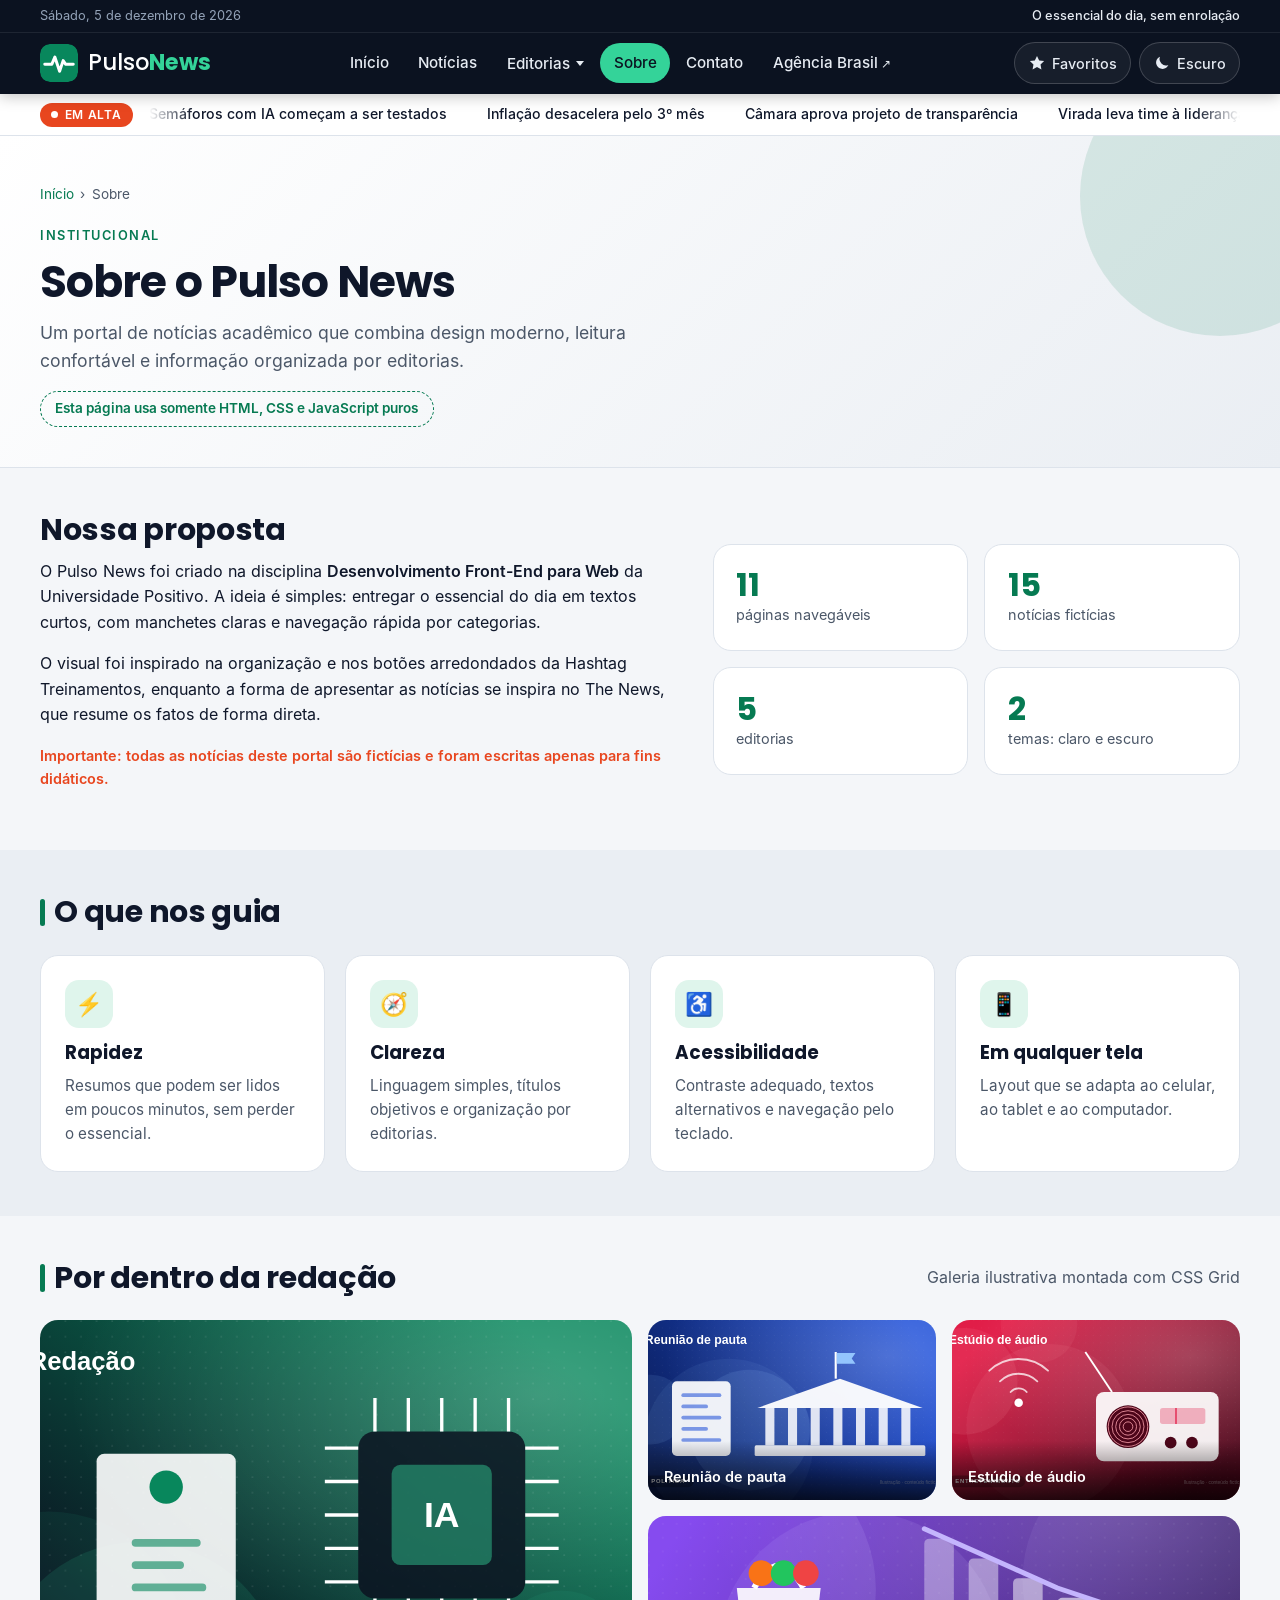
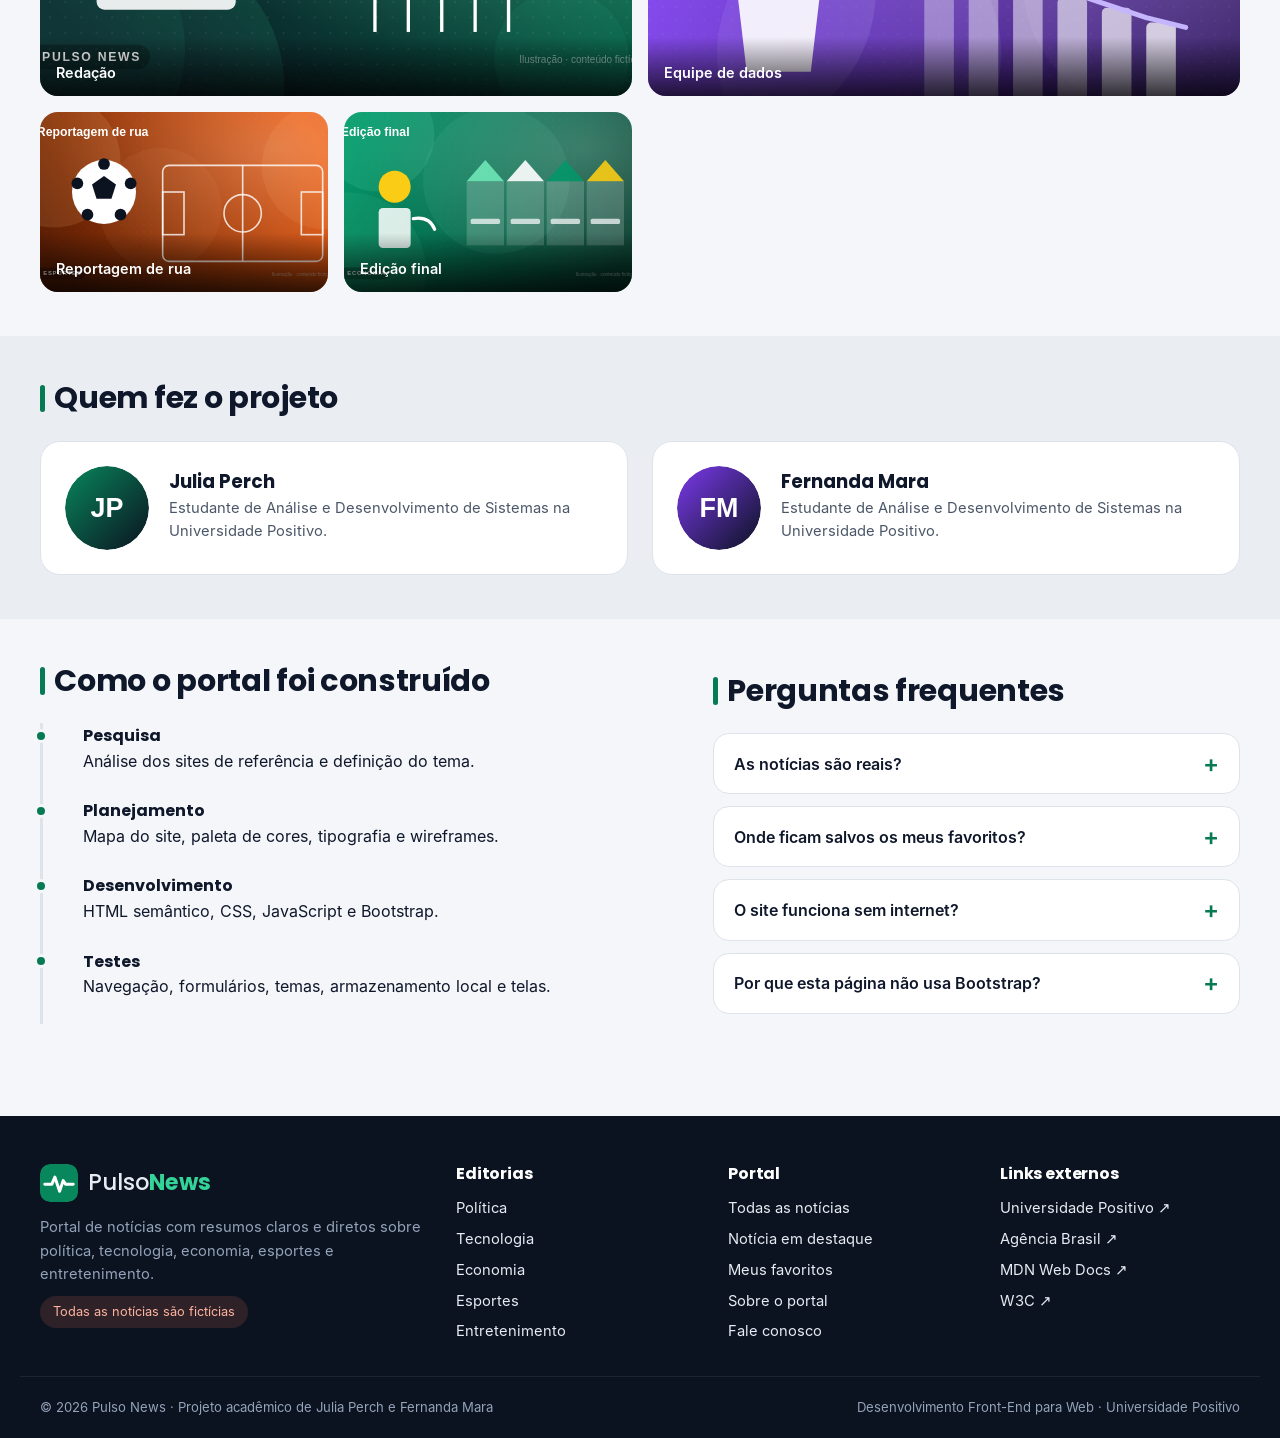
<file: sobre.html>
<!DOCTYPE html>
<html lang="pt-BR">
<head>
    <meta charset="UTF-8">
    <meta name="viewport" content="width=device-width, initial-scale=1.0">
    <meta name="description" content="Conheça o Pulso News, portal de notícias acadêmico.">
    <meta name="author" content="Julia Perch e Fernanda Mara">
    <title>Sobre | Pulso News</title>
    <link rel="icon" href="img/logo-pulso.svg" type="image/svg+xml">
    <link rel="stylesheet" href="css/temas.css">
    <link rel="stylesheet" href="css/style.css">
    <link rel="stylesheet" href="css/responsive.css">
    <style>
        .selo-puro {
            display: inline-flex;
            align-items: center;
            gap: 0.5rem;
            margin-top: 1rem;
            padding: 0.4rem 0.9rem;
            border-radius: 999px;
            border: 1px dashed var(--cor-primaria);
            color: var(--cor-primaria);
            font-size: 0.85rem;
            font-weight: 600;
        }

        .linha-tempo {
            list-style: none;
            margin: 0;
            padding: 0 0 0 1.5rem;
            border-left: 3px solid var(--cor-borda);
        }

        .linha-tempo li {
            position: relative;
            padding: 0 0 1.5rem 1rem;
        }

        .linha-tempo li::before {
            content: "";
            position: absolute;
            left: -2.05rem;
            top: 0.35rem;
            width: 14px;
            height: 14px;
            border-radius: 50%;
            background-color: var(--cor-primaria);
            border: 3px solid var(--cor-fundo);
        }

        .linha-tempo strong {
            display: block;
            font-family: "Poppins", Arial, sans-serif;
        }
    </style>
    <script src="js/tema.js"></script>
</head>
<body data-framework="nenhum">
    <a href="#conteudo" class="pular-conteudo">Pular para o conteúdo</a>

    <header class="cabecalho">
        <div class="faixa-topo">
            <div class="container-pulso faixa-topo-conteudo">
                <span id="data-hoje">Pulso News</span>
                <span class="slogan">O essencial do dia, sem enrolação</span>
            </div>
        </div>
        <nav class="navegacao" aria-label="Menu principal">
            <div class="container-pulso navegacao-conteudo">
                <a class="marca" href="index.html">
                    <img src="img/logo-pulso.svg" alt="" class="marca-icone" width="38" height="38">
                    <span>Pulso<strong>News</strong></span>
                </a>
                <div class="menu" id="menu-principal">
                    <ul class="menu-lista">
                        <li class="menu-item"><a class="menu-link" href="index.html">Início</a></li>
                        <li class="menu-item"><a class="menu-link" href="noticias.html">Notícias</a></li>
                        <li class="menu-item">
                            <button type="button" class="menu-link submenu-botao" aria-expanded="false">Editorias</button>
                            <ul class="submenu">
                                <li><a class="submenu-link" href="politica.html">Política</a></li>
                                <li><a class="submenu-link" href="tecnologia.html">Tecnologia</a></li>
                                <li><a class="submenu-link" href="economia.html">Economia</a></li>
                                <li><a class="submenu-link" href="esportes.html">Esportes</a></li>
                                <li><a class="submenu-link" href="entretenimento.html">Entretenimento</a></li>
                            </ul>
                        </li>
                        <li class="menu-item"><a class="menu-link" href="sobre.html">Sobre</a></li>
                        <li class="menu-item"><a class="menu-link" href="contato.html">Contato</a></li>
                        <li class="menu-item"><a class="menu-link link-externo" href="https://agenciabrasil.ebc.com.br/" target="_blank" rel="noopener noreferrer">Agência Brasil</a></li>
                    </ul>
                </div>
                <div class="acoes-cabecalho">
                    <a href="favoritos.html" class="btn-icone" aria-label="Notícias favoritas">
                        <svg viewBox="0 0 24 24" fill="currentColor" aria-hidden="true"><path d="M12 2.5l2.9 6 6.6.9-4.8 4.6 1.2 6.5L12 17.4l-5.9 3.1 1.2-6.5L2.5 9.4l6.6-.9z"/></svg>
                        <span class="rotulo-favoritos">Favoritos</span>
                        <span class="contador-favoritos" hidden>0</span>
                    </a>
                    <button type="button" id="btn-tema" class="btn-icone" aria-label="Ativar modo escuro">
                        <svg class="icone-lua" viewBox="0 0 24 24" fill="currentColor" aria-hidden="true"><path d="M20.5 14.6A8.5 8.5 0 0 1 9.4 3.5 8.5 8.5 0 1 0 20.5 14.6z"/></svg>
                        <svg class="icone-sol" viewBox="0 0 24 24" fill="none" stroke="currentColor" stroke-width="2" stroke-linecap="round" aria-hidden="true"><circle cx="12" cy="12" r="4.5"/><path d="M12 2v2M12 20v2M4.9 4.9l1.4 1.4M17.7 17.7l1.4 1.4M2 12h2M20 12h2M4.9 19.1l1.4-1.4M17.7 6.3l1.4-1.4"/></svg>
                        <span class="texto-tema">Escuro</span>
                    </button>
                    <button type="button" id="btn-menu" class="botao-menu" aria-controls="menu-principal" aria-expanded="false" aria-label="Abrir menu">
                        <span></span>
                        <span></span>
                        <span></span>
                    </button>
                </div>
            </div>
        </nav>
    </header>

    <section class="em-alta" aria-label="Notícias em alta">
        <div class="container-pulso em-alta-conteudo">
            <span class="em-alta-rotulo">Em alta</span>
            <div class="em-alta-trilho">
                <ul class="em-alta-lista">
                    <li><a href="noticia-destaque.html?id=1">Semáforos com IA começam a ser testados</a></li>
                    <li><a href="noticia-destaque.html?id=2">Inflação desacelera pelo 3º mês</a></li>
                    <li><a href="noticia-destaque.html?id=4">Câmara aprova projeto de transparência</a></li>
                    <li><a href="noticia-destaque.html?id=3">Virada leva time à liderança da Série B</a></li>
                    <li><a href="noticia-destaque.html?id=6">App traduz Libras em tempo real</a></li>
                    <li><a href="noticia-destaque.html?id=11">Como se proteger de golpes por mensagem</a></li>
                </ul>
            </div>
        </div>
    </section>

    <main id="conteudo">
        <section class="cabecalho-pagina">
            <div class="container-pulso">
                <nav aria-label="Você está em">
                    <ol class="trilha-navegacao">
                        <li><a href="index.html">Início</a></li>
                        <li>Sobre</li>
                    </ol>
                </nav>
                <span class="sobretitulo">Institucional</span>
                <h1>Sobre o Pulso News</h1>
                <p>Um portal de notícias acadêmico que combina design moderno, leitura confortável e informação organizada por editorias.</p>
                <span class="selo-puro">Esta página usa somente HTML, CSS e JavaScript puros</span>
            </div>
        </section>

        <section class="secao">
            <div class="container-pulso intro-sobre">
                <div>
                    <h2>Nossa proposta</h2>
                    <p>O Pulso News foi criado na disciplina <strong>Desenvolvimento Front-End para Web</strong> da Universidade Positivo. A ideia é simples: entregar o essencial do dia em textos curtos, com manchetes claras e navegação rápida por categorias.</p>
                    <p>O visual foi inspirado na organização e nos botões arredondados da Hashtag Treinamentos, enquanto a forma de apresentar as notícias se inspira no The News, que resume os fatos de forma direta.</p>
                    <p style="font-size: 0.9rem; color: var(--cor-destaque); font-weight: 600;">Importante: todas as notícias deste portal são fictícias e foram escritas apenas para fins didáticos.</p>
                </div>
                <div class="numeros">
                    <div class="numero"><strong>11</strong><span>páginas navegáveis</span></div>
                    <div class="numero"><strong>15</strong><span>notícias fictícias</span></div>
                    <div class="numero"><strong>5</strong><span>editorias</span></div>
                    <div class="numero"><strong>2</strong><span>temas: claro e escuro</span></div>
                </div>
            </div>
        </section>

        <section class="secao secao-alternada" aria-labelledby="titulo-valores">
            <div class="container-pulso">
                <div class="titulo-secao">
                    <h2 id="titulo-valores">O que nos guia</h2>
                </div>
                <div class="valores">
                    <article class="valor">
                        <div class="valor-icone" aria-hidden="true">⚡</div>
                        <h3>Rapidez</h3>
                        <p>Resumos que podem ser lidos em poucos minutos, sem perder o essencial.</p>
                    </article>
                    <article class="valor">
                        <div class="valor-icone" aria-hidden="true">🧭</div>
                        <h3>Clareza</h3>
                        <p>Linguagem simples, títulos objetivos e organização por editorias.</p>
                    </article>
                    <article class="valor">
                        <div class="valor-icone" aria-hidden="true">♿</div>
                        <h3>Acessibilidade</h3>
                        <p>Contraste adequado, textos alternativos e navegação pelo teclado.</p>
                    </article>
                    <article class="valor">
                        <div class="valor-icone" aria-hidden="true">📱</div>
                        <h3>Em qualquer tela</h3>
                        <p>Layout que se adapta ao celular, ao tablet e ao computador.</p>
                    </article>
                </div>
            </div>
        </section>

        <section class="secao" aria-labelledby="titulo-galeria">
            <div class="container-pulso">
                <div class="titulo-secao">
                    <h2 id="titulo-galeria">Por dentro da redação</h2>
                    <span class="texto-suave">Galeria ilustrativa montada com CSS Grid</span>
                </div>
                <div class="galeria">
                    <figure class="galeria-item"><img src="img/galeria-redacao.svg" alt="Ilustração da redação"><figcaption>Redação</figcaption></figure>
                    <figure class="galeria-item"><img src="img/galeria-pauta.svg" alt="Ilustração da reunião de pauta"><figcaption>Reunião de pauta</figcaption></figure>
                    <figure class="galeria-item"><img src="img/galeria-estudio.svg" alt="Ilustração do estúdio de áudio"><figcaption>Estúdio de áudio</figcaption></figure>
                    <figure class="galeria-item"><img src="img/galeria-dados.svg" alt="Ilustração da equipe de dados"><figcaption>Equipe de dados</figcaption></figure>
                    <figure class="galeria-item"><img src="img/galeria-reportagem.svg" alt="Ilustração de reportagem de rua"><figcaption>Reportagem de rua</figcaption></figure>
                    <figure class="galeria-item"><img src="img/galeria-edicao.svg" alt="Ilustração da edição final"><figcaption>Edição final</figcaption></figure>
                </div>
            </div>
        </section>

        <section class="secao secao-alternada" aria-labelledby="titulo-equipe">
            <div class="container-pulso">
                <div class="titulo-secao">
                    <h2 id="titulo-equipe">Quem fez o projeto</h2>
                </div>
                <div class="equipe">
                    <article class="membro">
                        <img src="img/avatar-julia.svg" alt="Avatar com as iniciais JP">
                        <div>
                            <h3>Julia Perch</h3>
                            <p>Estudante de Análise e Desenvolvimento de Sistemas na Universidade Positivo.</p>
                        </div>
                    </article>
                    <article class="membro">
                        <img src="img/avatar-fernanda.svg" alt="Avatar com as iniciais FM">
                        <div>
                            <h3>Fernanda Mara</h3>
                            <p>Estudante de Análise e Desenvolvimento de Sistemas na Universidade Positivo.</p>
                        </div>
                    </article>
                </div>
            </div>
        </section>

        <section class="secao" aria-labelledby="titulo-historia">
            <div class="container-pulso intro-sobre">
                <div>
                    <div class="titulo-secao">
                        <h2 id="titulo-historia">Como o portal foi construído</h2>
                    </div>
                    <ol class="linha-tempo">
                        <li><strong>Pesquisa</strong>Análise dos sites de referência e definição do tema.</li>
                        <li><strong>Planejamento</strong>Mapa do site, paleta de cores, tipografia e wireframes.</li>
                        <li><strong>Desenvolvimento</strong>HTML semântico, CSS, JavaScript e Bootstrap.</li>
                        <li><strong>Testes</strong>Navegação, formulários, temas, armazenamento local e telas.</li>
                    </ol>
                </div>
                <div>
                    <div class="titulo-secao">
                        <h2>Perguntas frequentes</h2>
                    </div>
                    <div class="faq">
                        <div class="faq-item">
                            <button type="button" class="faq-pergunta" aria-expanded="false">As notícias são reais?</button>
                            <div class="faq-resposta"><p>Não. Todas as notícias, nomes de times e indicadores são fictícios e foram criados apenas para o projeto.</p></div>
                        </div>
                        <div class="faq-item">
                            <button type="button" class="faq-pergunta" aria-expanded="false">Onde ficam salvos os meus favoritos?</button>
                            <div class="faq-resposta"><p>No localStorage do seu navegador. Eles continuam lá mesmo depois de fechar a página, mas não são enviados para nenhum servidor.</p></div>
                        </div>
                        <div class="faq-item">
                            <button type="button" class="faq-pergunta" aria-expanded="false">O site funciona sem internet?</button>
                            <div class="faq-resposta"><p>Sim. Fontes, imagens, vídeo, áudio e o Bootstrap estão dentro da pasta do projeto. Basta abrir o arquivo index.html.</p></div>
                        </div>
                        <div class="faq-item">
                            <button type="button" class="faq-pergunta" aria-expanded="false">Por que esta página não usa Bootstrap?</button>
                            <div class="faq-resposta"><p>Para cumprir o requisito do professor de ter pelo menos duas páginas feitas só com HTML, CSS e JavaScript puros. A outra é a página de leitura da notícia.</p></div>
                        </div>
                    </div>
                </div>
            </div>
        </section>
    </main>

    <footer class="rodape">
        <div class="container-pulso rodape-grade">
            <section>
                <a class="marca" href="index.html">
                    <img src="img/logo-pulso.svg" alt="" class="marca-icone" width="38" height="38">
                    <span>Pulso<strong>News</strong></span>
                </a>
                <p>Portal de notícias com resumos claros e diretos sobre política, tecnologia, economia, esportes e entretenimento.</p>
                <span class="aviso-ficticio">Todas as notícias são fictícias</span>
            </section>
            <nav aria-label="Editorias">
                <h2>Editorias</h2>
                <ul class="rodape-lista">
                    <li><a href="politica.html">Política</a></li>
                    <li><a href="tecnologia.html">Tecnologia</a></li>
                    <li><a href="economia.html">Economia</a></li>
                    <li><a href="esportes.html">Esportes</a></li>
                    <li><a href="entretenimento.html">Entretenimento</a></li>
                </ul>
            </nav>
            <nav aria-label="Portal">
                <h2>Portal</h2>
                <ul class="rodape-lista">
                    <li><a href="noticias.html">Todas as notícias</a></li>
                    <li><a href="noticia-destaque.html">Notícia em destaque</a></li>
                    <li><a href="favoritos.html">Meus favoritos</a></li>
                    <li><a href="sobre.html">Sobre o portal</a></li>
                    <li><a href="contato.html">Fale conosco</a></li>
                </ul>
            </nav>
            <section>
                <h2>Links externos</h2>
                <ul class="rodape-lista">
                    <li><a href="https://www.up.edu.br/" target="_blank" rel="noopener noreferrer">Universidade Positivo ↗</a></li>
                    <li><a href="https://agenciabrasil.ebc.com.br/" target="_blank" rel="noopener noreferrer">Agência Brasil ↗</a></li>
                    <li><a href="https://developer.mozilla.org/pt-BR/" target="_blank" rel="noopener noreferrer">MDN Web Docs ↗</a></li>
                    <li><a href="https://www.w3.org/" target="_blank" rel="noopener noreferrer">W3C ↗</a></li>
                </ul>
            </section>
        </div>
        <div class="container-pulso rodape-base">
            <p>© <span class="ano-atual">2026</span> Pulso News · Projeto acadêmico de Julia Perch e Fernanda Mara</p>
            <p>Desenvolvimento Front-End para Web · Universidade Positivo</p>
        </div>
    </footer>

    <button type="button" id="btn-topo" aria-label="Voltar ao topo">↑</button>

    <script src="js/noticias.js"></script>
    <script src="js/main.js"></script>
</body>
</html>
</file>
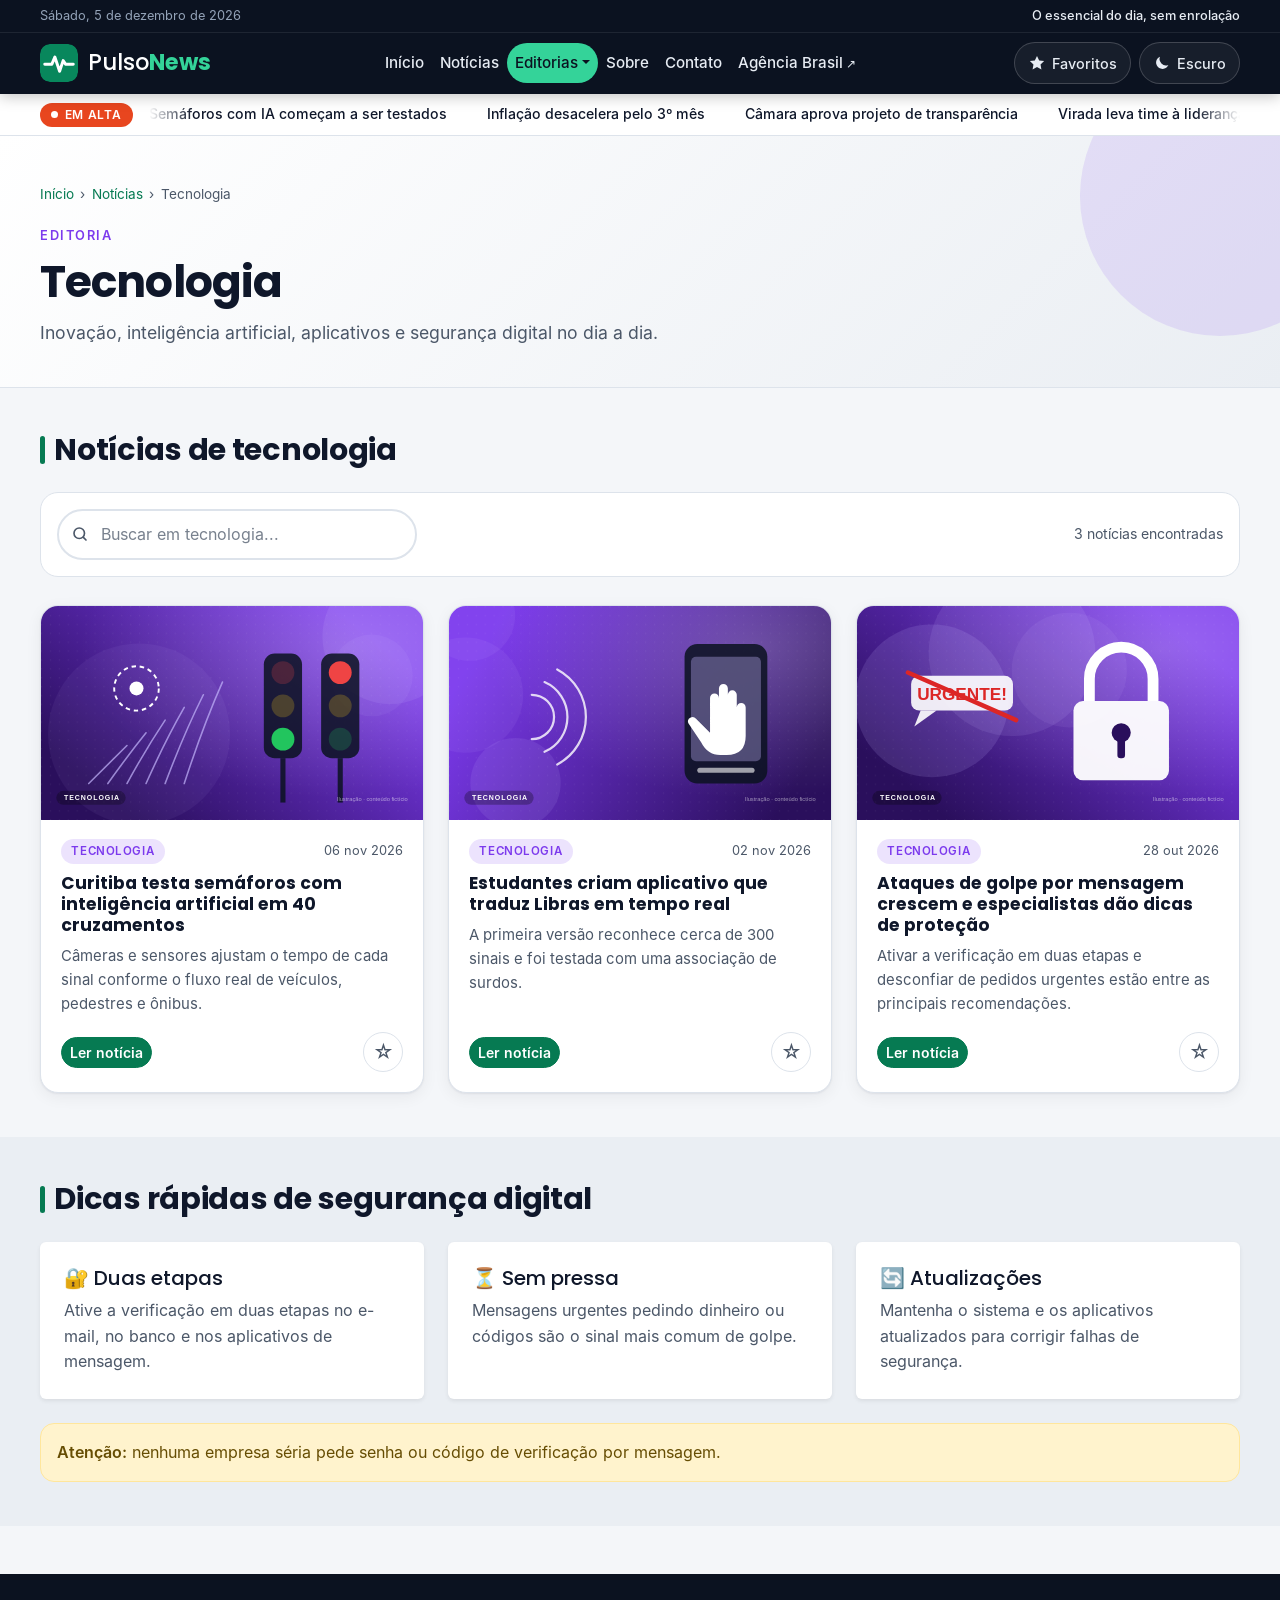
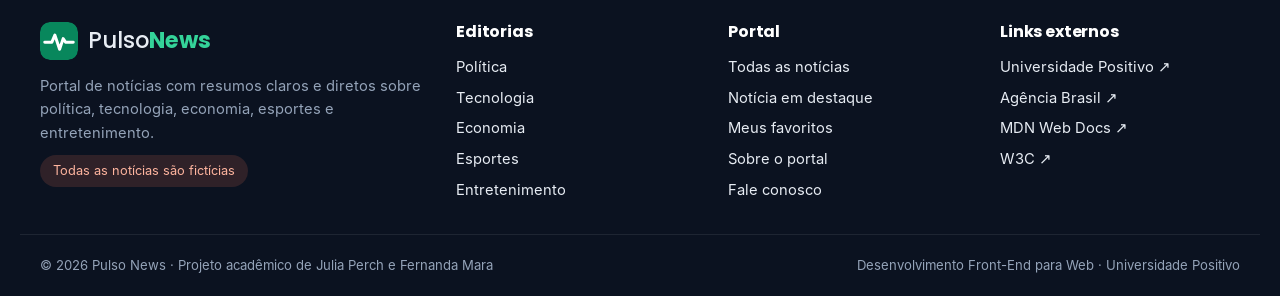
<file: tecnologia.html>
<!DOCTYPE html>
<html lang="pt-BR">
<head>
    <meta charset="UTF-8">
    <meta name="viewport" content="width=device-width, initial-scale=1.0">
    <meta name="description" content="Notícias de tecnologia do Pulso News.">
    <meta name="author" content="Julia Perch e Fernanda Mara">
    <title>Tecnologia | Pulso News</title>
    <link rel="icon" href="img/logo-pulso.svg" type="image/svg+xml">
    <link rel="stylesheet" href="lib/bootstrap/bootstrap.min.css">
    <link rel="stylesheet" href="css/temas.css">
    <link rel="stylesheet" href="css/style.css">
    <link rel="stylesheet" href="css/responsive.css">
    <script src="js/tema.js"></script>
</head>
<body data-framework="bootstrap" data-categoria="tecnologia" class="pagina-tecnologia">
    <a href="#conteudo" class="pular-conteudo">Pular para o conteúdo</a>

    <header class="cabecalho">
        <div class="faixa-topo">
            <div class="container-pulso faixa-topo-conteudo">
                <span id="data-hoje">Pulso News</span>
                <span class="slogan">O essencial do dia, sem enrolação</span>
            </div>
        </div>
        <nav class="navbar navbar-expand-lg navegacao" data-bs-theme="dark" aria-label="Menu principal">
            <div class="container-pulso navegacao-conteudo">
                <a class="navbar-brand marca" href="index.html">
                    <img src="img/logo-pulso.svg" alt="" class="marca-icone" width="38" height="38">
                    <span>Pulso<strong>News</strong></span>
                </a>
                <div class="acoes-cabecalho order-lg-last">
                    <a href="favoritos.html" class="btn-icone" aria-label="Notícias favoritas">
                        <svg viewBox="0 0 24 24" fill="currentColor" aria-hidden="true"><path d="M12 2.5l2.9 6 6.6.9-4.8 4.6 1.2 6.5L12 17.4l-5.9 3.1 1.2-6.5L2.5 9.4l6.6-.9z"/></svg>
                        <span class="rotulo-favoritos">Favoritos</span>
                        <span class="contador-favoritos" hidden>0</span>
                    </a>
                    <button type="button" id="btn-tema" class="btn-icone" aria-label="Ativar modo escuro">
                        <svg class="icone-lua" viewBox="0 0 24 24" fill="currentColor" aria-hidden="true"><path d="M20.5 14.6A8.5 8.5 0 0 1 9.4 3.5 8.5 8.5 0 1 0 20.5 14.6z"/></svg>
                        <svg class="icone-sol" viewBox="0 0 24 24" fill="none" stroke="currentColor" stroke-width="2" stroke-linecap="round" aria-hidden="true"><circle cx="12" cy="12" r="4.5"/><path d="M12 2v2M12 20v2M4.9 4.9l1.4 1.4M17.7 17.7l1.4 1.4M2 12h2M20 12h2M4.9 19.1l1.4-1.4M17.7 6.3l1.4-1.4"/></svg>
                        <span class="texto-tema">Escuro</span>
                    </button>
                    <button class="navbar-toggler" type="button" data-bs-toggle="collapse" data-bs-target="#menu-principal" aria-controls="menu-principal" aria-expanded="false" aria-label="Abrir menu">
                        <span class="navbar-toggler-icon"></span>
                    </button>
                </div>
                <div class="collapse navbar-collapse" id="menu-principal">
                    <ul class="navbar-nav">
                        <li class="nav-item"><a class="nav-link" href="index.html">Início</a></li>
                        <li class="nav-item"><a class="nav-link" href="noticias.html">Notícias</a></li>
                        <li class="nav-item dropdown">
                            <button class="nav-link dropdown-toggle" type="button" data-bs-toggle="dropdown" aria-expanded="false">Editorias</button>
                            <ul class="dropdown-menu">
                                <li><a class="dropdown-item" href="politica.html">Política</a></li>
                                <li><a class="dropdown-item" href="tecnologia.html">Tecnologia</a></li>
                                <li><a class="dropdown-item" href="economia.html">Economia</a></li>
                                <li><a class="dropdown-item" href="esportes.html">Esportes</a></li>
                                <li><a class="dropdown-item" href="entretenimento.html">Entretenimento</a></li>
                            </ul>
                        </li>
                        <li class="nav-item"><a class="nav-link" href="sobre.html">Sobre</a></li>
                        <li class="nav-item"><a class="nav-link" href="contato.html">Contato</a></li>
                        <li class="nav-item"><a class="nav-link link-externo" href="https://agenciabrasil.ebc.com.br/" target="_blank" rel="noopener noreferrer">Agência Brasil</a></li>
                    </ul>
                </div>
            </div>
        </nav>
    </header>

    <section class="em-alta" aria-label="Notícias em alta">
        <div class="container-pulso em-alta-conteudo">
            <span class="em-alta-rotulo">Em alta</span>
            <div class="em-alta-trilho">
                <ul class="em-alta-lista">
                    <li><a href="noticia-destaque.html?id=1">Semáforos com IA começam a ser testados</a></li>
                    <li><a href="noticia-destaque.html?id=2">Inflação desacelera pelo 3º mês</a></li>
                    <li><a href="noticia-destaque.html?id=4">Câmara aprova projeto de transparência</a></li>
                    <li><a href="noticia-destaque.html?id=3">Virada leva time à liderança da Série B</a></li>
                    <li><a href="noticia-destaque.html?id=6">App traduz Libras em tempo real</a></li>
                    <li><a href="noticia-destaque.html?id=11">Como se proteger de golpes por mensagem</a></li>
                </ul>
            </div>
        </div>
    </section>

    <main id="conteudo">
        <section class="cabecalho-pagina">
            <div class="container-pulso">
                <nav aria-label="Você está em">
                    <ol class="trilha-navegacao">
                        <li><a href="index.html">Início</a></li>
                        <li><a href="noticias.html">Notícias</a></li>
                        <li>Tecnologia</li>
                    </ol>
                </nav>
                <span class="sobretitulo">Editoria</span>
                <h1>Tecnologia</h1>
                <p>Inovação, inteligência artificial, aplicativos e segurança digital no dia a dia.</p>
            </div>
        </section>

        <section class="secao">
            <div class="container-pulso">
                <div class="titulo-secao">
                    <h2>Notícias de tecnologia</h2>
                </div>
                <div class="barra-filtros">
                    <label class="campo-busca-wrapper" for="campo-busca">
                        <span class="visually-hidden">Buscar notícias</span>
                        <svg viewBox="0 0 24 24" fill="none" stroke="currentColor" stroke-width="2.2" stroke-linecap="round" aria-hidden="true"><circle cx="11" cy="11" r="7"/><path d="M20 20l-3.5-3.5"/></svg>
                        <input type="search" id="campo-busca" class="form-control campo" placeholder="Buscar em tecnologia..." autocomplete="off">
                    </label>
                    <p id="contador-resultados" class="mb-0">Carregando notícias...</p>
                </div>
                <div id="lista-noticias" class="grade-noticias" aria-live="polite"></div>
            </div>
        </section>

        <section class="secao secao-alternada" aria-labelledby="titulo-dicas">
            <div class="container-pulso">
                <div class="titulo-secao">
                    <h2 id="titulo-dicas">Dicas rápidas de segurança digital</h2>
                </div>
                <div class="row row-cols-1 row-cols-md-3 g-4">
                    <div class="col">
                        <div class="card h-100 border-0 shadow-sm">
                            <div class="card-body p-4">
                                <h3 class="card-title h5">🔐 Duas etapas</h3>
                                <p class="card-text texto-suave">Ative a verificação em duas etapas no e-mail, no banco e nos aplicativos de mensagem.</p>
                            </div>
                        </div>
                    </div>
                    <div class="col">
                        <div class="card h-100 border-0 shadow-sm">
                            <div class="card-body p-4">
                                <h3 class="card-title h5">⏳ Sem pressa</h3>
                                <p class="card-text texto-suave">Mensagens urgentes pedindo dinheiro ou códigos são o sinal mais comum de golpe.</p>
                            </div>
                        </div>
                    </div>
                    <div class="col">
                        <div class="card h-100 border-0 shadow-sm">
                            <div class="card-body p-4">
                                <h3 class="card-title h5">🔄 Atualizações</h3>
                                <p class="card-text texto-suave">Mantenha o sistema e os aplicativos atualizados para corrigir falhas de segurança.</p>
                            </div>
                        </div>
                    </div>
                </div>
                <div class="alert alert-warning mt-4 mb-0" role="alert">
                    <strong>Atenção:</strong> nenhuma empresa séria pede senha ou código de verificação por mensagem.
                </div>
            </div>
        </section>
    </main>

    <footer class="rodape">
        <div class="container-pulso rodape-grade">
            <section>
                <a class="marca" href="index.html">
                    <img src="img/logo-pulso.svg" alt="" class="marca-icone" width="38" height="38">
                    <span>Pulso<strong>News</strong></span>
                </a>
                <p>Portal de notícias com resumos claros e diretos sobre política, tecnologia, economia, esportes e entretenimento.</p>
                <span class="aviso-ficticio">Todas as notícias são fictícias</span>
            </section>
            <nav aria-label="Editorias">
                <h2>Editorias</h2>
                <ul class="rodape-lista">
                    <li><a href="politica.html">Política</a></li>
                    <li><a href="tecnologia.html">Tecnologia</a></li>
                    <li><a href="economia.html">Economia</a></li>
                    <li><a href="esportes.html">Esportes</a></li>
                    <li><a href="entretenimento.html">Entretenimento</a></li>
                </ul>
            </nav>
            <nav aria-label="Portal">
                <h2>Portal</h2>
                <ul class="rodape-lista">
                    <li><a href="noticias.html">Todas as notícias</a></li>
                    <li><a href="noticia-destaque.html">Notícia em destaque</a></li>
                    <li><a href="favoritos.html">Meus favoritos</a></li>
                    <li><a href="sobre.html">Sobre o portal</a></li>
                    <li><a href="contato.html">Fale conosco</a></li>
                </ul>
            </nav>
            <section>
                <h2>Links externos</h2>
                <ul class="rodape-lista">
                    <li><a href="https://www.up.edu.br/" target="_blank" rel="noopener noreferrer">Universidade Positivo ↗</a></li>
                    <li><a href="https://agenciabrasil.ebc.com.br/" target="_blank" rel="noopener noreferrer">Agência Brasil ↗</a></li>
                    <li><a href="https://developer.mozilla.org/pt-BR/" target="_blank" rel="noopener noreferrer">MDN Web Docs ↗</a></li>
                    <li><a href="https://www.w3.org/" target="_blank" rel="noopener noreferrer">W3C ↗</a></li>
                </ul>
            </section>
        </div>
        <div class="container-pulso rodape-base">
            <p>© <span class="ano-atual">2026</span> Pulso News · Projeto acadêmico de Julia Perch e Fernanda Mara</p>
            <p>Desenvolvimento Front-End para Web · Universidade Positivo</p>
        </div>
    </footer>

    <button type="button" id="btn-topo" aria-label="Voltar ao topo">↑</button>

    <script src="lib/bootstrap/bootstrap.bundle.min.js"></script>
    <script src="js/noticias.js"></script>
    <script src="js/main.js"></script>
</body>
</html>
</file>
<file: css/temas.css>
:root {
    --cor-fundo: #f4f6f9;
    --cor-superficie: #ffffff;
    --cor-superficie-alt: #eaeef3;
    --cor-texto: #0f172a;
    --cor-texto-suave: #4b5768;
    --cor-borda: #dde3eb;
    --cor-primaria: #067a52;
    --cor-primaria-hover: #055e40;
    --cor-primaria-suave: #dff5ec;
    --cor-texto-sobre-primaria: #ffffff;
    --cor-destaque: #e8461f;
    --cor-cabecalho: #0b1220;
    --cor-cabecalho-texto: #e7ecf3;
    --cor-cabecalho-suave: #94a3b8;
    --cor-rodape: #0b1220;
    --cor-erro: #c62828;
    --cor-sucesso: #067a52;
    --sombra-card: 0 1px 2px rgba(15, 23, 42, 0.06), 0 4px 16px rgba(15, 23, 42, 0.06);
    --sombra-card-hover: 0 8px 28px rgba(15, 23, 42, 0.14);
    --cor-politica: #1d4ed8;
    --cor-tecnologia: #7c3aed;
    --cor-economia: #047857;
    --cor-esportes: #c2410c;
    --cor-entretenimento: #be123c;
    color-scheme: light;
}

[data-tema="escuro"] {
    --cor-fundo: #0a0e15;
    --cor-superficie: #131a25;
    --cor-superficie-alt: #1b2432;
    --cor-texto: #e6ebf2;
    --cor-texto-suave: #9aa6b8;
    --cor-borda: #263142;
    --cor-primaria: #34d399;
    --cor-primaria-hover: #6ee7b7;
    --cor-primaria-suave: #0f2e24;
    --cor-texto-sobre-primaria: #052118;
    --cor-destaque: #ff7a59;
    --cor-cabecalho: #05080d;
    --cor-cabecalho-texto: #e6ebf2;
    --cor-cabecalho-suave: #8b97a8;
    --cor-rodape: #05080d;
    --cor-erro: #ff8a80;
    --cor-sucesso: #34d399;
    --sombra-card: 0 1px 2px rgba(0, 0, 0, 0.4), 0 4px 16px rgba(0, 0, 0, 0.25);
    --sombra-card-hover: 0 10px 30px rgba(0, 0, 0, 0.55);
    --cor-politica: #93b4ff;
    --cor-tecnologia: #c4a8ff;
    --cor-economia: #5ee0b0;
    --cor-esportes: #ffad7a;
    --cor-entretenimento: #ff9db4;
    color-scheme: dark;
}

[data-tema] body {
    --bs-body-bg: var(--cor-fundo);
    --bs-body-color: var(--cor-texto);
    --bs-border-color: var(--cor-borda);
    --bs-secondary-color: var(--cor-texto-suave);
    --bs-link-color-rgb: 6, 122, 82;
}

[data-tema="escuro"] body {
    --bs-link-color-rgb: 52, 211, 153;
}
</file>
<file: css/style.css>
@font-face {
    font-family: "Poppins";
    src: url("../fonts/poppins-regular.woff2") format("woff2");
    font-weight: 400;
    font-display: swap;
}

@font-face {
    font-family: "Poppins";
    src: url("../fonts/poppins-medium.woff2") format("woff2");
    font-weight: 500;
    font-display: swap;
}

@font-face {
    font-family: "Poppins";
    src: url("../fonts/poppins-bold.woff2") format("woff2");
    font-weight: 700;
    font-display: swap;
}

@font-face {
    font-family: "Inter";
    src: url("../fonts/inter-regular.woff2") format("woff2");
    font-weight: 400;
    font-display: swap;
}

@font-face {
    font-family: "Inter";
    src: url("../fonts/inter-italic.woff2") format("woff2");
    font-weight: 400;
    font-style: italic;
    font-display: swap;
}

@font-face {
    font-family: "Inter";
    src: url("../fonts/inter-medium.woff2") format("woff2");
    font-weight: 500;
    font-display: swap;
}

@font-face {
    font-family: "Inter";
    src: url("../fonts/inter-semibold.woff2") format("woff2");
    font-weight: 600;
    font-display: swap;
}

*,
*::before,
*::after {
    box-sizing: border-box;
}

html {
    scroll-behavior: smooth;
    scroll-padding-top: 100px;
    -webkit-text-size-adjust: 100%;
}

body {
    margin: 0;
    font-family: "Inter", "Segoe UI", Arial, sans-serif;
    font-size: 1rem;
    line-height: 1.6;
    color: var(--cor-texto);
    background-color: var(--cor-fundo);
    transition: background-color 0.3s ease, color 0.3s ease;
    display: flex;
    flex-direction: column;
    min-height: 100vh;
}

main {
    flex: 1;
    display: block;
}

h1,
h2,
h3,
h4 {
    font-family: "Poppins", "Segoe UI", Arial, sans-serif;
    font-weight: 700;
    line-height: 1.2;
    color: var(--cor-texto);
    margin: 0 0 0.6rem;
}

h1 {
    font-size: clamp(1.8rem, 4vw, 2.75rem);
    letter-spacing: -0.02em;
}

h2 {
    font-size: clamp(1.4rem, 2.6vw, 1.9rem);
    letter-spacing: -0.01em;
}

h3 {
    font-size: 1.15rem;
}

p {
    margin: 0 0 1rem;
}

a {
    color: var(--cor-primaria);
    text-decoration: none;
    transition: color 0.2s ease;
}

a:hover {
    color: var(--cor-primaria-hover);
    text-decoration: underline;
}

img,
video {
    max-width: 100%;
    display: block;
}

ul {
    padding-left: 1.2rem;
}

button {
    font-family: inherit;
    cursor: pointer;
}

table {
    width: 100%;
    border-collapse: collapse;
}

th {
    text-align: left;
}

blockquote {
    margin: 0;
}

time {
    white-space: nowrap;
}

[hidden] {
    display: none !important;
}

:focus-visible {
    outline: 3px solid var(--cor-primaria);
    outline-offset: 2px;
}

.container-pulso {
    width: 100%;
    max-width: 1240px;
    margin-left: auto;
    margin-right: auto;
    padding-left: 1.25rem;
    padding-right: 1.25rem;
}

.pular-conteudo {
    position: absolute;
    left: 1rem;
    top: -60px;
    z-index: 2000;
    padding: 0.6rem 1rem;
    border-radius: 8px;
    background: var(--cor-primaria);
    color: var(--cor-texto-sobre-primaria);
    font-weight: 600;
}

.pular-conteudo:focus {
    top: 1rem;
}

.cabecalho {
    position: sticky;
    top: 0;
    z-index: 1000;
    background-color: var(--cor-cabecalho);
    box-shadow: 0 2px 14px rgba(0, 0, 0, 0.25);
}

.faixa-topo {
    font-size: 0.8rem;
    color: var(--cor-cabecalho-suave);
    border-bottom: 1px solid rgba(255, 255, 255, 0.08);
}

.faixa-topo-conteudo {
    display: flex;
    justify-content: space-between;
    align-items: center;
    gap: 1rem;
    padding-top: 0.35rem;
    padding-bottom: 0.35rem;
}

.slogan {
    color: var(--cor-cabecalho-texto);
    font-weight: 500;
}

.navegacao {
    --bs-navbar-color: var(--cor-cabecalho-texto);
    --bs-navbar-hover-color: #ffffff;
    --bs-navbar-active-color: #ffffff;
    --bs-navbar-brand-color: #ffffff;
    --bs-navbar-brand-hover-color: #ffffff;
    background-color: var(--cor-cabecalho);
    padding-top: 0.6rem;
    padding-bottom: 0.6rem;
}

.navegacao-conteudo {
    display: flex;
    align-items: center;
    flex-wrap: wrap;
    justify-content: space-between;
    gap: 0.5rem;
}

.marca {
    display: inline-flex;
    align-items: center;
    gap: 0.6rem;
    font-family: "Poppins", Arial, sans-serif;
    font-size: 1.4rem;
    font-weight: 500;
    color: #ffffff;
    margin-right: 1rem;
    padding: 0;
}

.marca:hover {
    color: #ffffff;
    text-decoration: none;
}

.marca strong {
    font-weight: 700;
    color: #34d399;
}

.marca-icone {
    width: 38px;
    height: 38px;
    border-radius: 10px;
    transition: transform 0.3s ease;
}

.marca:hover .marca-icone {
    transform: rotate(-8deg) scale(1.05);
}

.navegacao .nav-link,
.menu-link {
    position: relative;
    display: block;
    padding: 0.5rem 0.85rem;
    border-radius: 999px;
    color: var(--cor-cabecalho-texto);
    font-weight: 500;
    font-size: 0.95rem;
    background: none;
    border: 0;
    transition: background-color 0.2s ease, color 0.2s ease;
}

.navegacao .nav-link:hover,
.navegacao .nav-link:focus,
.menu-link:hover,
.menu-link:focus {
    color: #ffffff;
    background-color: rgba(255, 255, 255, 0.1);
    text-decoration: none;
}

.navegacao .nav-link.active,
.menu-link.ativo {
    color: #0b1220;
    background-color: #34d399;
}

.link-externo::after {
    content: " ↗";
    font-size: 0.8em;
}

.navegacao .dropdown-menu,
.submenu {
    background-color: #131a25;
    border: 1px solid rgba(255, 255, 255, 0.1);
    border-radius: 14px;
    padding: 0.5rem;
    box-shadow: 0 16px 40px rgba(0, 0, 0, 0.45);
}

.navegacao .dropdown-item,
.submenu-link {
    display: block;
    color: var(--cor-cabecalho-texto);
    border-radius: 10px;
    padding: 0.5rem 0.9rem;
    font-size: 0.95rem;
}

.navegacao .dropdown-item:hover,
.navegacao .dropdown-item:focus,
.submenu-link:hover,
.submenu-link:focus {
    background-color: rgba(52, 211, 153, 0.15);
    color: #ffffff;
    text-decoration: none;
}

.navegacao .dropdown-item.active,
.submenu-link.ativo {
    background-color: #34d399;
    color: #0b1220;
}

.acoes-cabecalho {
    display: flex;
    align-items: center;
    gap: 0.5rem;
}

.btn-icone {
    position: relative;
    display: inline-flex;
    align-items: center;
    justify-content: center;
    gap: 0.4rem;
    height: 42px;
    min-width: 42px;
    padding: 0 0.8rem;
    border-radius: 999px;
    border: 1px solid rgba(255, 255, 255, 0.18);
    background-color: rgba(255, 255, 255, 0.05);
    color: var(--cor-cabecalho-texto);
    font-size: 0.9rem;
    font-weight: 500;
    transition: background-color 0.2s ease, border-color 0.2s ease, transform 0.2s ease;
}

.btn-icone:hover {
    background-color: rgba(255, 255, 255, 0.14);
    border-color: #34d399;
    color: #ffffff;
    text-decoration: none;
    transform: translateY(-1px);
}

.btn-icone svg {
    width: 18px;
    height: 18px;
    flex-shrink: 0;
}

.contador-favoritos {
    display: inline-flex;
    align-items: center;
    justify-content: center;
    min-width: 20px;
    height: 20px;
    padding: 0 6px;
    border-radius: 999px;
    background-color: var(--cor-destaque);
    color: #ffffff;
    font-size: 0.72rem;
    font-weight: 700;
    line-height: 1;
}

.contador-favoritos[hidden] {
    display: none;
}

#btn-tema .icone-sol {
    display: none;
}

[data-tema="escuro"] #btn-tema .icone-sol {
    display: block;
}

[data-tema="escuro"] #btn-tema .icone-lua {
    display: none;
}

.navegacao .navbar-toggler {
    border: 1px solid rgba(255, 255, 255, 0.25);
    border-radius: 12px;
    padding: 0.4rem 0.6rem;
}

.navegacao .navbar-toggler:focus {
    box-shadow: 0 0 0 3px rgba(52, 211, 153, 0.45);
}

.botao-menu {
    display: none;
    flex-direction: column;
    justify-content: center;
    gap: 5px;
    width: 46px;
    height: 42px;
    padding: 0 11px;
    border-radius: 12px;
    border: 1px solid rgba(255, 255, 255, 0.25);
    background: transparent;
}

.botao-menu span {
    display: block;
    height: 2px;
    border-radius: 2px;
    background-color: var(--cor-cabecalho-texto);
    transition: transform 0.25s ease, opacity 0.25s ease;
}

.botao-menu[aria-expanded="true"] span:nth-child(1) {
    transform: translateY(7px) rotate(45deg);
}

.botao-menu[aria-expanded="true"] span:nth-child(2) {
    opacity: 0;
}

.botao-menu[aria-expanded="true"] span:nth-child(3) {
    transform: translateY(-7px) rotate(-45deg);
}

.menu {
    flex: 1;
    display: flex;
    justify-content: center;
}

.menu-lista {
    display: flex;
    align-items: center;
    gap: 0.15rem;
    list-style: none;
    margin: 0;
    padding: 0;
}

.menu-item {
    position: relative;
}

.submenu-botao::after {
    content: "";
    display: inline-block;
    margin-left: 0.4em;
    vertical-align: 0.2em;
    border-top: 0.35em solid currentColor;
    border-left: 0.3em solid transparent;
    border-right: 0.3em solid transparent;
}

.submenu {
    position: absolute;
    top: calc(100% + 6px);
    left: 0;
    min-width: 200px;
    list-style: none;
    margin: 0;
    opacity: 0;
    visibility: hidden;
    transform: translateY(-6px);
    transition: opacity 0.2s ease, transform 0.2s ease, visibility 0.2s;
}

.menu-item.submenu-aberto .submenu {
    opacity: 1;
    visibility: visible;
    transform: translateY(0);
}

.em-alta {
    background-color: var(--cor-superficie);
    border-bottom: 1px solid var(--cor-borda);
    font-size: 0.88rem;
}

.em-alta-conteudo {
    display: flex;
    align-items: center;
    gap: 1rem;
    overflow: hidden;
    padding-top: 0.55rem;
    padding-bottom: 0.55rem;
}

.em-alta-rotulo {
    flex-shrink: 0;
    display: inline-flex;
    align-items: center;
    gap: 0.4rem;
    padding: 0.15rem 0.7rem;
    border-radius: 999px;
    background-color: var(--cor-destaque);
    color: #ffffff;
    font-weight: 700;
    font-size: 0.75rem;
    letter-spacing: 0.06em;
    text-transform: uppercase;
}

.em-alta-rotulo::before {
    content: "";
    width: 7px;
    height: 7px;
    border-radius: 50%;
    background-color: #ffffff;
    animation: pulsar 1.4s ease-in-out infinite;
}

.em-alta-trilho {
    overflow: hidden;
    flex: 1;
    mask-image: linear-gradient(90deg, transparent, #000 4%, #000 96%, transparent);
}

.em-alta-lista {
    display: flex;
    gap: 2.5rem;
    width: max-content;
    list-style: none;
    margin: 0;
    padding: 0;
    animation: deslizar 40s linear infinite;
}

.em-alta-lista:hover {
    animation-play-state: paused;
}

.em-alta-lista a {
    color: var(--cor-texto);
    font-weight: 500;
}

.em-alta-lista a:hover {
    color: var(--cor-primaria);
}

.btn-primary {
    --bs-btn-bg: var(--cor-primaria);
    --bs-btn-border-color: var(--cor-primaria);
    --bs-btn-color: var(--cor-texto-sobre-primaria);
    --bs-btn-hover-bg: var(--cor-primaria-hover);
    --bs-btn-hover-border-color: var(--cor-primaria-hover);
    --bs-btn-hover-color: var(--cor-texto-sobre-primaria);
    --bs-btn-active-bg: var(--cor-primaria-hover);
    --bs-btn-active-border-color: var(--cor-primaria-hover);
    --bs-btn-active-color: var(--cor-texto-sobre-primaria);
    --bs-btn-disabled-bg: var(--cor-primaria);
    --bs-btn-disabled-border-color: var(--cor-primaria);
    --bs-btn-disabled-color: var(--cor-texto-sobre-primaria);
    --bs-btn-focus-shadow-rgb: 52, 211, 153;
}

.btn-outline-primary {
    --bs-btn-color: var(--cor-primaria);
    --bs-btn-border-color: var(--cor-primaria);
    --bs-btn-hover-bg: var(--cor-primaria);
    --bs-btn-hover-border-color: var(--cor-primaria);
    --bs-btn-hover-color: var(--cor-texto-sobre-primaria);
    --bs-btn-active-bg: var(--cor-primaria);
    --bs-btn-active-border-color: var(--cor-primaria);
    --bs-btn-active-color: var(--cor-texto-sobre-primaria);
    --bs-btn-focus-shadow-rgb: 52, 211, 153;
}

.btn,
.botao {
    border-radius: 999px;
    font-weight: 600;
    transition: transform 0.2s ease, background-color 0.2s ease, box-shadow 0.2s ease, color 0.2s ease;
}

.btn:hover,
.botao:hover {
    transform: translateY(-2px);
    text-decoration: none;
}

.btn-primary:hover,
.botao-primario:hover {
    box-shadow: 0 6px 18px rgba(8, 135, 92, 0.35);
}

.botao {
    display: inline-flex;
    align-items: center;
    justify-content: center;
    gap: 0.4rem;
    padding: 0.65rem 1.4rem;
    border: 2px solid transparent;
    font-size: 1rem;
    line-height: 1.2;
}

.botao-primario {
    background-color: var(--cor-primaria);
    border-color: var(--cor-primaria);
    color: var(--cor-texto-sobre-primaria);
}

.botao-primario:hover,
.botao-primario:focus {
    background-color: var(--cor-primaria-hover);
    border-color: var(--cor-primaria-hover);
    color: var(--cor-texto-sobre-primaria);
}

.botao-secundario {
    background-color: transparent;
    border-color: var(--cor-primaria);
    color: var(--cor-primaria);
}

.botao-secundario:hover,
.botao-secundario:focus {
    background-color: var(--cor-primaria);
    color: var(--cor-texto-sobre-primaria);
}

.botao-pequeno {
    padding: 0.35rem 0.9rem;
    font-size: 0.875rem;
}

.secao {
    padding-top: 2.75rem;
    padding-bottom: 2.75rem;
}

.secao-alternada {
    background-color: var(--cor-superficie-alt);
}

.titulo-secao {
    display: flex;
    align-items: center;
    justify-content: space-between;
    flex-wrap: wrap;
    gap: 0.75rem;
    margin-bottom: 1.5rem;
}

.titulo-secao h2 {
    position: relative;
    margin: 0;
    padding-left: 0.9rem;
}

.titulo-secao h2::before {
    content: "";
    position: absolute;
    left: 0;
    top: 0.15em;
    bottom: 0.15em;
    width: 5px;
    border-radius: 4px;
    background-color: var(--cor-primaria);
}

.titulo-secao a {
    font-weight: 600;
}

.texto-suave {
    color: var(--cor-texto-suave);
}

.cabecalho-pagina {
    position: relative;
    overflow: hidden;
    padding-top: 3rem;
    padding-bottom: 2.5rem;
    background: linear-gradient(135deg, var(--cor-superficie) 0%, var(--cor-superficie-alt) 100%);
    border-bottom: 1px solid var(--cor-borda);
}

.cabecalho-pagina::after {
    content: "";
    position: absolute;
    right: -80px;
    top: -80px;
    width: 280px;
    height: 280px;
    border-radius: 50%;
    background-color: var(--cor-tema-pagina, var(--cor-primaria));
    opacity: 0.12;
}

.cabecalho-pagina p {
    max-width: 680px;
    font-size: 1.1rem;
    color: var(--cor-texto-suave);
    margin: 0;
}

.sobretitulo {
    display: inline-block;
    margin-bottom: 0.6rem;
    font-size: 0.8rem;
    font-weight: 700;
    letter-spacing: 0.12em;
    text-transform: uppercase;
    color: var(--cor-tema-pagina, var(--cor-primaria));
}

.trilha-navegacao {
    display: flex;
    flex-wrap: wrap;
    gap: 0.4rem;
    list-style: none;
    padding: 0;
    margin: 0 0 1rem;
    font-size: 0.85rem;
    color: var(--cor-texto-suave);
}

.trilha-navegacao li + li::before {
    content: "›";
    margin-right: 0.4rem;
}

.pagina-politica {
    --cor-tema-pagina: var(--cor-politica);
}

.pagina-tecnologia {
    --cor-tema-pagina: var(--cor-tecnologia);
}

.pagina-economia {
    --cor-tema-pagina: var(--cor-economia);
}

.pagina-esportes {
    --cor-tema-pagina: var(--cor-esportes);
}

.pagina-entretenimento {
    --cor-tema-pagina: var(--cor-entretenimento);
}

.etiqueta {
    display: inline-block;
    padding: 0.2rem 0.65rem;
    border-radius: 999px;
    font-size: 0.72rem;
    font-weight: 700;
    letter-spacing: 0.05em;
    text-transform: uppercase;
    color: var(--cor-etiqueta, var(--cor-primaria));
    background-color: color-mix(in srgb, var(--cor-etiqueta, var(--cor-primaria)) 14%, transparent);
    transition: background-color 0.2s ease, color 0.2s ease;
}

.etiqueta:hover {
    color: var(--cor-superficie);
    background-color: var(--cor-etiqueta, var(--cor-primaria));
    text-decoration: none;
}

.etiqueta-politica {
    --cor-etiqueta: var(--cor-politica);
}

.etiqueta-tecnologia {
    --cor-etiqueta: var(--cor-tecnologia);
}

.etiqueta-economia {
    --cor-etiqueta: var(--cor-economia);
}

.etiqueta-esportes {
    --cor-etiqueta: var(--cor-esportes);
}

.etiqueta-entretenimento {
    --cor-etiqueta: var(--cor-entretenimento);
}

.grade-noticias {
    display: grid;
    grid-template-columns: repeat(auto-fill, minmax(320px, 1fr));
    gap: 1.5rem;
}

.card-noticia {
    display: flex;
    flex-direction: column;
    overflow: hidden;
    background-color: var(--cor-superficie);
    border: 1px solid var(--cor-borda);
    border-radius: 18px;
    box-shadow: var(--sombra-card);
    transition: transform 0.25s ease, box-shadow 0.25s ease, border-color 0.25s ease;
    animation: surgir 0.45s ease backwards;
}

.card-noticia:hover {
    transform: translateY(-6px);
    box-shadow: var(--sombra-card-hover);
    border-color: var(--cor-primaria);
}

.card-noticia-link-imagem {
    display: block;
    overflow: hidden;
}

.card-noticia-imagem {
    width: 100%;
    aspect-ratio: 16 / 9;
    object-fit: cover;
    transition: transform 0.5s ease;
}

.card-noticia:hover .card-noticia-imagem {
    transform: scale(1.06);
}

.card-noticia-corpo {
    display: flex;
    flex-direction: column;
    flex: 1;
    gap: 0.6rem;
    padding: 1.15rem 1.25rem 1.25rem;
}

.card-noticia-meta {
    display: flex;
    align-items: center;
    justify-content: space-between;
    gap: 0.5rem;
    font-size: 0.8rem;
    color: var(--cor-texto-suave);
}

.card-noticia-titulo {
    font-size: 1.08rem;
    margin: 0;
}

.card-noticia-resumo {
    color: var(--cor-texto-suave);
    font-size: 0.93rem;
    margin: 0;
    flex: 1;
}

.card-noticia-rodape {
    display: flex;
    align-items: center;
    justify-content: space-between;
    gap: 0.75rem;
    margin-top: 0.4rem;
}

.botao-favorito {
    width: 40px;
    height: 40px;
    border-radius: 50%;
    border: 1px solid var(--cor-borda);
    background-color: var(--cor-superficie);
    color: var(--cor-texto-suave);
    font-size: 1.25rem;
    line-height: 1;
    transition: transform 0.2s ease, color 0.2s ease, border-color 0.2s ease, background-color 0.2s ease;
}

.botao-favorito:hover {
    transform: scale(1.12);
    color: #f59e0b;
    border-color: #f59e0b;
}

.botao-favorito.ativo {
    color: #f59e0b;
    border-color: #f59e0b;
    background-color: color-mix(in srgb, #f59e0b 14%, transparent);
}

.mensagem-vazia {
    grid-column: 1 / -1;
    padding: 2.5rem 1.5rem;
    text-align: center;
    border: 2px dashed var(--cor-borda);
    border-radius: 18px;
    color: var(--cor-texto-suave);
    background-color: var(--cor-superficie);
    margin: 0;
}

.barra-filtros {
    display: flex;
    flex-wrap: wrap;
    align-items: center;
    justify-content: space-between;
    gap: 1rem;
    margin-bottom: 1.75rem;
    padding: 1rem;
    border-radius: 18px;
    background-color: var(--cor-superficie);
    border: 1px solid var(--cor-borda);
}

.grupo-filtros {
    display: flex;
    flex-wrap: wrap;
    gap: 0.5rem;
}

.filtro-categoria {
    padding: 0.4rem 1rem;
    border-radius: 999px;
    border: 1px solid var(--cor-borda);
    background-color: var(--cor-superficie);
    color: var(--cor-texto);
    font-size: 0.9rem;
    font-weight: 500;
    transition: background-color 0.2s ease, color 0.2s ease, border-color 0.2s ease;
}

.filtro-categoria:hover {
    border-color: var(--cor-primaria);
    color: var(--cor-primaria);
}

.filtro-categoria.active {
    background-color: var(--cor-primaria);
    border-color: var(--cor-primaria);
    color: var(--cor-texto-sobre-primaria);
}

.campo-busca-wrapper {
    position: relative;
    flex: 1;
    min-width: 220px;
    max-width: 360px;
}

.campo-busca-wrapper svg {
    position: absolute;
    left: 0.9rem;
    top: 50%;
    width: 18px;
    height: 18px;
    transform: translateY(-50%);
    color: var(--cor-texto-suave);
    pointer-events: none;
}

.campo-busca-wrapper .campo {
    padding-left: 2.6rem;
    border-radius: 999px;
}

#contador-resultados {
    font-size: 0.88rem;
    color: var(--cor-texto-suave);
    margin-bottom: 1rem;
}

.campo {
    display: block;
    width: 100%;
    padding: 0.7rem 1rem;
    font-family: inherit;
    font-size: 1rem;
    color: var(--cor-texto);
    background-color: var(--cor-superficie);
    border: 2px solid var(--cor-borda);
    border-radius: 12px;
    transition: border-color 0.2s ease, box-shadow 0.2s ease, background-color 0.2s ease;
}

.campo::placeholder {
    color: var(--cor-texto-suave);
    opacity: 0.75;
}

.campo:hover {
    border-color: var(--cor-texto-suave);
}

.campo:focus {
    outline: none;
    border-color: var(--cor-primaria);
    box-shadow: 0 0 0 4px color-mix(in srgb, var(--cor-primaria) 22%, transparent);
    background-color: var(--cor-superficie);
    color: var(--cor-texto);
}

input.campo:invalid:not(:placeholder-shown),
textarea.campo:invalid:not(:placeholder-shown),
.foi-enviado .campo:invalid {
    border-color: var(--cor-erro);
    background-color: color-mix(in srgb, var(--cor-erro) 6%, var(--cor-superficie));
}

input.campo:invalid:not(:placeholder-shown):focus,
textarea.campo:invalid:not(:placeholder-shown):focus,
.foi-enviado .campo:invalid:focus {
    box-shadow: 0 0 0 4px color-mix(in srgb, var(--cor-erro) 22%, transparent);
}

.campo:valid:not(:placeholder-shown) {
    border-color: var(--cor-sucesso);
}

select.campo {
    appearance: none;
    padding-right: 2.5rem;
    background-image: linear-gradient(45deg, transparent 50%, var(--cor-texto-suave) 50%), linear-gradient(135deg, var(--cor-texto-suave) 50%, transparent 50%);
    background-position: calc(100% - 20px) 55%, calc(100% - 14px) 55%;
    background-size: 6px 6px;
    background-repeat: no-repeat;
}

.foi-enviado select.campo:invalid {
    border-color: var(--cor-erro);
}

textarea.campo {
    min-height: 150px;
    resize: vertical;
}

.rotulo {
    display: block;
    margin-bottom: 0.4rem;
    font-weight: 600;
    font-size: 0.95rem;
    color: var(--cor-texto);
}

.obrigatorio {
    color: var(--cor-erro);
}

.dica-campo {
    display: block;
    margin-top: 0.35rem;
    font-size: 0.82rem;
    color: var(--cor-texto-suave);
}

.mensagem-erro {
    display: none;
    margin-top: 0.35rem;
    font-size: 0.82rem;
    font-weight: 500;
    color: var(--cor-erro);
}

input.campo:invalid:not(:placeholder-shown) ~ .mensagem-erro,
textarea.campo:invalid:not(:placeholder-shown) ~ .mensagem-erro,
.foi-enviado .campo:invalid ~ .mensagem-erro {
    display: block;
}

.foi-enviado .form-check-input:invalid {
    border-color: var(--cor-erro);
    box-shadow: 0 0 0 3px color-mix(in srgb, var(--cor-erro) 22%, transparent);
}

.foi-enviado .form-check-input:invalid ~ .form-check-label {
    color: var(--cor-erro);
}

.caixa {
    background-color: var(--cor-superficie);
    border: 1px solid var(--cor-borda);
    border-radius: 20px;
    padding: 1.75rem;
    box-shadow: var(--sombra-card);
}

.tabela-wrapper {
    overflow-x: auto;
    border-radius: 16px;
    border: 1px solid var(--cor-borda);
    background-color: var(--cor-superficie);
}

.tabela-dados {
    min-width: 560px;
    margin: 0;
    font-size: 0.95rem;
}

.tabela-dados caption {
    caption-side: top;
    padding: 1rem 1.25rem 0.5rem;
    font-weight: 600;
    color: var(--cor-texto);
    text-align: left;
}

.tabela-dados thead th {
    background-color: var(--cor-cabecalho);
    color: #ffffff;
    font-family: "Poppins", Arial, sans-serif;
    font-weight: 500;
    font-size: 0.85rem;
    letter-spacing: 0.03em;
    padding: 0.85rem 1.25rem;
    border: 0;
}

.tabela-dados td {
    padding: 0.8rem 1.25rem;
    border-bottom: 1px solid var(--cor-borda);
    color: var(--cor-texto);
    background-color: transparent;
}

.tabela-dados tbody tr {
    transition: background-color 0.2s ease;
}

.tabela-dados tbody tr:hover {
    background-color: var(--cor-primaria-suave);
}

.tabela-dados tbody tr:last-child td {
    border-bottom: 0;
}

.variacao-alta {
    color: var(--cor-economia);
    font-weight: 600;
}

.variacao-baixa {
    color: var(--cor-erro);
    font-weight: 600;
}

.fonte-tabela {
    font-size: 0.8rem;
    color: var(--cor-texto-suave);
    margin-top: 0.75rem;
}

.midia-video {
    width: 100%;
    border-radius: 18px;
    background-color: #000000;
    box-shadow: var(--sombra-card-hover);
    aspect-ratio: 16 / 9;
}

.player-audio {
    width: 100%;
    margin-top: 0.75rem;
}

.cartao-audio {
    display: flex;
    align-items: center;
    gap: 1rem;
    flex-wrap: wrap;
    padding: 1.25rem;
    border-radius: 18px;
    background: linear-gradient(135deg, var(--cor-cabecalho), #10372a);
    color: #ffffff;
}

.cartao-audio h2,
.cartao-audio h3 {
    color: #ffffff;
    font-size: 1.1rem;
    margin: 0;
}

.cartao-audio p {
    margin: 0;
    color: #c7d2de;
    font-size: 0.88rem;
}

.cartao-audio-icone {
    display: grid;
    place-items: center;
    width: 54px;
    height: 54px;
    border-radius: 50%;
    background-color: #34d399;
    color: #052118;
    font-size: 1.5rem;
    flex-shrink: 0;
}

.cartao-audio-texto {
    flex: 1;
    min-width: 200px;
}

.cartao-audio .player-audio {
    flex-basis: 100%;
}

.rodape {
    margin-top: 3rem;
    background-color: var(--cor-rodape);
    color: var(--cor-cabecalho-suave);
    font-size: 0.92rem;
}

.rodape-grade {
    display: grid;
    grid-template-columns: 1.6fr 1fr 1fr 1fr;
    gap: 2rem;
    padding-top: 3rem;
    padding-bottom: 2rem;
}

.rodape h2 {
    color: #ffffff;
    font-size: 1rem;
    margin-bottom: 0.9rem;
}

.rodape p {
    margin-bottom: 0.6rem;
}

.rodape-lista {
    list-style: none;
    padding: 0;
    margin: 0;
    display: flex;
    flex-direction: column;
    gap: 0.45rem;
}

.rodape a {
    color: var(--cor-cabecalho-texto);
}

.rodape a:hover {
    color: #34d399;
}

.rodape .marca {
    margin-bottom: 0.9rem;
}

.rodape-base {
    display: flex;
    flex-wrap: wrap;
    justify-content: space-between;
    gap: 0.75rem;
    padding-top: 1.25rem;
    padding-bottom: 1.25rem;
    border-top: 1px solid rgba(255, 255, 255, 0.08);
    font-size: 0.82rem;
}

.rodape-base p {
    margin: 0;
}

.aviso-ficticio {
    display: inline-flex;
    align-items: center;
    gap: 0.4rem;
    padding: 0.35rem 0.8rem;
    border-radius: 999px;
    background-color: rgba(255, 122, 89, 0.15);
    color: #ffb59f;
    font-size: 0.8rem;
}

.aviso-flutuante {
    position: fixed;
    left: 50%;
    bottom: 1.5rem;
    z-index: 3000;
    padding: 0.8rem 1.3rem;
    border-radius: 999px;
    background-color: var(--cor-cabecalho);
    color: #ffffff;
    font-weight: 500;
    box-shadow: 0 10px 30px rgba(0, 0, 0, 0.35);
    transform: translate(-50%, 150%);
    opacity: 0;
    transition: transform 0.3s ease, opacity 0.3s ease;
    pointer-events: none;
}

.aviso-flutuante.visivel {
    transform: translate(-50%, 0);
    opacity: 1;
}

#btn-topo {
    position: fixed;
    right: 1.25rem;
    bottom: 1.25rem;
    z-index: 900;
    width: 48px;
    height: 48px;
    border-radius: 50%;
    border: 0;
    background-color: var(--cor-primaria);
    color: var(--cor-texto-sobre-primaria);
    font-size: 1.3rem;
    box-shadow: 0 8px 24px rgba(0, 0, 0, 0.25);
    opacity: 0;
    visibility: hidden;
    transform: translateY(16px);
    transition: opacity 0.25s ease, transform 0.25s ease, visibility 0.25s;
}

#btn-topo.visivel {
    opacity: 1;
    visibility: visible;
    transform: translateY(0);
}

#btn-topo:hover {
    background-color: var(--cor-primaria-hover);
}

.card {
    --bs-card-bg: var(--cor-superficie);
    --bs-card-border-color: var(--cor-borda);
    --bs-card-color: var(--cor-texto);
    --bs-card-title-color: var(--cor-texto);
}

.list-group {
    --bs-list-group-bg: var(--cor-superficie);
    --bs-list-group-border-color: var(--cor-borda);
    --bs-list-group-color: var(--cor-texto);
}

.alert {
    border-radius: 14px;
}

.form-label {
    font-weight: 600;
}

.form-control,
.form-select {
    background-color: var(--cor-superficie);
    color: var(--cor-texto);
    border: 2px solid var(--cor-borda);
    border-radius: 12px;
}

.form-control:hover,
.form-select:hover {
    border-color: var(--cor-texto-suave);
}

.form-control:focus,
.form-select:focus {
    border-color: var(--cor-primaria);
    box-shadow: 0 0 0 4px color-mix(in srgb, var(--cor-primaria) 22%, transparent);
    background-color: var(--cor-superficie);
    color: var(--cor-texto);
}

input.form-control:invalid:not(:placeholder-shown) {
    border-color: var(--cor-erro);
}

#barra-progresso {
    position: fixed;
    top: 0;
    left: 0;
    z-index: 1100;
    width: 0;
    height: 4px;
    background: linear-gradient(90deg, var(--cor-primaria), var(--cor-destaque));
    transition: width 0.1s linear;
}

.layout-artigo {
    display: grid;
    grid-template-columns: minmax(0, 1fr) 320px;
    gap: 2.5rem;
    align-items: start;
}

.artigo-cabecalho {
    margin-bottom: 1.5rem;
}

.artigo-cabecalho h1 {
    margin-top: 0.75rem;
}

.artigo-subtitulo {
    font-size: 1.2rem;
    color: var(--cor-texto-suave);
    margin-bottom: 1.25rem;
}

.artigo-meta {
    display: flex;
    flex-wrap: wrap;
    align-items: center;
    gap: 0.4rem 1.25rem;
    padding: 0.9rem 0;
    border-top: 1px solid var(--cor-borda);
    border-bottom: 1px solid var(--cor-borda);
    font-size: 0.9rem;
    color: var(--cor-texto-suave);
}

.artigo-meta strong {
    color: var(--cor-texto);
}

.artigo-figura {
    margin: 0 0 1.75rem;
}

.artigo-figura img {
    width: 100%;
    border-radius: 20px;
    aspect-ratio: 16 / 9;
    object-fit: cover;
}

.artigo-figura figcaption {
    margin-top: 0.5rem;
    font-size: 0.82rem;
    color: var(--cor-texto-suave);
}

.controles-leitura {
    display: flex;
    flex-wrap: wrap;
    align-items: center;
    gap: 0.5rem;
    margin-bottom: 1.5rem;
}

.controles-leitura span {
    font-size: 0.85rem;
    color: var(--cor-texto-suave);
    margin-right: 0.25rem;
}

.botao-leitura {
    min-width: 42px;
    height: 42px;
    padding: 0 0.8rem;
    border-radius: 999px;
    border: 1px solid var(--cor-borda);
    background-color: var(--cor-superficie);
    color: var(--cor-texto);
    font-weight: 600;
    transition: border-color 0.2s ease, color 0.2s ease, transform 0.2s ease;
}

.botao-leitura:hover {
    border-color: var(--cor-primaria);
    color: var(--cor-primaria);
    transform: translateY(-1px);
}

.controles-leitura .botao-favorito {
    margin-left: auto;
}

.artigo-corpo {
    font-size: var(--tamanho-fonte-artigo, 1.1rem);
    line-height: 1.8;
}

.artigo-corpo p {
    margin-bottom: 1.3em;
}

.artigo-corpo p:first-child::first-letter {
    float: left;
    font-family: "Poppins", Arial, sans-serif;
    font-size: 3.4em;
    font-weight: 700;
    line-height: 0.9;
    padding: 0.08em 0.12em 0 0;
    color: var(--cor-primaria);
}

.citacao {
    margin: 2rem 0;
    padding: 1.25rem 1.5rem;
    border-left: 5px solid var(--cor-primaria);
    border-radius: 0 16px 16px 0;
    background-color: var(--cor-primaria-suave);
    font-family: "Poppins", Arial, sans-serif;
    font-size: 1.2em;
    font-weight: 500;
    color: var(--cor-texto);
}

.citacao::before {
    content: "“";
    display: block;
    font-size: 2.5em;
    line-height: 0.6;
    color: var(--cor-primaria);
}

.navegacao-artigos {
    display: flex;
    justify-content: space-between;
    gap: 1rem;
    margin-top: 2.5rem;
}

.navegacao-artigos a {
    flex: 1;
    display: flex;
    flex-direction: column;
    gap: 0.25rem;
    padding: 1rem 1.25rem;
    border-radius: 16px;
    border: 1px solid var(--cor-borda);
    background-color: var(--cor-superficie);
    color: var(--cor-texto);
    transition: border-color 0.2s ease, transform 0.2s ease;
}

.navegacao-artigos a:hover {
    border-color: var(--cor-primaria);
    transform: translateY(-3px);
    text-decoration: none;
}

.navegacao-artigos small {
    color: var(--cor-primaria);
    font-weight: 600;
}

.navegacao-artigos span {
    font-weight: 600;
    font-size: 0.95rem;
}

#link-proxima {
    text-align: right;
}

.lateral {
    position: sticky;
    top: 110px;
    display: flex;
    flex-direction: column;
    gap: 1.5rem;
}

.lateral-bloco h2 {
    font-size: 1.05rem;
    margin-bottom: 0.9rem;
}

.lateral .grade-noticias {
    grid-template-columns: 1fr;
    gap: 1rem;
}

.lateral .card-noticia-resumo {
    display: none;
}

.aviso-artigo {
    margin-top: 2rem;
    padding: 1rem 1.25rem;
    border-radius: 14px;
    border: 1px dashed var(--cor-borda);
    font-size: 0.88rem;
    color: var(--cor-texto-suave);
}

.intro-sobre {
    display: grid;
    grid-template-columns: 1.2fr 1fr;
    gap: 2.5rem;
    align-items: center;
}

.numeros {
    display: grid;
    grid-template-columns: repeat(2, 1fr);
    gap: 1rem;
}

.numero {
    padding: 1.4rem;
    border-radius: 18px;
    background-color: var(--cor-superficie);
    border: 1px solid var(--cor-borda);
    transition: transform 0.2s ease, border-color 0.2s ease;
}

.numero:hover {
    transform: translateY(-4px);
    border-color: var(--cor-primaria);
}

.numero strong {
    display: block;
    font-family: "Poppins", Arial, sans-serif;
    font-size: 2rem;
    color: var(--cor-primaria);
    line-height: 1.1;
}

.numero span {
    font-size: 0.9rem;
    color: var(--cor-texto-suave);
}

.valores {
    display: grid;
    grid-template-columns: repeat(auto-fit, minmax(220px, 1fr));
    gap: 1.25rem;
}

.valor {
    padding: 1.5rem;
    border-radius: 18px;
    background-color: var(--cor-superficie);
    border: 1px solid var(--cor-borda);
    transition: transform 0.25s ease, box-shadow 0.25s ease;
}

.valor:hover {
    transform: translateY(-5px);
    box-shadow: var(--sombra-card-hover);
}

.valor-icone {
    display: grid;
    place-items: center;
    width: 48px;
    height: 48px;
    margin-bottom: 0.9rem;
    border-radius: 14px;
    background-color: var(--cor-primaria-suave);
    color: var(--cor-primaria);
    font-size: 1.4rem;
}

.valor p {
    margin: 0;
    color: var(--cor-texto-suave);
    font-size: 0.95rem;
}

.galeria {
    display: grid;
    grid-template-columns: repeat(4, 1fr);
    grid-auto-rows: 180px;
    gap: 1rem;
}

.galeria-item {
    position: relative;
    overflow: hidden;
    margin: 0;
    border-radius: 18px;
}

.galeria-item img {
    width: 100%;
    height: 100%;
    object-fit: cover;
    transition: transform 0.5s ease;
}

.galeria-item:hover img {
    transform: scale(1.08);
}

.galeria-item figcaption {
    position: absolute;
    left: 0;
    right: 0;
    bottom: 0;
    padding: 1.5rem 1rem 0.75rem;
    background: linear-gradient(0deg, rgba(0, 0, 0, 0.75), transparent);
    color: #ffffff;
    font-weight: 600;
    font-size: 0.9rem;
}

.galeria-item:nth-child(1) {
    grid-column: span 2;
    grid-row: span 2;
}

.galeria-item:nth-child(4) {
    grid-column: span 2;
}

.equipe {
    display: flex;
    flex-wrap: wrap;
    gap: 1.5rem;
}

.membro {
    flex: 1 1 280px;
    display: flex;
    align-items: center;
    gap: 1.25rem;
    padding: 1.5rem;
    border-radius: 20px;
    background-color: var(--cor-superficie);
    border: 1px solid var(--cor-borda);
}

.membro img {
    width: 84px;
    height: 84px;
    border-radius: 50%;
}

.membro h3 {
    margin-bottom: 0.2rem;
}

.membro p {
    margin: 0;
    font-size: 0.92rem;
    color: var(--cor-texto-suave);
}

.faq {
    display: flex;
    flex-direction: column;
    gap: 0.75rem;
}

.faq-item {
    border-radius: 16px;
    border: 1px solid var(--cor-borda);
    background-color: var(--cor-superficie);
    overflow: hidden;
}

.faq-pergunta {
    display: flex;
    justify-content: space-between;
    align-items: center;
    gap: 1rem;
    width: 100%;
    padding: 1.1rem 1.25rem;
    border: 0;
    background: none;
    color: var(--cor-texto);
    font-size: 1rem;
    font-weight: 600;
    text-align: left;
}

.faq-pergunta:hover {
    color: var(--cor-primaria);
}

.faq-pergunta::after {
    content: "+";
    font-size: 1.5rem;
    line-height: 1;
    color: var(--cor-primaria);
    transition: transform 0.25s ease;
}

.faq-item.aberta .faq-pergunta::after {
    transform: rotate(45deg);
}

.faq-resposta {
    display: none;
    padding: 0 1.25rem 1.15rem;
    color: var(--cor-texto-suave);
}

.faq-item.aberta .faq-resposta {
    display: block;
    animation: surgir 0.3s ease;
}

.faq-resposta p {
    margin: 0;
}

@keyframes surgir {
    from {
        opacity: 0;
        transform: translateY(14px);
    }
    to {
        opacity: 1;
        transform: translateY(0);
    }
}

@keyframes deslizar {
    from {
        transform: translateX(0);
    }
    to {
        transform: translateX(-50%);
    }
}

@keyframes pulsar {
    0%,
    100% {
        opacity: 1;
    }
    50% {
        opacity: 0.3;
    }
}

@media (prefers-reduced-motion: reduce) {
    *,
    *::before,
    *::after {
        animation-duration: 0.01ms !important;
        animation-iteration-count: 1 !important;
        transition-duration: 0.01ms !important;
        scroll-behavior: auto !important;
    }
}
</file>
<file: css/responsive.css>
@media (min-width: 992px) {
    .navegacao .navbar-collapse {
        flex-grow: 1;
    }

    .navegacao .navbar-nav {
        margin-left: auto;
        margin-right: auto;
    }

    .menu-item:hover .submenu {
        opacity: 1;
        visibility: visible;
        transform: translateY(0);
    }

    .submenu::before {
        content: "";
        position: absolute;
        left: 0;
        right: 0;
        top: -10px;
        height: 10px;
    }
}

@media (max-width: 1100px) {
    .navegacao .nav-link,
    .menu-link {
        padding-left: 0.65rem;
        padding-right: 0.65rem;
        font-size: 0.9rem;
    }

    .texto-tema {
        display: none;
    }
}

@media (max-width: 991.98px) {
    .navegacao .navbar-collapse {
        order: 3;
        flex-basis: 100%;
    }

    .navegacao .navbar-nav {
        padding: 0.75rem 0 0.5rem;
        gap: 0.2rem;
    }

    .navegacao .dropdown-menu {
        margin-bottom: 0.5rem;
    }

    .botao-menu {
        display: flex;
    }

    .menu {
        order: 3;
        flex-basis: 100%;
        display: none;
    }

    .menu.aberto {
        display: block;
    }

    .menu-lista {
        flex-direction: column;
        align-items: stretch;
        gap: 0.2rem;
        padding: 0.75rem 0 0.5rem;
    }

    .menu-link {
        width: 100%;
        text-align: left;
    }

    .submenu {
        position: static;
        display: none;
        margin-top: 0.25rem;
        opacity: 1;
        visibility: visible;
        transform: none;
    }

    .menu-item.submenu-aberto .submenu {
        display: block;
    }

    .layout-artigo {
        grid-template-columns: 1fr;
    }

    .lateral {
        position: static;
    }

    .lateral .grade-noticias {
        grid-template-columns: repeat(auto-fill, minmax(260px, 1fr));
    }

    .lateral .card-noticia-resumo {
        display: block;
    }

    .intro-sobre {
        grid-template-columns: 1fr;
    }

    .rodape-grade {
        grid-template-columns: 1fr 1fr;
    }

    .galeria {
        grid-template-columns: repeat(2, 1fr);
    }

    .galeria-item:nth-child(4) {
        grid-column: span 1;
    }
}

@media (max-width: 576px) {
    body {
        font-size: 0.97rem;
    }

    .container-pulso {
        padding-left: 1rem;
        padding-right: 1rem;
    }

    .faixa-topo-conteudo {
        justify-content: center;
    }

    .faixa-topo .slogan {
        display: none;
    }

    .marca {
        font-size: 1.2rem;
        margin-right: 0;
    }

    .marca-icone {
        width: 34px;
        height: 34px;
    }

    .btn-icone {
        padding: 0 0.6rem;
    }

    .rotulo-favoritos {
        display: none;
    }

    .secao {
        padding-top: 2rem;
        padding-bottom: 2rem;
    }

    .grade-noticias {
        grid-template-columns: 1fr;
    }

    .barra-filtros {
        flex-direction: column;
        align-items: stretch;
    }

    .grupo-filtros {
        max-width: 100%;
        flex-wrap: nowrap;
        overflow-x: auto;
        padding-bottom: 0.25rem;
    }

    .filtro-categoria {
        flex-shrink: 0;
    }

    .campo-busca-wrapper {
        max-width: none;
    }

    .caixa {
        padding: 1.25rem;
    }

    .navegacao-artigos {
        flex-direction: column;
    }

    #link-proxima {
        text-align: left;
    }

    .numeros {
        grid-template-columns: 1fr 1fr;
    }

    .galeria {
        grid-template-columns: 1fr;
        grid-auto-rows: 200px;
    }

    .galeria-item:nth-child(1) {
        grid-column: span 1;
        grid-row: span 1;
    }

    .rodape-grade {
        grid-template-columns: 1fr;
        gap: 1.5rem;
    }

    .rodape-base {
        flex-direction: column;
        text-align: center;
        align-items: center;
    }

    .em-alta-rotulo {
        font-size: 0.68rem;
    }
}
</file>
